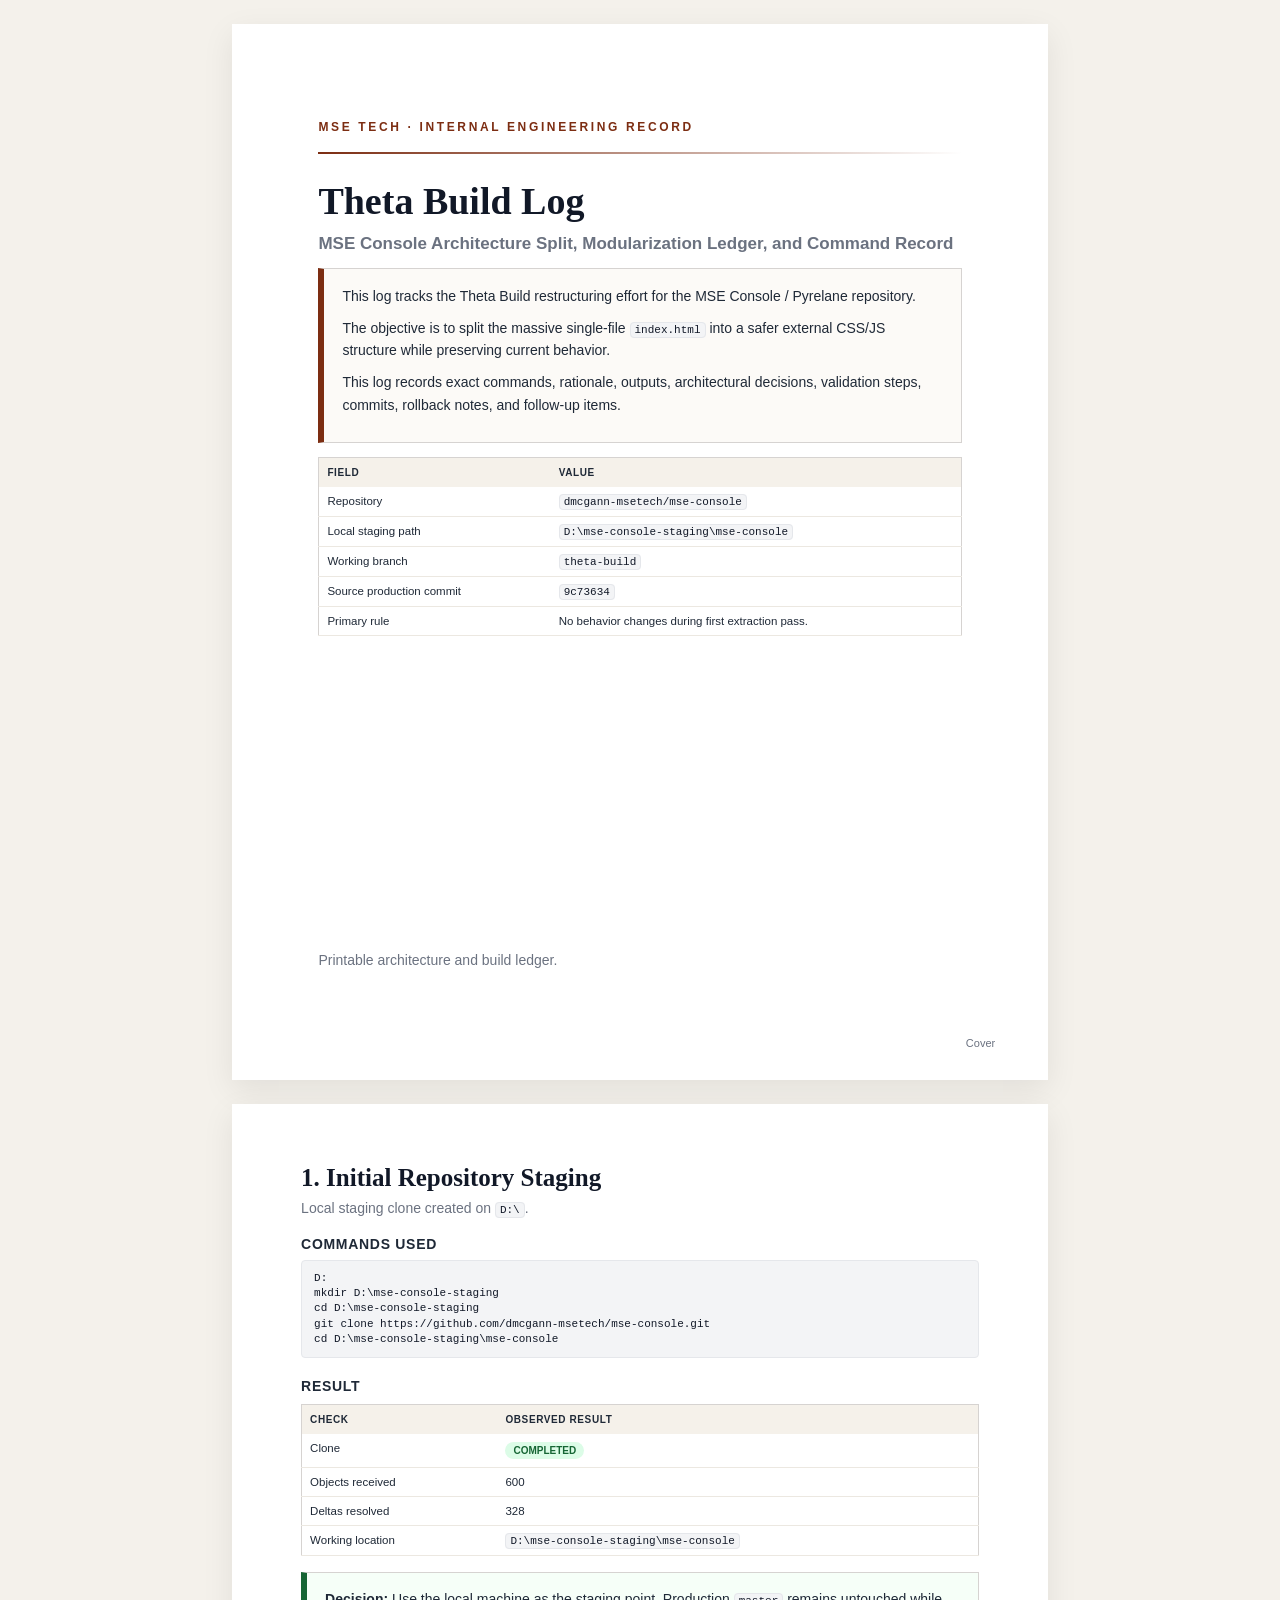
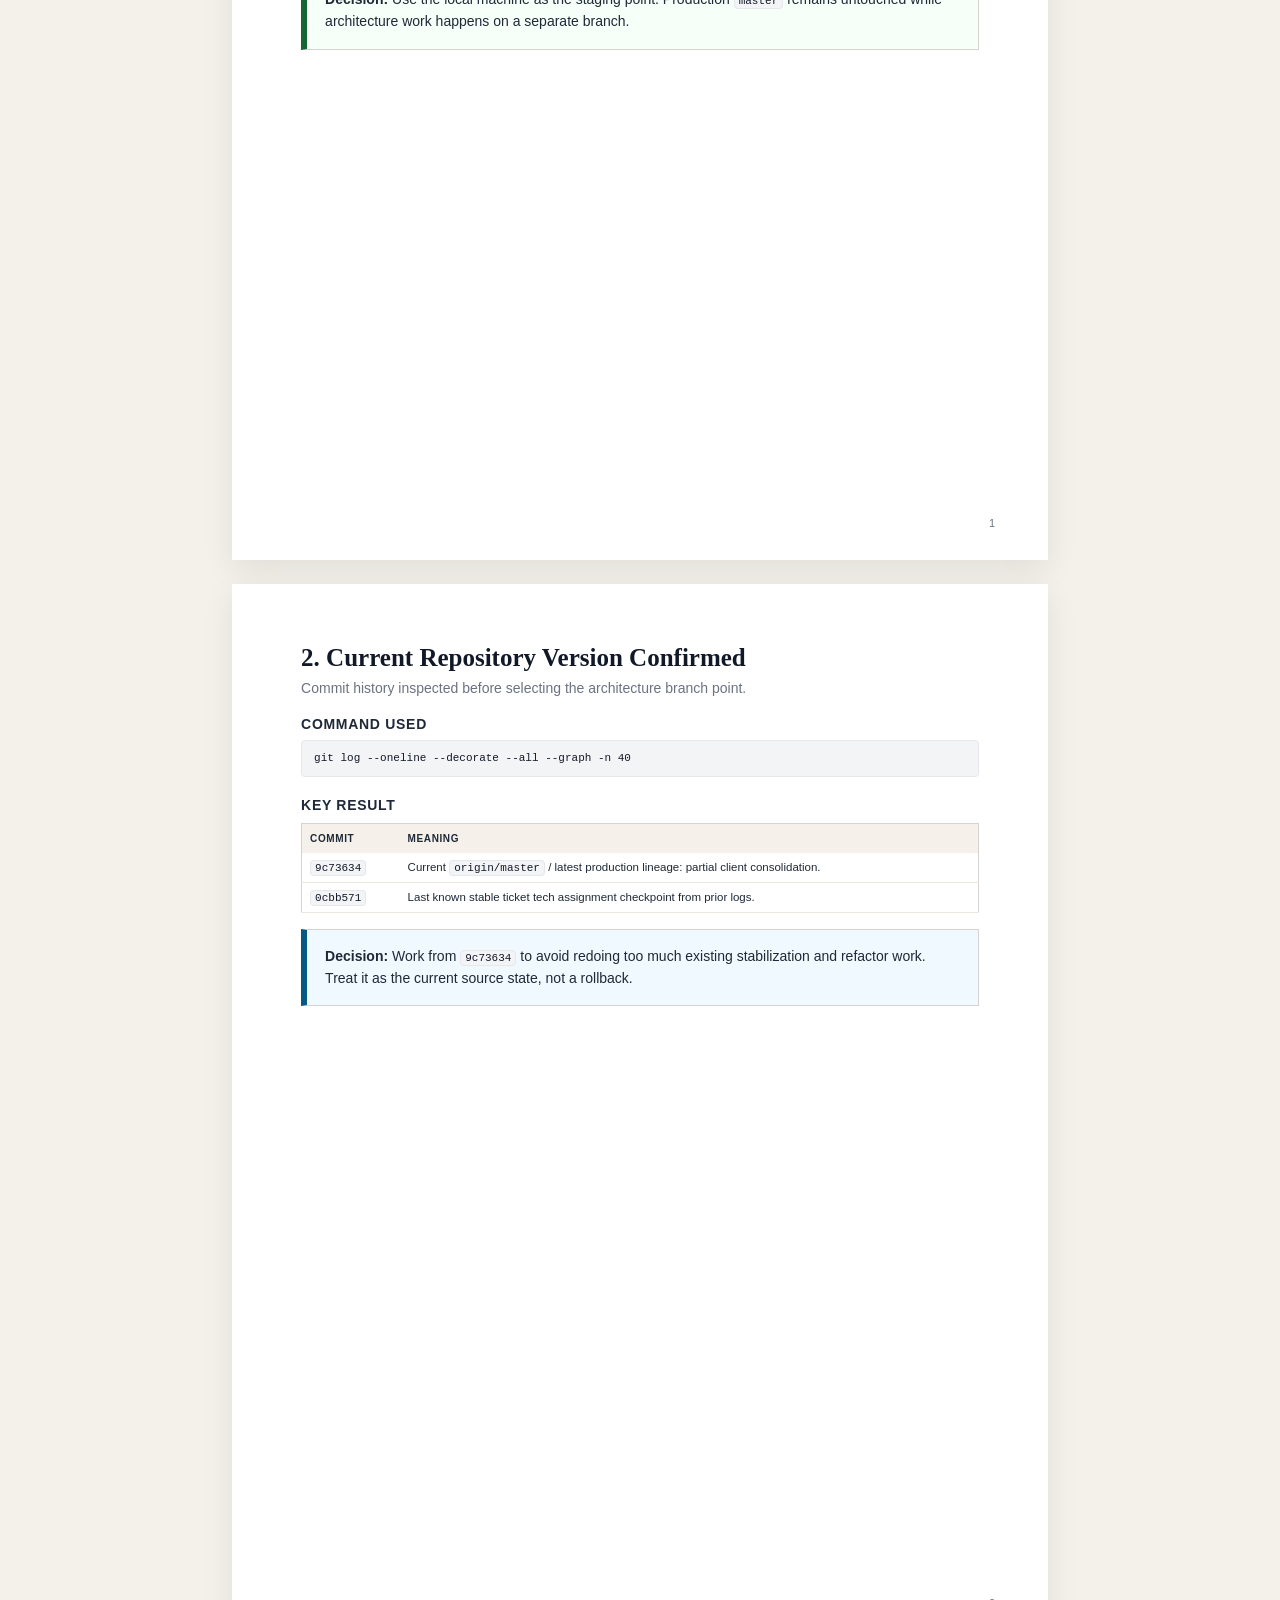
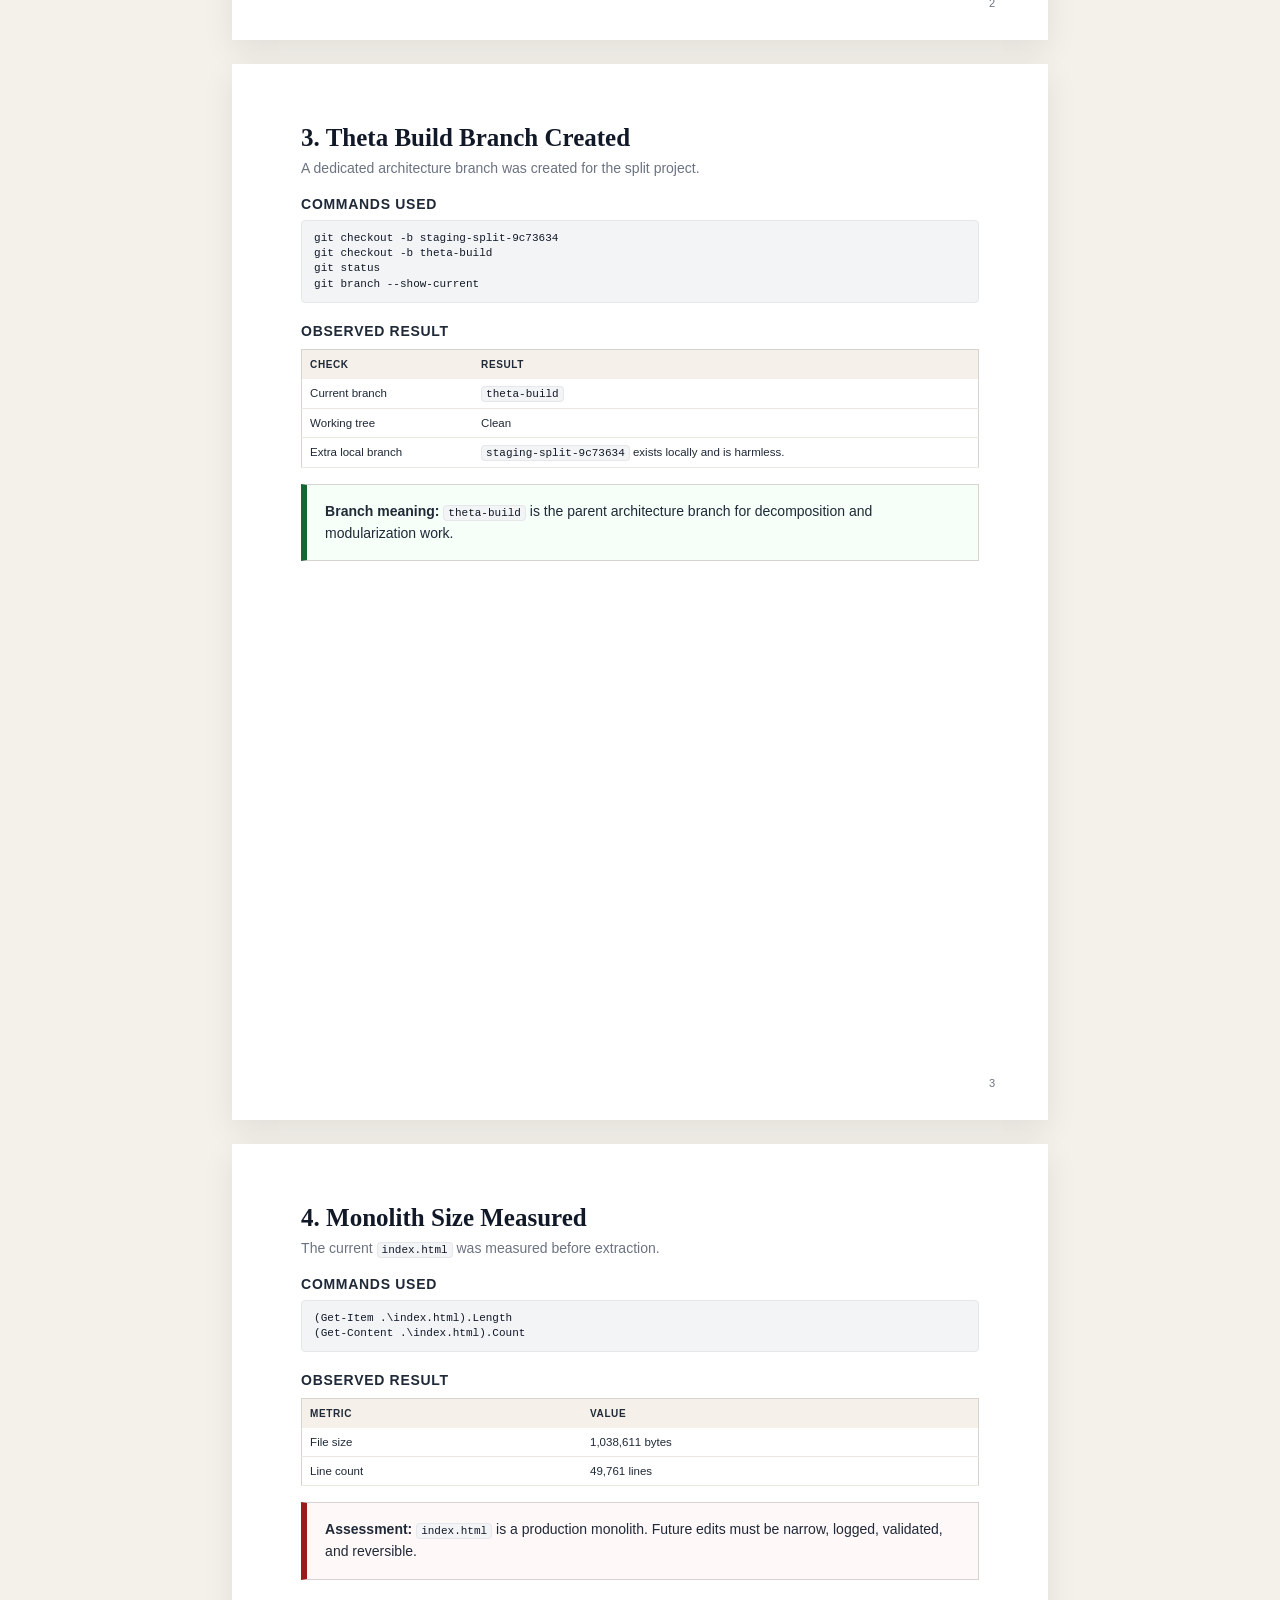
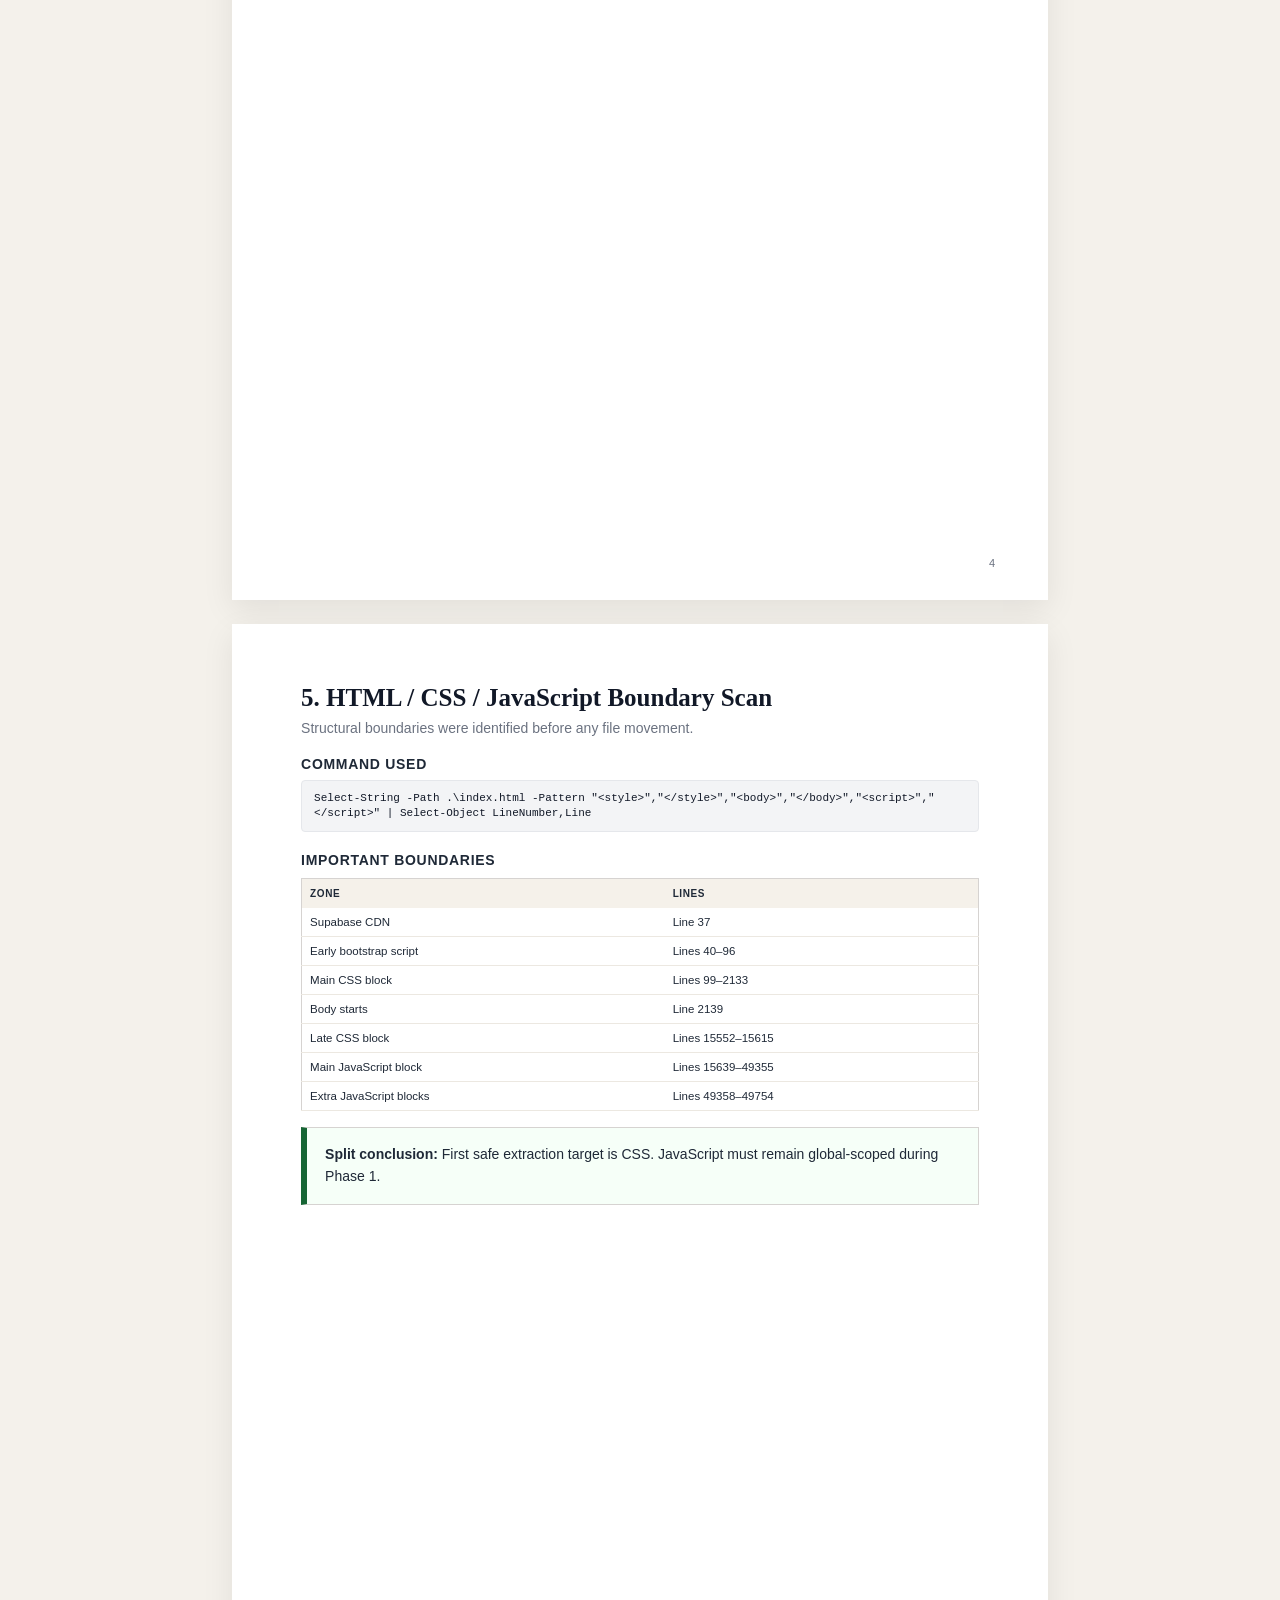
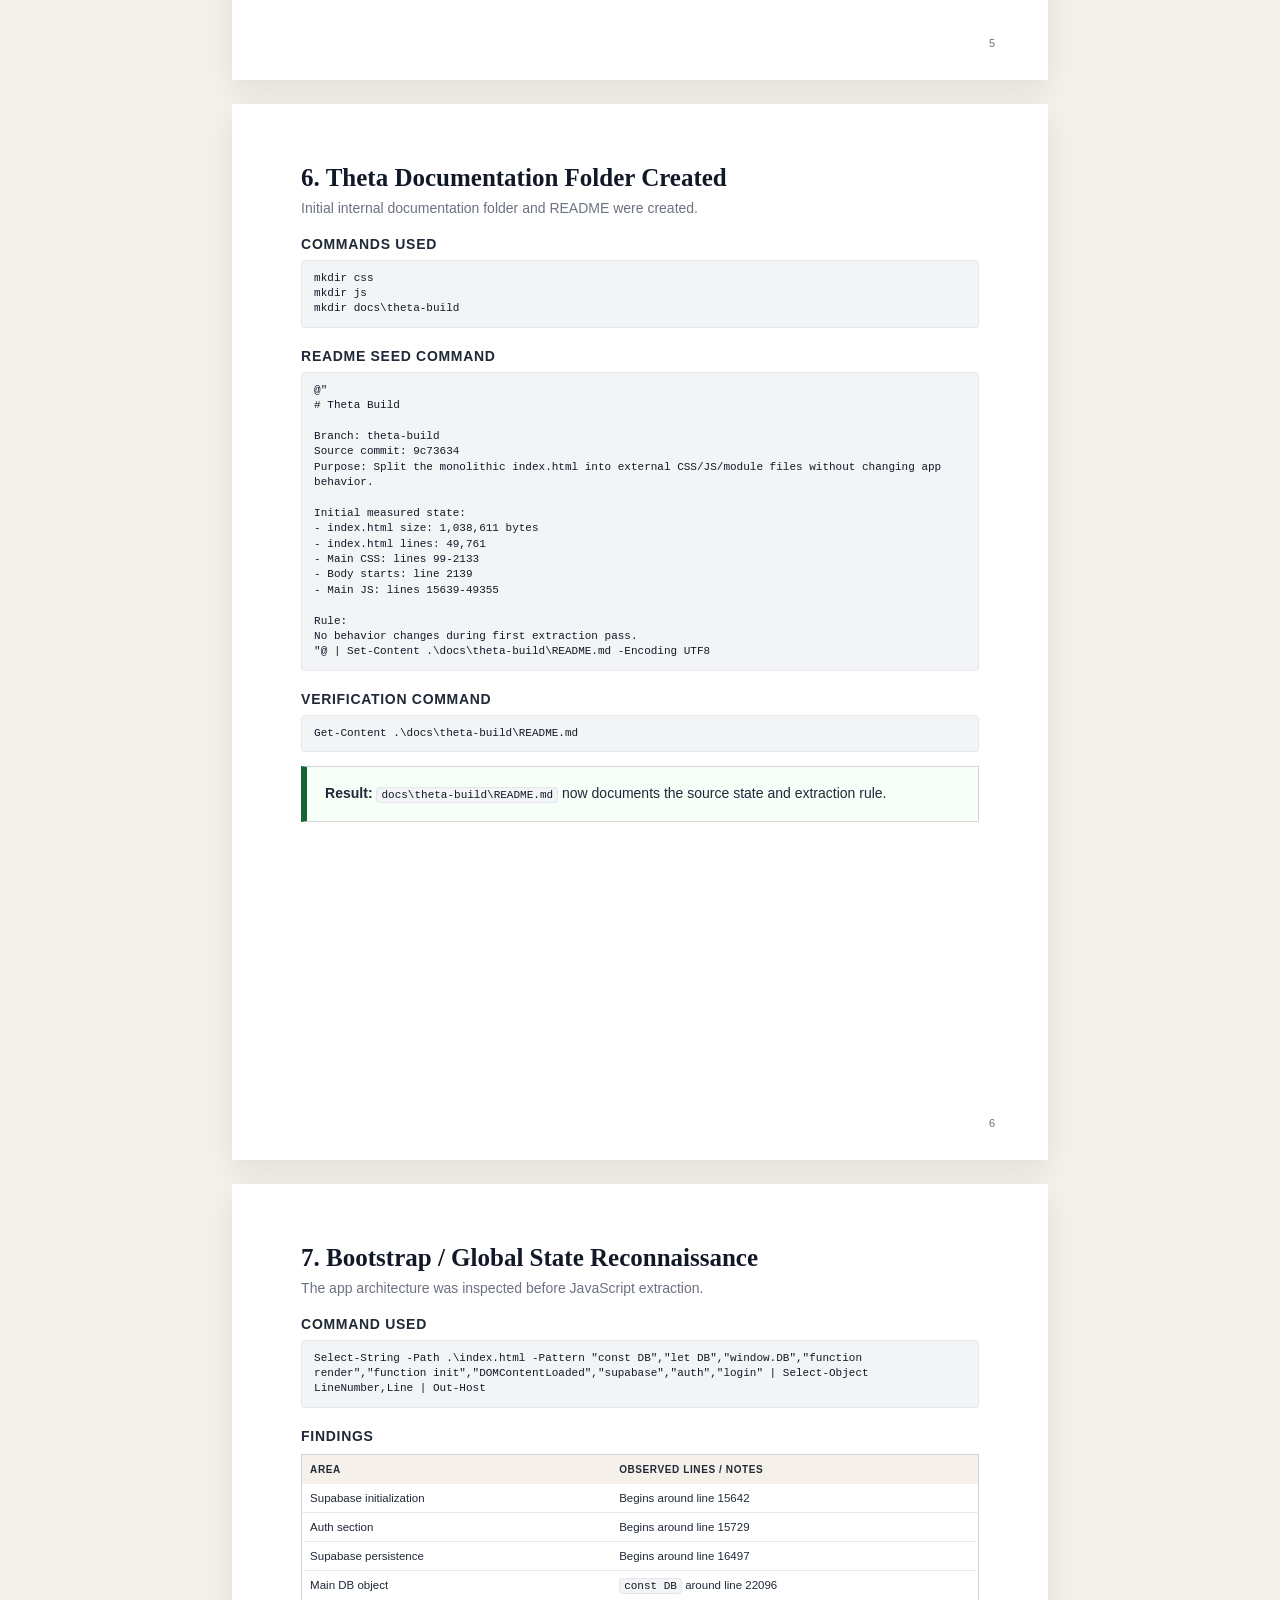
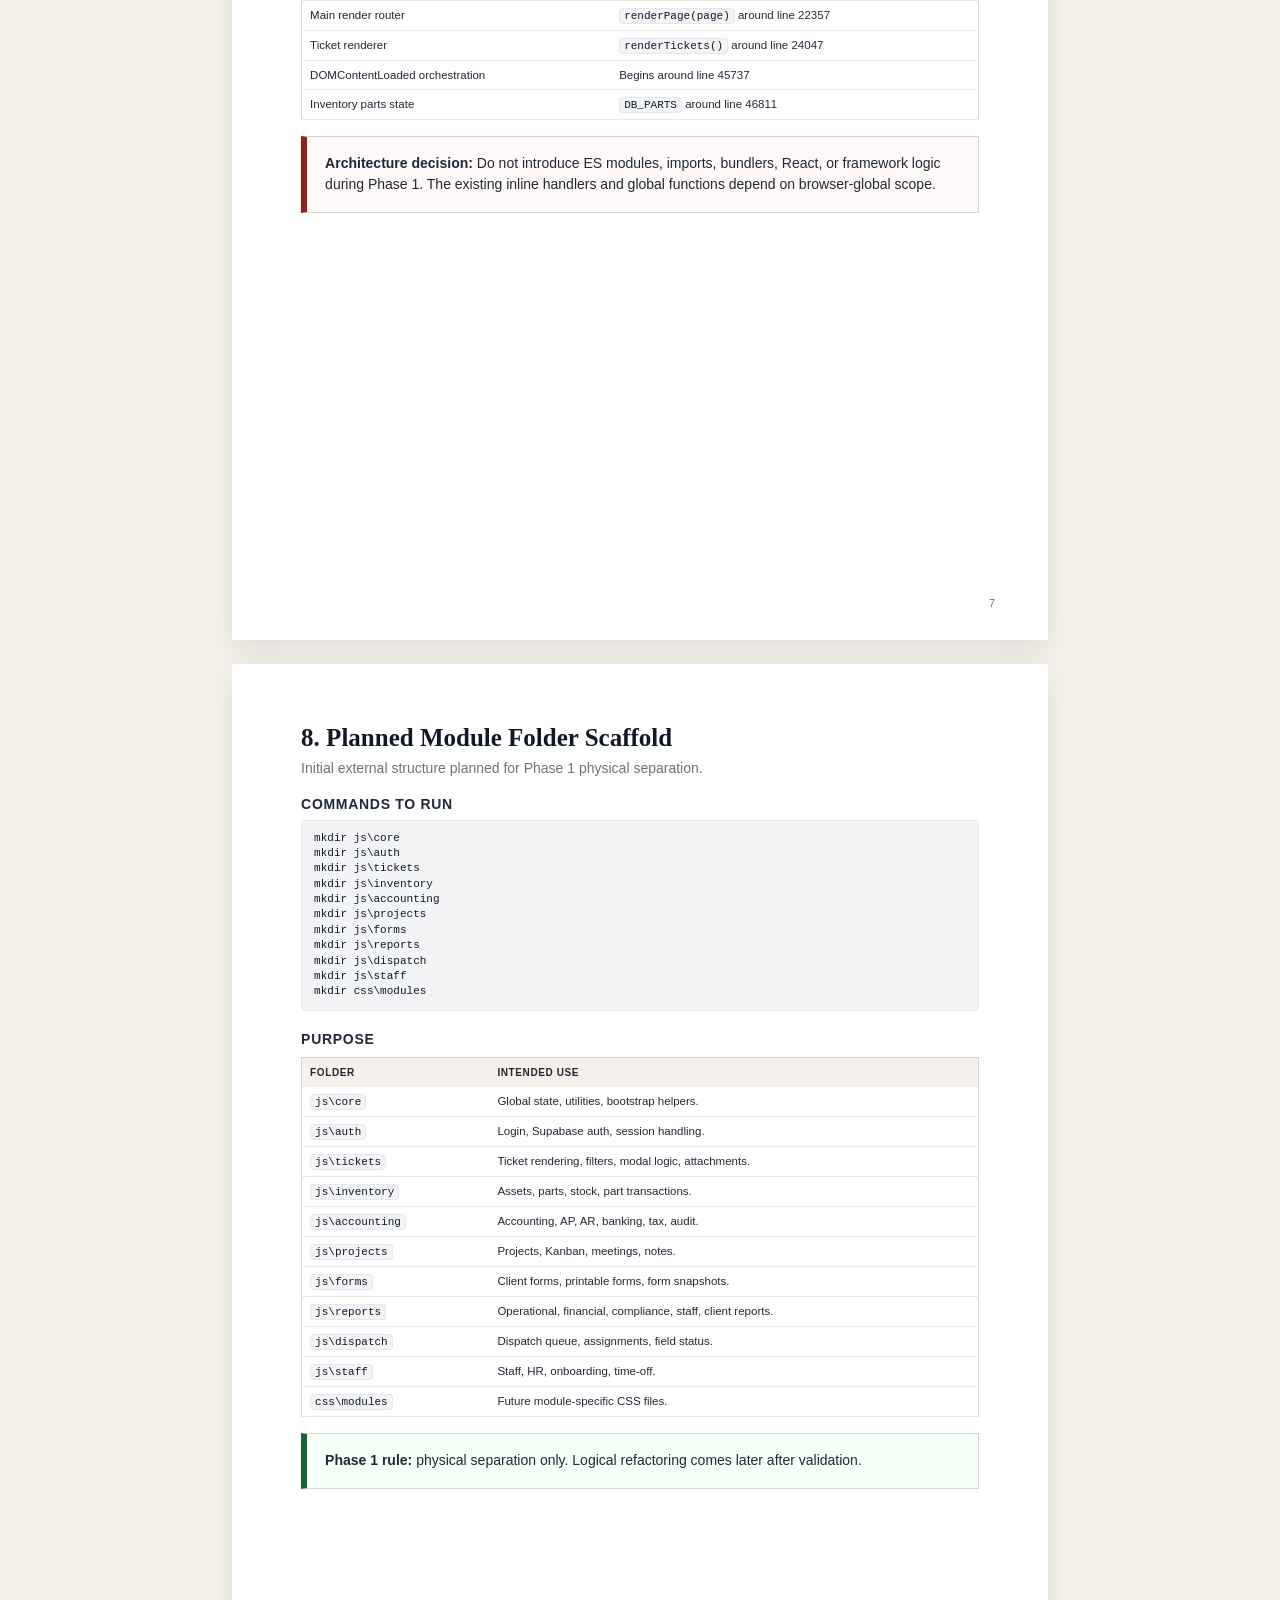
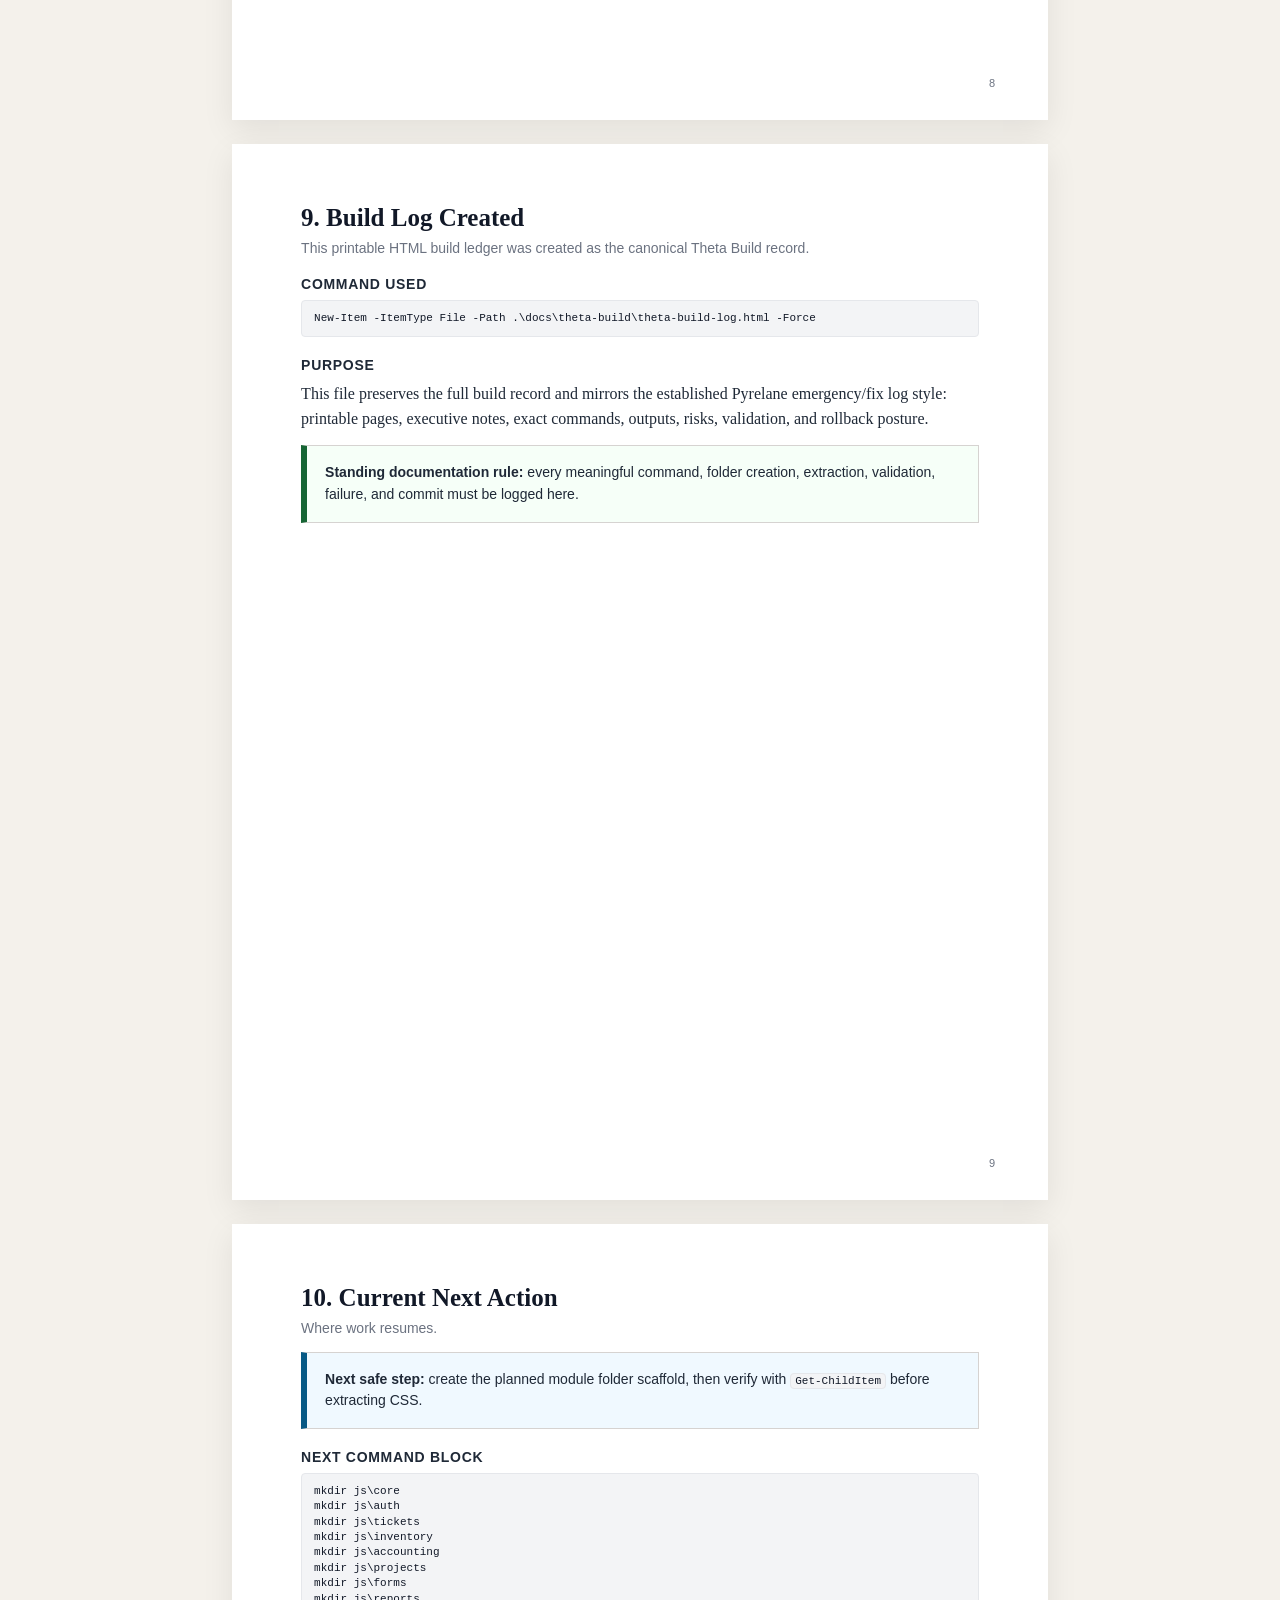
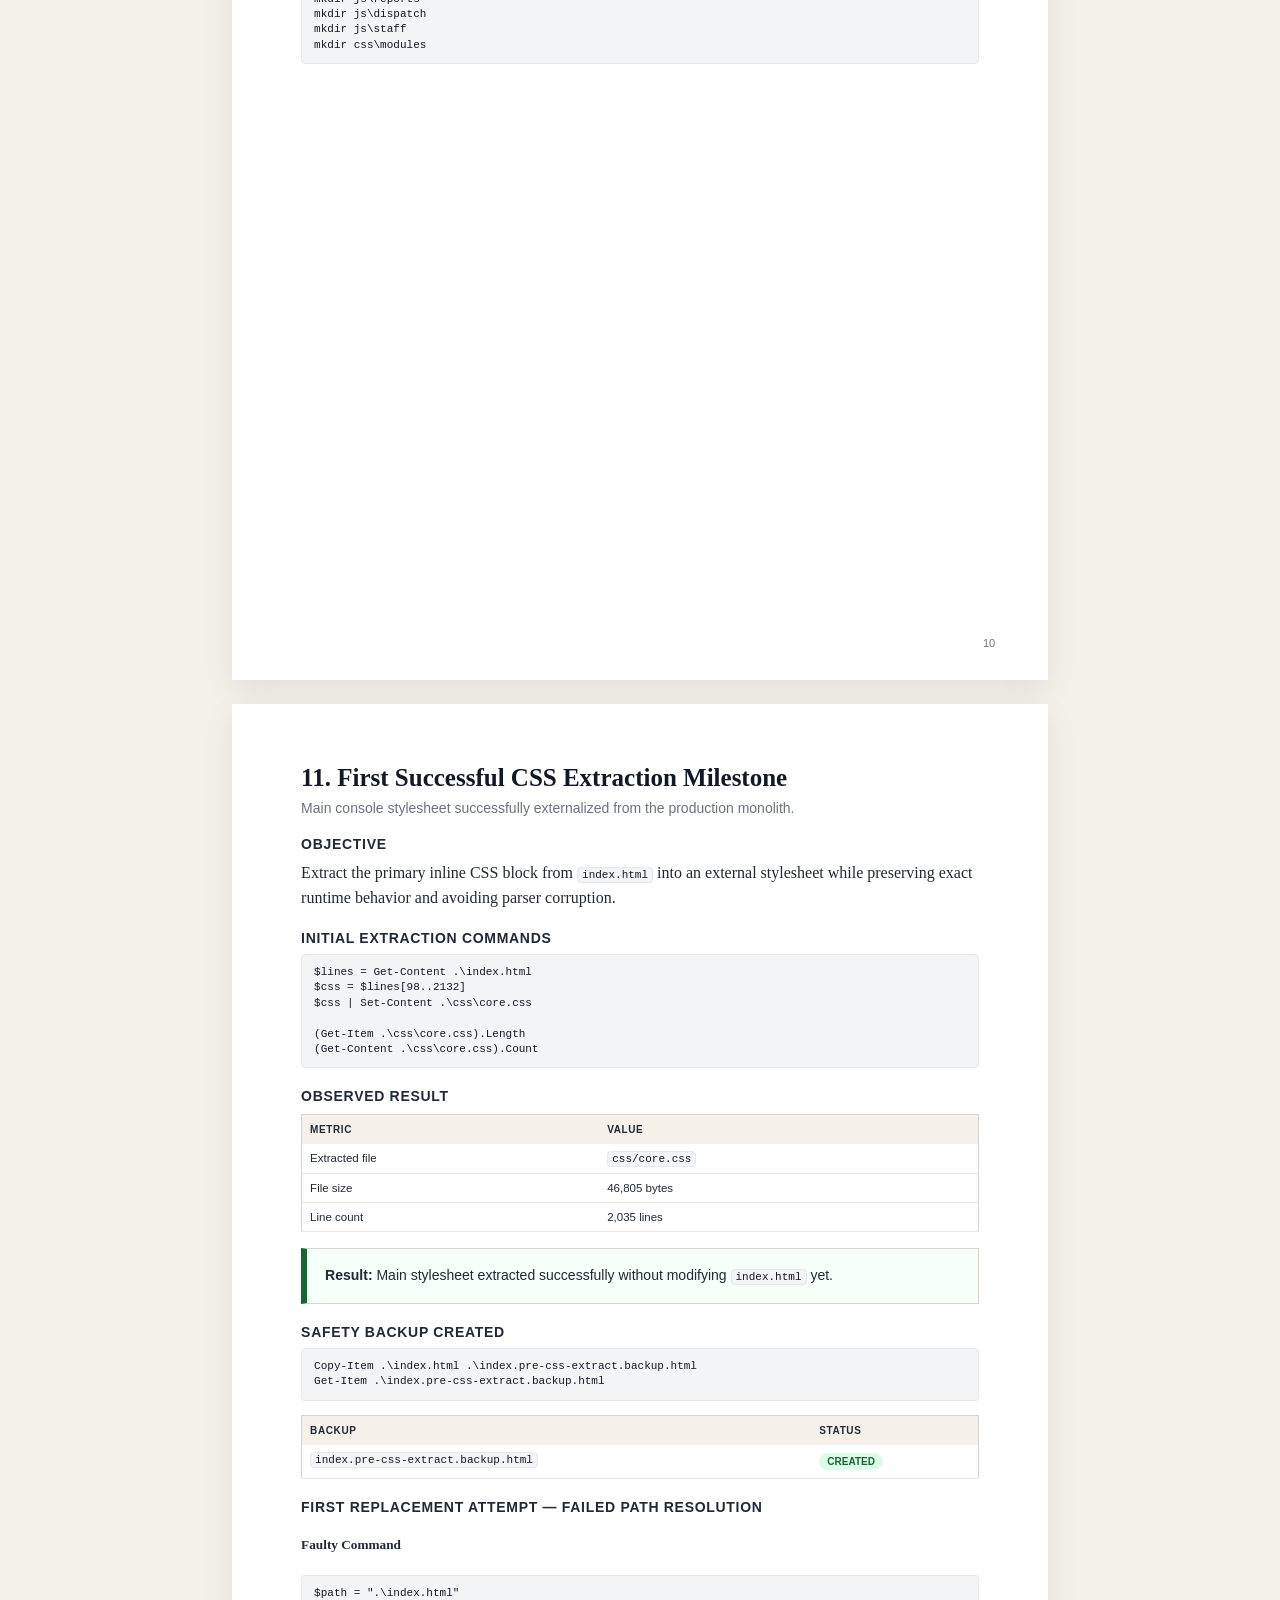
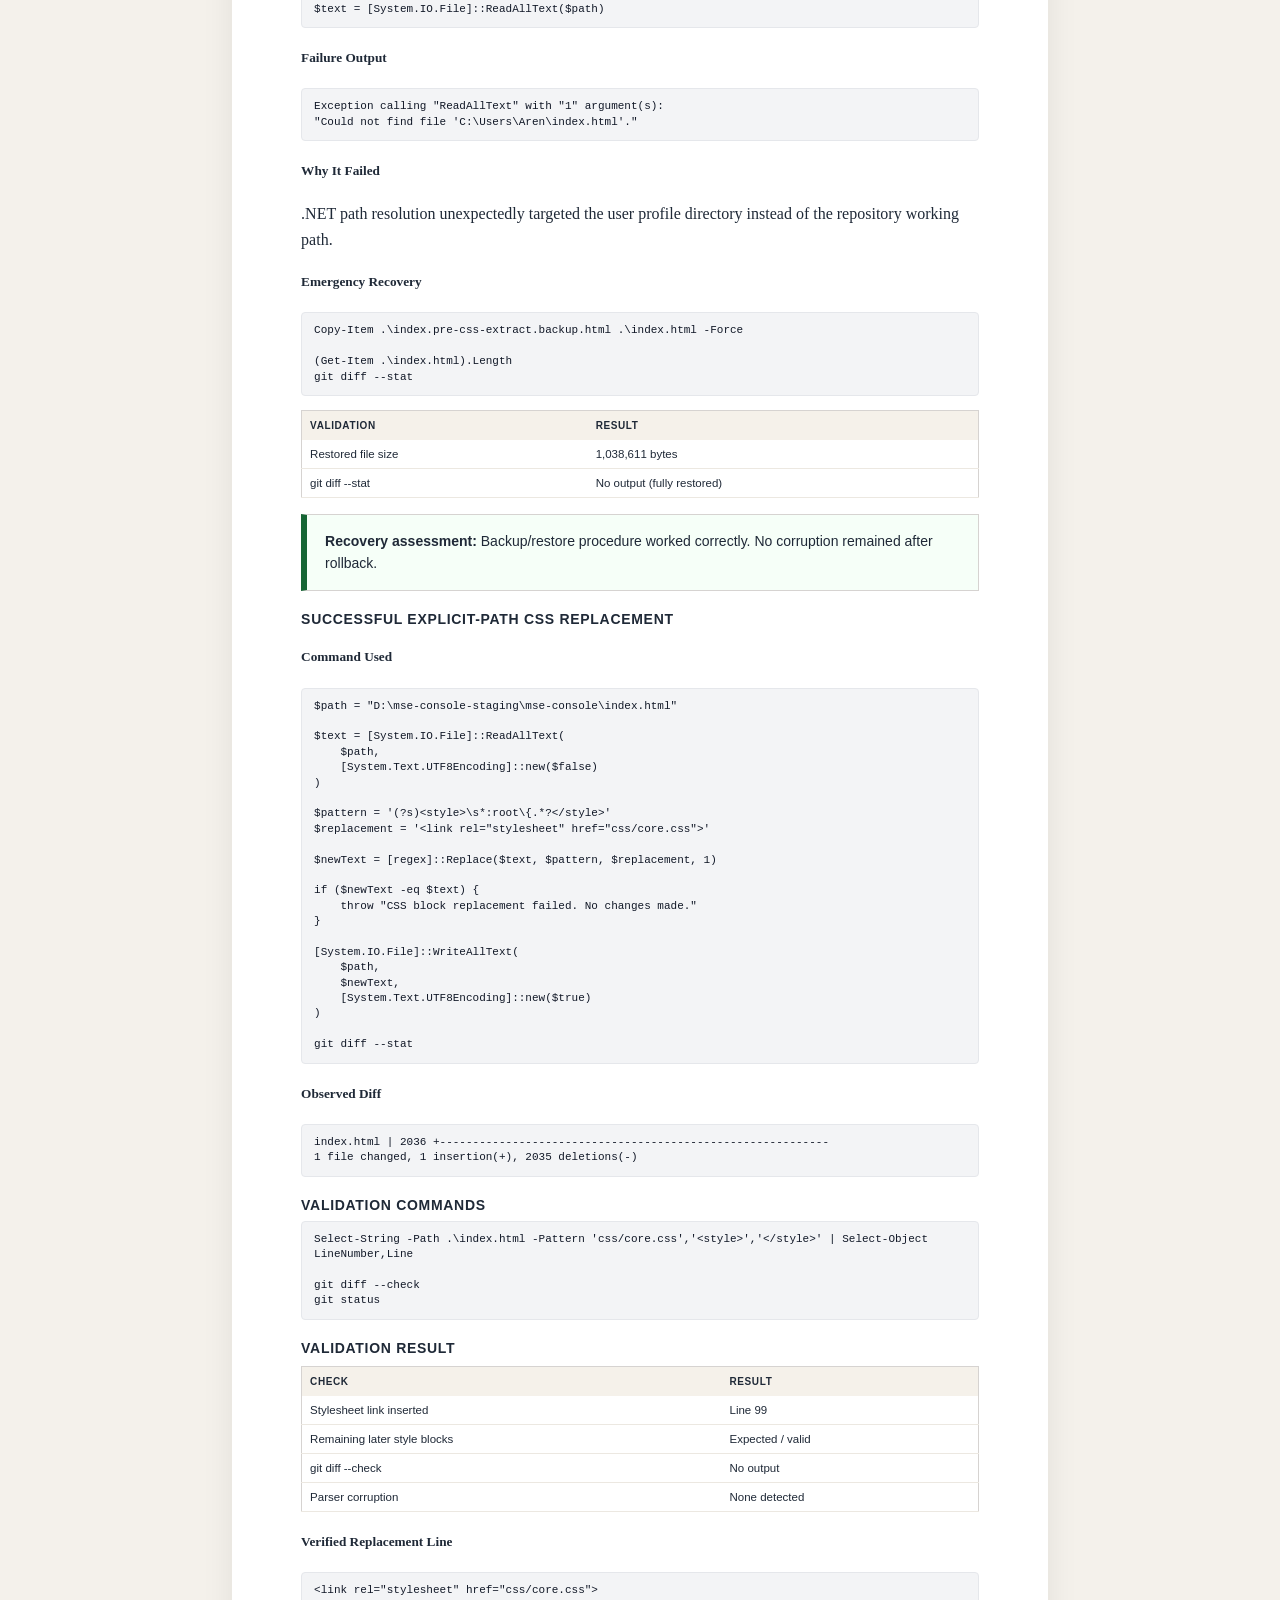
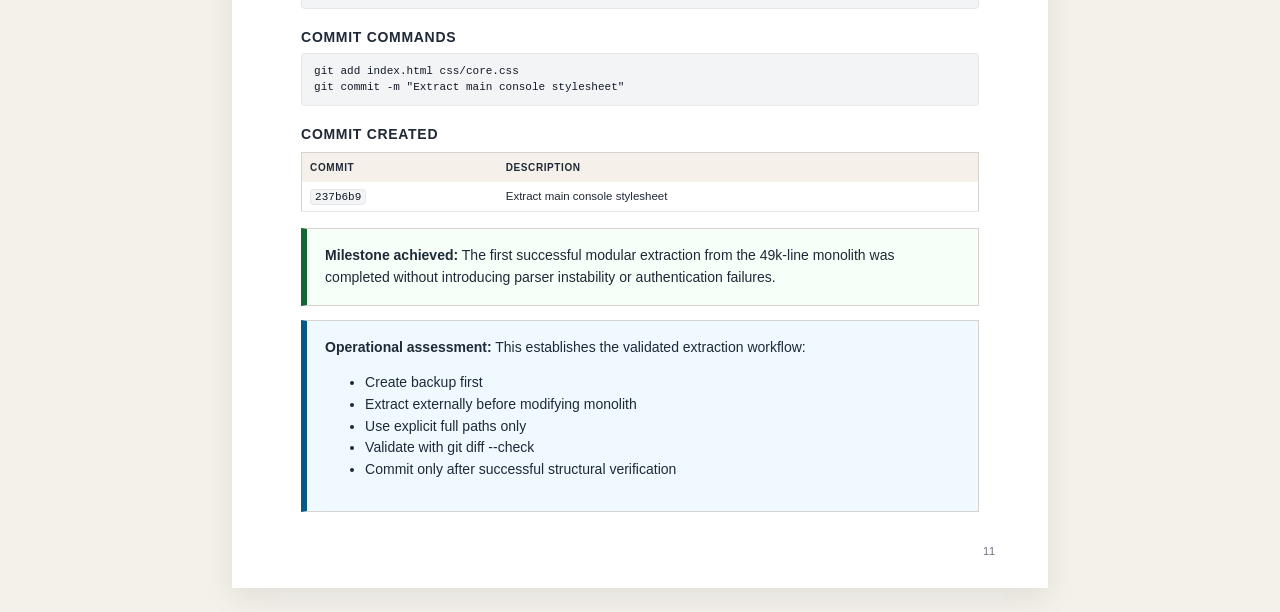
<file: _local-preserve-theta-20260610/theta-build-log.office-backup-20260602-071744.html>
﻿<!DOCTYPE html>
<html lang="en">
<head>
<meta charset="UTF-8">
<title>Theta Build Log - MSE Console Architecture Split</title>
<style>
:root{--bg:#f4f1eb;--paper:#fff;--ink:#1f2937;--muted:#6b7280;--line:#d6d3d1;--accent:#7c2d12;--soft:#fcfaf7;--code:#f3f4f6;--green:#166534;--blue:#075985;--red:#991b1b}
*{box-sizing:border-box}
body{margin:0;background:var(--bg);color:var(--ink);font-family:Georgia,"Times New Roman",serif}
.page{width:8.5in;min-height:11in;margin:24px auto;background:var(--paper);box-shadow:0 10px 30px rgba(0,0,0,.08);padding:.62in .72in .65in;position:relative}
.cover{padding:1in .9in;display:flex;flex-direction:column;justify-content:space-between}
.eyebrow{font:700 12px Arial,Helvetica,sans-serif;letter-spacing:.22em;text-transform:uppercase;color:var(--accent)}
.rule{height:2px;background:linear-gradient(90deg,var(--accent),transparent);margin:18px 0 28px}
h1{font-size:38px;line-height:1.05;margin:.15in 0 0;color:#111827}
h2{font:600 17px Arial,Helvetica,sans-serif;color:var(--muted);margin:12px 0 0}
h3{font-size:25px;margin:0 0 8px;color:#111827}
h4{margin:20px 0 8px;font:700 14px Arial,Helvetica,sans-serif;text-transform:uppercase;letter-spacing:.05em}
p{line-height:1.58;margin:0 0 10px}
.sub{font:14px Arial,Helvetica,sans-serif;color:var(--muted);margin:0 0 16px}
.summary,.note{border:1px solid var(--line);border-left:6px solid var(--accent);background:var(--soft);padding:16px 18px;margin:14px 0;font:14px/1.55 Arial,Helvetica,sans-serif}
.ok{border-left-color:var(--green);background:#f6fff8}
.warn{border-left-color:var(--red);background:#fff8f8}
.watch{border-left-color:var(--blue);background:#f0f9ff}
table{width:100%;border-collapse:collapse;font-family:Arial,Helvetica,sans-serif;font-size:11.5px;border:1px solid var(--line);background:#fff;margin:10px 0 16px}
th{background:#f5f1ea;padding:9px 8px;text-align:left;text-transform:uppercase;font-size:10px;letter-spacing:.06em}
td{padding:8px;border-bottom:1px solid #ece8e1;vertical-align:top}
code,pre{font-family:Consolas,Menlo,monospace;background:var(--code);border:1px solid #e5e7eb;border-radius:4px;color:#111827}
code{padding:1px 4px;font-size:11px}
pre{white-space:pre-wrap;word-break:break-word;padding:10px 12px;font-size:11px;line-height:1.4;margin:8px 0 14px}
.status{display:inline-block;border-radius:999px;padding:3px 8px;font:700 10px Arial,Helvetica,sans-serif;text-transform:uppercase}
.done{background:#dcfce7;color:#166534}.active{background:#e0f2fe;color:#075985}.pending{background:#fef3c7;color:#92400e}
.page-num{position:absolute;right:.55in;bottom:.32in;font:11px Arial,Helvetica,sans-serif;color:var(--muted)}
@page{size:letter;margin:.4in}
@media print{body{background:#fff}.page{margin:0 auto;box-shadow:none;page-break-after:always}.page:last-child{page-break-after:auto}}
</style>
</head>
<body>

<section class="page cover">
<div>
<div class="eyebrow">MSE Tech · Internal Engineering Record</div>
<div class="rule"></div>
<h1>Theta Build Log</h1>
<h2>MSE Console Architecture Split, Modularization Ledger, and Command Record</h2>
<div class="summary">
<p>This log tracks the Theta Build restructuring effort for the MSE Console / Pyrelane repository.</p>
<p>The objective is to split the massive single-file <code>index.html</code> into a safer external CSS/JS structure while preserving current behavior.</p>
<p>This log records exact commands, rationale, outputs, architectural decisions, validation steps, commits, rollback notes, and follow-up items.</p>
</div>
<table>
<tr><th>Field</th><th>Value</th></tr>
<tr><td>Repository</td><td><code>dmcgann-msetech/mse-console</code></td></tr>
<tr><td>Local staging path</td><td><code>D:\mse-console-staging\mse-console</code></td></tr>
<tr><td>Working branch</td><td><code>theta-build</code></td></tr>
<tr><td>Source production commit</td><td><code>9c73634</code></td></tr>
<tr><td>Primary rule</td><td>No behavior changes during first extraction pass.</td></tr>
</table>
</div>
<div class="sub">Printable architecture and build ledger.</div>
<div class="page-num">Cover</div>
</section>

<section class="page">
<h3>1. Initial Repository Staging</h3>
<p class="sub">Local staging clone created on <code>D:\</code>.</p>

<h4>Commands Used</h4>
<pre>D:
mkdir D:\mse-console-staging
cd D:\mse-console-staging
git clone https://github.com/dmcgann-msetech/mse-console.git
cd D:\mse-console-staging\mse-console</pre>

<h4>Result</h4>
<table>
<tr><th>Check</th><th>Observed Result</th></tr>
<tr><td>Clone</td><td><span class="status done">Completed</span></td></tr>
<tr><td>Objects received</td><td>600</td></tr>
<tr><td>Deltas resolved</td><td>328</td></tr>
<tr><td>Working location</td><td><code>D:\mse-console-staging\mse-console</code></td></tr>
</table>

<div class="note ok"><strong>Decision:</strong> Use the local machine as the staging point. Production <code>master</code> remains untouched while architecture work happens on a separate branch.</div>
<div class="page-num">1</div>
</section>

<section class="page">
<h3>2. Current Repository Version Confirmed</h3>
<p class="sub">Commit history inspected before selecting the architecture branch point.</p>

<h4>Command Used</h4>
<pre>git log --oneline --decorate --all --graph -n 40</pre>

<h4>Key Result</h4>
<table>
<tr><th>Commit</th><th>Meaning</th></tr>
<tr><td><code>9c73634</code></td><td>Current <code>origin/master</code> / latest production lineage: partial client consolidation.</td></tr>
<tr><td><code>0cbb571</code></td><td>Last known stable ticket tech assignment checkpoint from prior logs.</td></tr>
</table>

<div class="note watch"><strong>Decision:</strong> Work from <code>9c73634</code> to avoid redoing too much existing stabilization and refactor work. Treat it as the current source state, not a rollback.</div>
<div class="page-num">2</div>
</section>

<section class="page">
<h3>3. Theta Build Branch Created</h3>
<p class="sub">A dedicated architecture branch was created for the split project.</p>

<h4>Commands Used</h4>
<pre>git checkout -b staging-split-9c73634
git checkout -b theta-build
git status
git branch --show-current</pre>

<h4>Observed Result</h4>
<table>
<tr><th>Check</th><th>Result</th></tr>
<tr><td>Current branch</td><td><code>theta-build</code></td></tr>
<tr><td>Working tree</td><td>Clean</td></tr>
<tr><td>Extra local branch</td><td><code>staging-split-9c73634</code> exists locally and is harmless.</td></tr>
</table>

<div class="note ok"><strong>Branch meaning:</strong> <code>theta-build</code> is the parent architecture branch for decomposition and modularization work.</div>
<div class="page-num">3</div>
</section>

<section class="page">
<h3>4. Monolith Size Measured</h3>
<p class="sub">The current <code>index.html</code> was measured before extraction.</p>

<h4>Commands Used</h4>
<pre>(Get-Item .\index.html).Length
(Get-Content .\index.html).Count</pre>

<h4>Observed Result</h4>
<table>
<tr><th>Metric</th><th>Value</th></tr>
<tr><td>File size</td><td>1,038,611 bytes</td></tr>
<tr><td>Line count</td><td>49,761 lines</td></tr>
</table>

<div class="note warn"><strong>Assessment:</strong> <code>index.html</code> is a production monolith. Future edits must be narrow, logged, validated, and reversible.</div>
<div class="page-num">4</div>
</section>

<section class="page">
<h3>5. HTML / CSS / JavaScript Boundary Scan</h3>
<p class="sub">Structural boundaries were identified before any file movement.</p>

<h4>Command Used</h4>
<pre>Select-String -Path .\index.html -Pattern "&lt;style&gt;","&lt;/style&gt;","&lt;body&gt;","&lt;/body&gt;","&lt;script&gt;","&lt;/script&gt;" | Select-Object LineNumber,Line</pre>

<h4>Important Boundaries</h4>
<table>
<tr><th>Zone</th><th>Lines</th></tr>
<tr><td>Supabase CDN</td><td>Line 37</td></tr>
<tr><td>Early bootstrap script</td><td>Lines 40–96</td></tr>
<tr><td>Main CSS block</td><td>Lines 99–2133</td></tr>
<tr><td>Body starts</td><td>Line 2139</td></tr>
<tr><td>Late CSS block</td><td>Lines 15552–15615</td></tr>
<tr><td>Main JavaScript block</td><td>Lines 15639–49355</td></tr>
<tr><td>Extra JavaScript blocks</td><td>Lines 49358–49754</td></tr>
</table>

<div class="note ok"><strong>Split conclusion:</strong> First safe extraction target is CSS. JavaScript must remain global-scoped during Phase 1.</div>
<div class="page-num">5</div>
</section>

<section class="page">
<h3>6. Theta Documentation Folder Created</h3>
<p class="sub">Initial internal documentation folder and README were created.</p>

<h4>Commands Used</h4>
<pre>mkdir css
mkdir js
mkdir docs\theta-build</pre>

<h4>README Seed Command</h4>
<pre>@"
# Theta Build

Branch: theta-build
Source commit: 9c73634
Purpose: Split the monolithic index.html into external CSS/JS/module files without changing app behavior.

Initial measured state:
- index.html size: 1,038,611 bytes
- index.html lines: 49,761
- Main CSS: lines 99-2133
- Body starts: line 2139
- Main JS: lines 15639-49355

Rule:
No behavior changes during first extraction pass.
"@ | Set-Content .\docs\theta-build\README.md -Encoding UTF8</pre>

<h4>Verification Command</h4>
<pre>Get-Content .\docs\theta-build\README.md</pre>

<div class="note ok"><strong>Result:</strong> <code>docs\theta-build\README.md</code> now documents the source state and extraction rule.</div>
<div class="page-num">6</div>
</section>

<section class="page">
<h3>7. Bootstrap / Global State Reconnaissance</h3>
<p class="sub">The app architecture was inspected before JavaScript extraction.</p>

<h4>Command Used</h4>
<pre>Select-String -Path .\index.html -Pattern "const DB","let DB","window.DB","function render","function init","DOMContentLoaded","supabase","auth","login" | Select-Object LineNumber,Line | Out-Host</pre>

<h4>Findings</h4>
<table>
<tr><th>Area</th><th>Observed Lines / Notes</th></tr>
<tr><td>Supabase initialization</td><td>Begins around line 15642</td></tr>
<tr><td>Auth section</td><td>Begins around line 15729</td></tr>
<tr><td>Supabase persistence</td><td>Begins around line 16497</td></tr>
<tr><td>Main DB object</td><td><code>const DB</code> around line 22096</td></tr>
<tr><td>Main render router</td><td><code>renderPage(page)</code> around line 22357</td></tr>
<tr><td>Ticket renderer</td><td><code>renderTickets()</code> around line 24047</td></tr>
<tr><td>DOMContentLoaded orchestration</td><td>Begins around line 45737</td></tr>
<tr><td>Inventory parts state</td><td><code>DB_PARTS</code> around line 46811</td></tr>
</table>

<div class="note warn"><strong>Architecture decision:</strong> Do not introduce ES modules, imports, bundlers, React, or framework logic during Phase 1. The existing inline handlers and global functions depend on browser-global scope.</div>
<div class="page-num">7</div>
</section>

<section class="page">
<h3>8. Planned Module Folder Scaffold</h3>
<p class="sub">Initial external structure planned for Phase 1 physical separation.</p>

<h4>Commands To Run</h4>
<pre>mkdir js\core
mkdir js\auth
mkdir js\tickets
mkdir js\inventory
mkdir js\accounting
mkdir js\projects
mkdir js\forms
mkdir js\reports
mkdir js\dispatch
mkdir js\staff
mkdir css\modules</pre>

<h4>Purpose</h4>
<table>
<tr><th>Folder</th><th>Intended Use</th></tr>
<tr><td><code>js\core</code></td><td>Global state, utilities, bootstrap helpers.</td></tr>
<tr><td><code>js\auth</code></td><td>Login, Supabase auth, session handling.</td></tr>
<tr><td><code>js\tickets</code></td><td>Ticket rendering, filters, modal logic, attachments.</td></tr>
<tr><td><code>js\inventory</code></td><td>Assets, parts, stock, part transactions.</td></tr>
<tr><td><code>js\accounting</code></td><td>Accounting, AP, AR, banking, tax, audit.</td></tr>
<tr><td><code>js\projects</code></td><td>Projects, Kanban, meetings, notes.</td></tr>
<tr><td><code>js\forms</code></td><td>Client forms, printable forms, form snapshots.</td></tr>
<tr><td><code>js\reports</code></td><td>Operational, financial, compliance, staff, client reports.</td></tr>
<tr><td><code>js\dispatch</code></td><td>Dispatch queue, assignments, field status.</td></tr>
<tr><td><code>js\staff</code></td><td>Staff, HR, onboarding, time-off.</td></tr>
<tr><td><code>css\modules</code></td><td>Future module-specific CSS files.</td></tr>
</table>

<div class="note ok"><strong>Phase 1 rule:</strong> physical separation only. Logical refactoring comes later after validation.</div>
<div class="page-num">8</div>
</section>

<section class="page">
<h3>9. Build Log Created</h3>
<p class="sub">This printable HTML build ledger was created as the canonical Theta Build record.</p>

<h4>Command Used</h4>
<pre>New-Item -ItemType File -Path .\docs\theta-build\theta-build-log.html -Force</pre>

<h4>Purpose</h4>
<p>This file preserves the full build record and mirrors the established Pyrelane emergency/fix log style: printable pages, executive notes, exact commands, outputs, risks, validation, and rollback posture.</p>

<div class="note ok"><strong>Standing documentation rule:</strong> every meaningful command, folder creation, extraction, validation, failure, and commit must be logged here.</div>
<div class="page-num">9</div>
</section>

<section class="page">
<h3>10. Current Next Action</h3>
<p class="sub">Where work resumes.</p>

<div class="note watch">
<strong>Next safe step:</strong> create the planned module folder scaffold, then verify with <code>Get-ChildItem</code> before extracting CSS.
</div>

<h4>Next Command Block</h4>
<pre>mkdir js\core
mkdir js\auth
mkdir js\tickets
mkdir js\inventory
mkdir js\accounting
mkdir js\projects
mkdir js\forms
mkdir js\reports
mkdir js\dispatch
mkdir js\staff
mkdir css\modules</pre>

<div class="page-num">10</div>
</section>


<section class="page">
<h3>11. First Successful CSS Extraction Milestone</h3>
<p class="sub">Main console stylesheet successfully externalized from the production monolith.</p>

<h4>Objective</h4>
<p>Extract the primary inline CSS block from <code>index.html</code> into an external stylesheet while preserving exact runtime behavior and avoiding parser corruption.</p>

<h4>Initial Extraction Commands</h4>
<pre>$lines = Get-Content .\index.html
$css = $lines[98..2132]
$css | Set-Content .\css\core.css

(Get-Item .\css\core.css).Length
(Get-Content .\css\core.css).Count</pre>

<h4>Observed Result</h4>
<table>
<tr><th>Metric</th><th>Value</th></tr>
<tr><td>Extracted file</td><td><code>css/core.css</code></td></tr>
<tr><td>File size</td><td>46,805 bytes</td></tr>
<tr><td>Line count</td><td>2,035 lines</td></tr>
</table>

<div class="note ok">
<strong>Result:</strong> Main stylesheet extracted successfully without modifying <code>index.html</code> yet.
</div>

<h4>Safety Backup Created</h4>
<pre>Copy-Item .\index.html .\index.pre-css-extract.backup.html
Get-Item .\index.pre-css-extract.backup.html</pre>

<table>
<tr><th>Backup</th><th>Status</th></tr>
<tr><td><code>index.pre-css-extract.backup.html</code></td><td><span class="status done">Created</span></td></tr>
</table>

<h4>First Replacement Attempt — Failed Path Resolution</h4>

<h5>Faulty Command</h5>
<pre>$path = ".\index.html"
$text = [System.IO.File]::ReadAllText($path)</pre>

<h5>Failure Output</h5>
<pre>Exception calling "ReadAllText" with "1" argument(s):
"Could not find file 'C:\Users\Aren\index.html'."</pre>

<h5>Why It Failed</h5>
<p>.NET path resolution unexpectedly targeted the user profile directory instead of the repository working path.</p>

<h5>Emergency Recovery</h5>
<pre>Copy-Item .\index.pre-css-extract.backup.html .\index.html -Force

(Get-Item .\index.html).Length
git diff --stat</pre>

<table>
<tr><th>Validation</th><th>Result</th></tr>
<tr><td>Restored file size</td><td>1,038,611 bytes</td></tr>
<tr><td>git diff --stat</td><td>No output (fully restored)</td></tr>
</table>

<div class="note ok">
<strong>Recovery assessment:</strong> Backup/restore procedure worked correctly. No corruption remained after rollback.
</div>

<h4>Successful Explicit-Path CSS Replacement</h4>

<h5>Command Used</h5>
<pre>$path = "D:\mse-console-staging\mse-console\index.html"

$text = [System.IO.File]::ReadAllText(
    $path,
    [System.Text.UTF8Encoding]::new($false)
)

$pattern = '(?s)&lt;style&gt;\s*:root\{.*?&lt;/style&gt;'
$replacement = '&lt;link rel="stylesheet" href="css/core.css"&gt;'

$newText = [regex]::Replace($text, $pattern, $replacement, 1)

if ($newText -eq $text) {
    throw "CSS block replacement failed. No changes made."
}

[System.IO.File]::WriteAllText(
    $path,
    $newText,
    [System.Text.UTF8Encoding]::new($true)
)

git diff --stat</pre>

<h5>Observed Diff</h5>
<pre>index.html | 2036 +-----------------------------------------------------------
1 file changed, 1 insertion(+), 2035 deletions(-)</pre>

<h4>Validation Commands</h4>
<pre>Select-String -Path .\index.html -Pattern 'css/core.css','&lt;style&gt;','&lt;/style&gt;' | Select-Object LineNumber,Line

git diff --check
git status</pre>

<h4>Validation Result</h4>
<table>
<tr><th>Check</th><th>Result</th></tr>
<tr><td>Stylesheet link inserted</td><td>Line 99</td></tr>
<tr><td>Remaining later style blocks</td><td>Expected / valid</td></tr>
<tr><td>git diff --check</td><td>No output</td></tr>
<tr><td>Parser corruption</td><td>None detected</td></tr>
</table>

<h5>Verified Replacement Line</h5>
<pre>&lt;link rel="stylesheet" href="css/core.css"&gt;</pre>

<h4>Commit Commands</h4>
<pre>git add index.html css/core.css
git commit -m "Extract main console stylesheet"</pre>

<h4>Commit Created</h4>
<table>
<tr><th>Commit</th><th>Description</th></tr>
<tr><td><code>237b6b9</code></td><td>Extract main console stylesheet</td></tr>
</table>

<div class="note ok">
<strong>Milestone achieved:</strong>
The first successful modular extraction from the 49k-line monolith was completed without introducing parser instability or authentication failures.
</div>

<div class="note watch">
<strong>Operational assessment:</strong>
This establishes the validated extraction workflow:
<ul>
<li>Create backup first</li>
<li>Extract externally before modifying monolith</li>
<li>Use explicit full paths only</li>
<li>Validate with git diff --check</li>
<li>Commit only after successful structural verification</li>
</ul>
</div>

<div class="page-num">11</div>
</section>


</body>
</html>
</file>
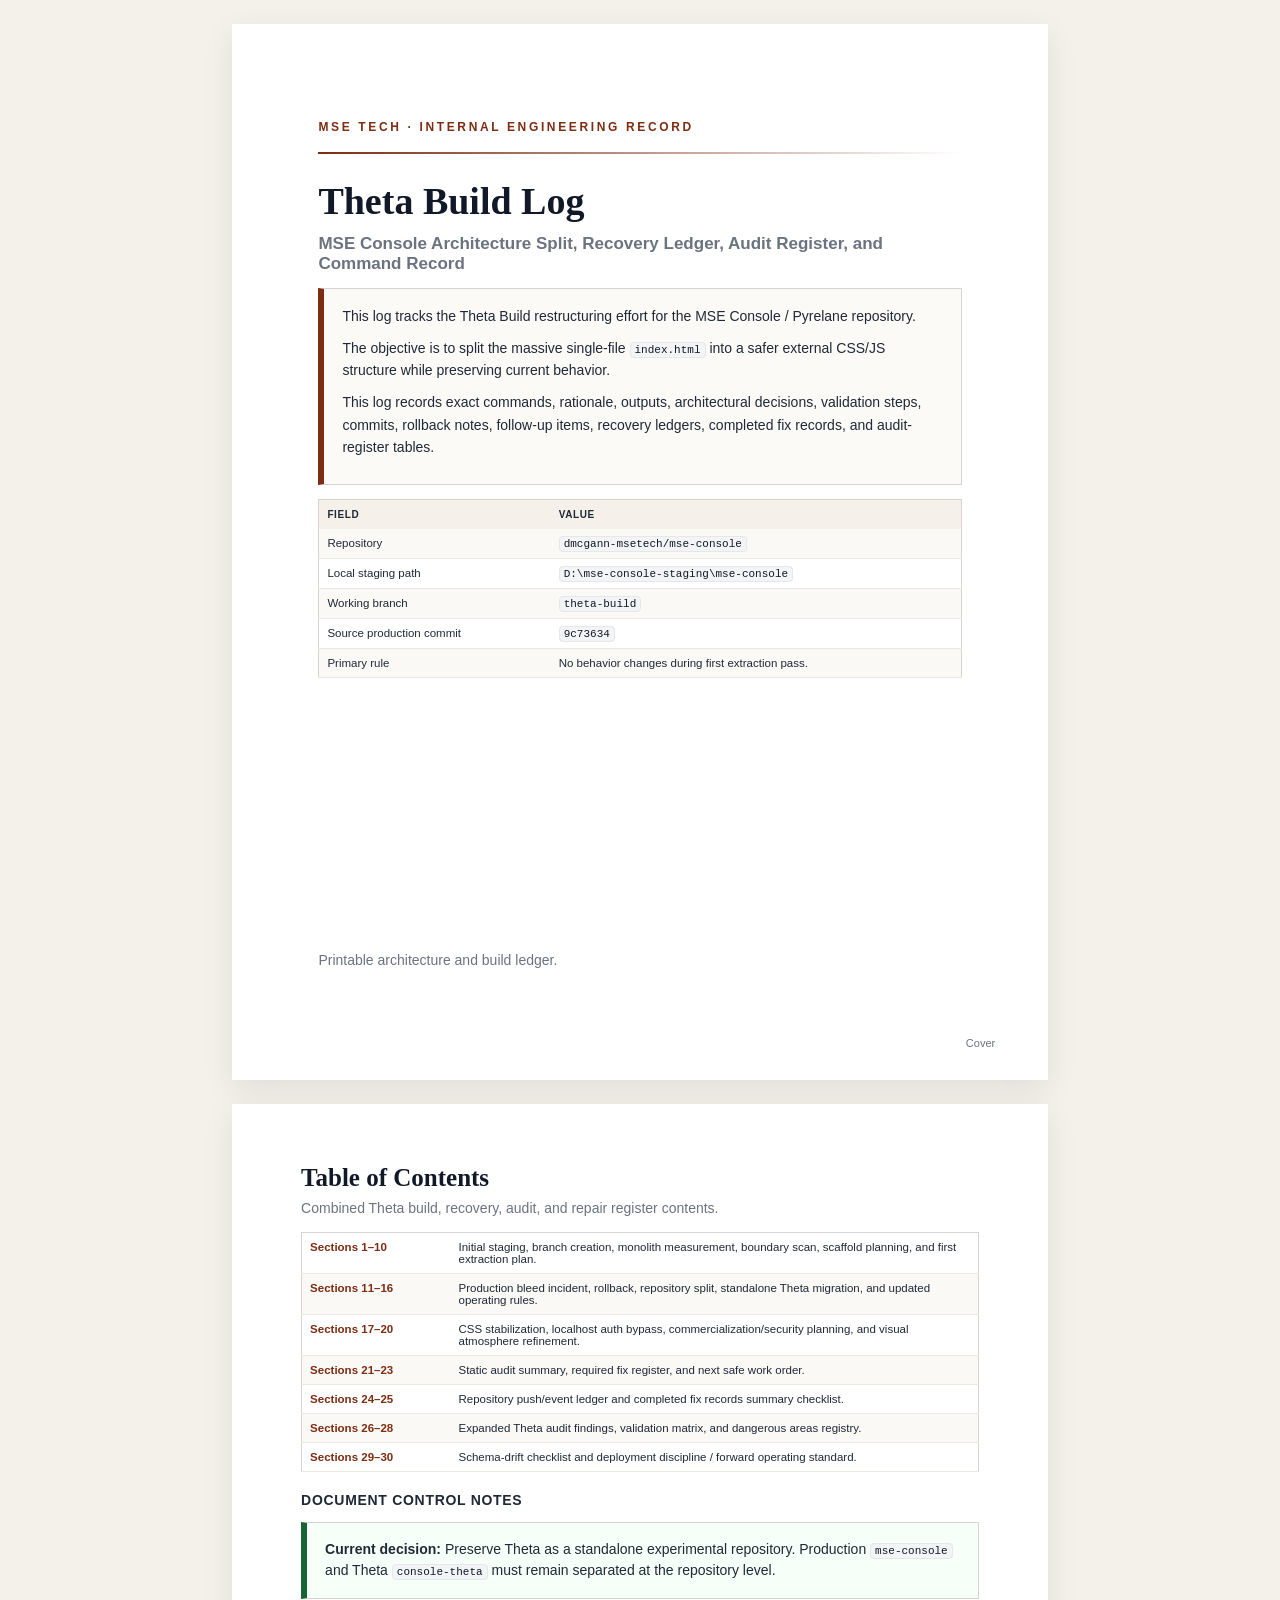
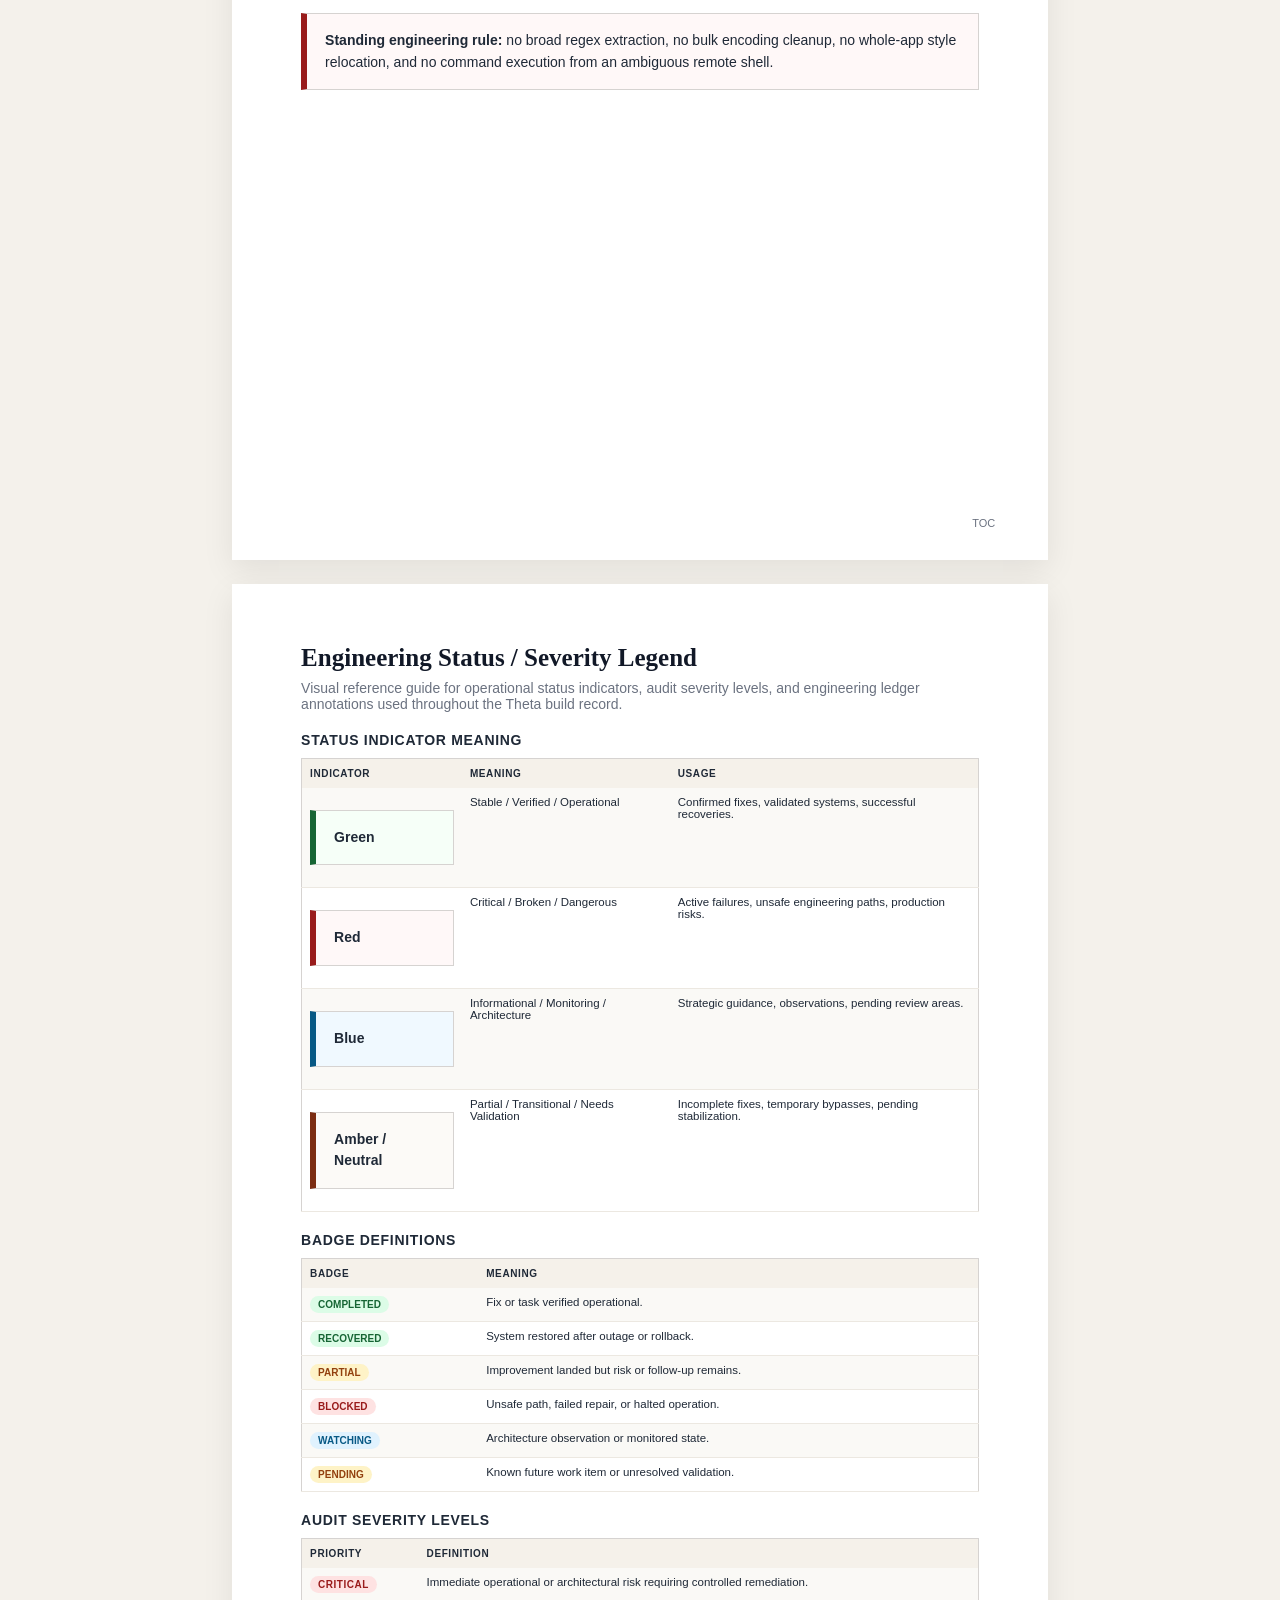
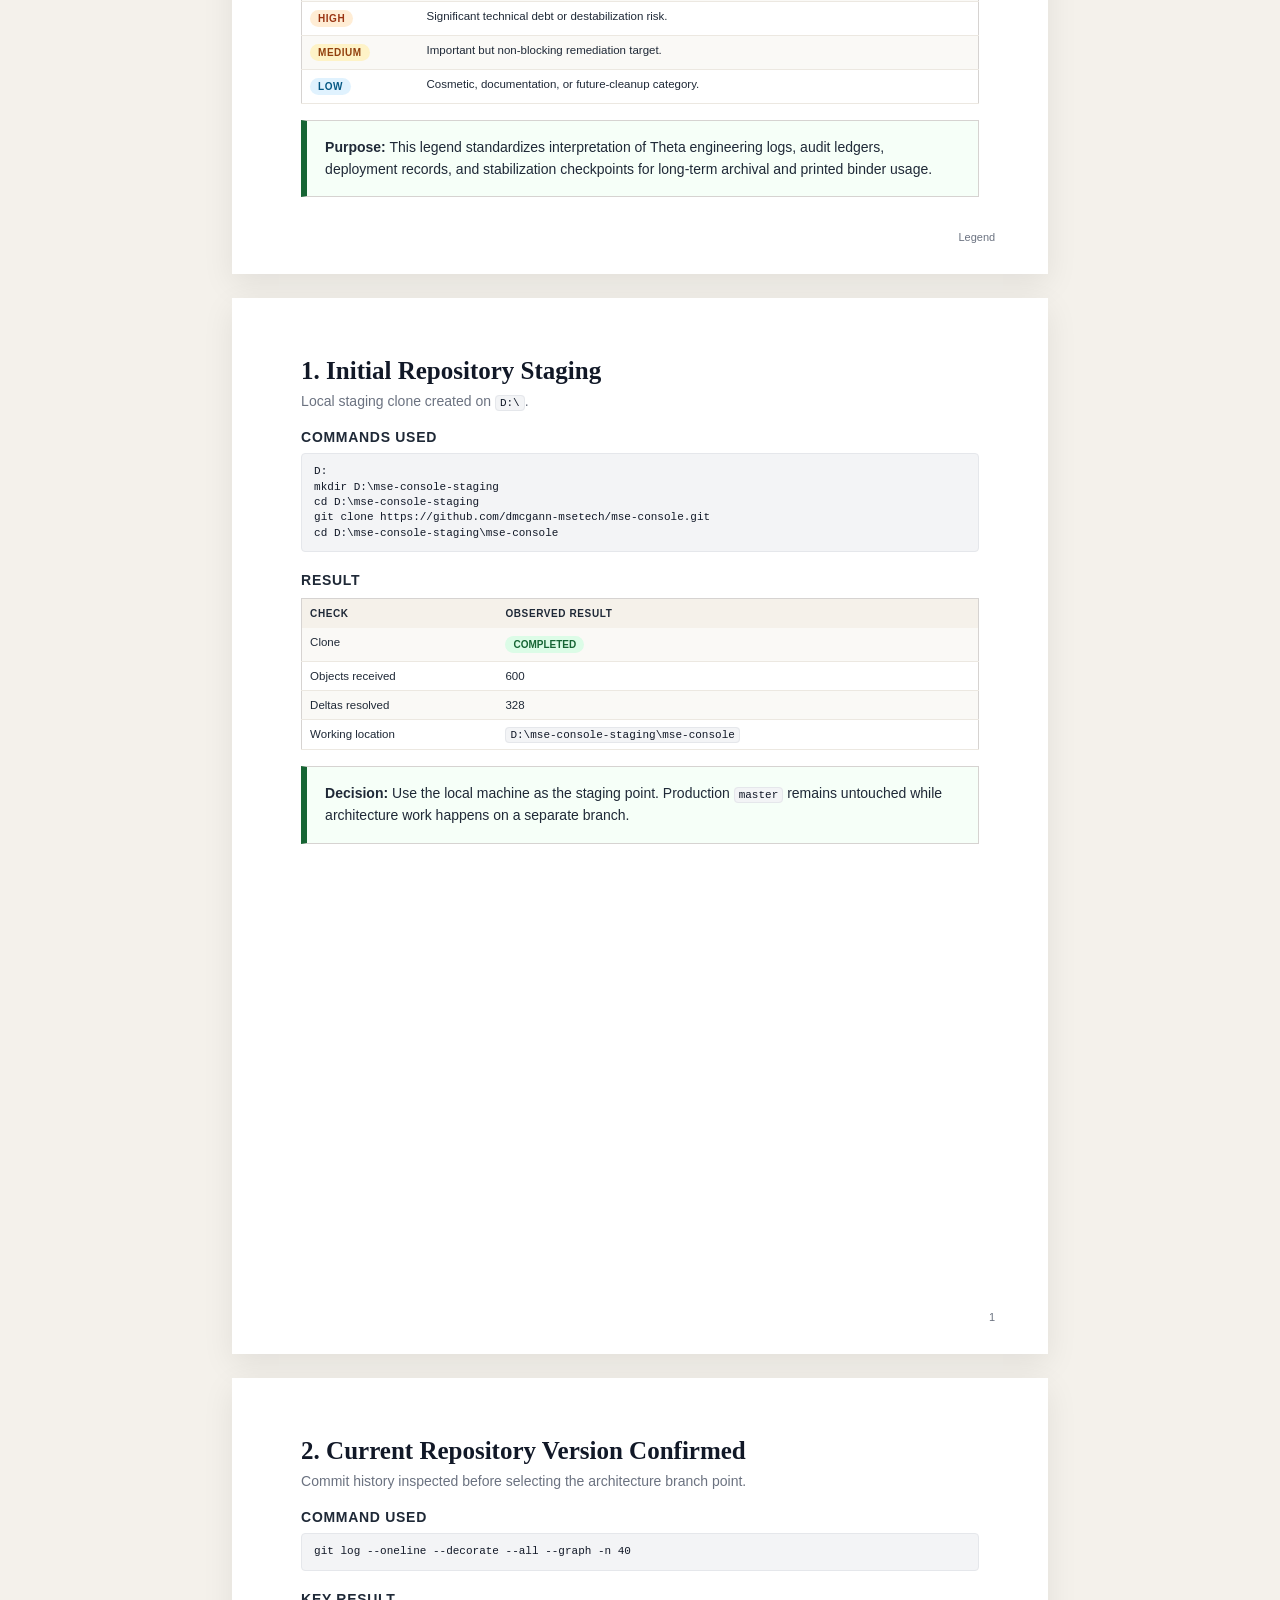
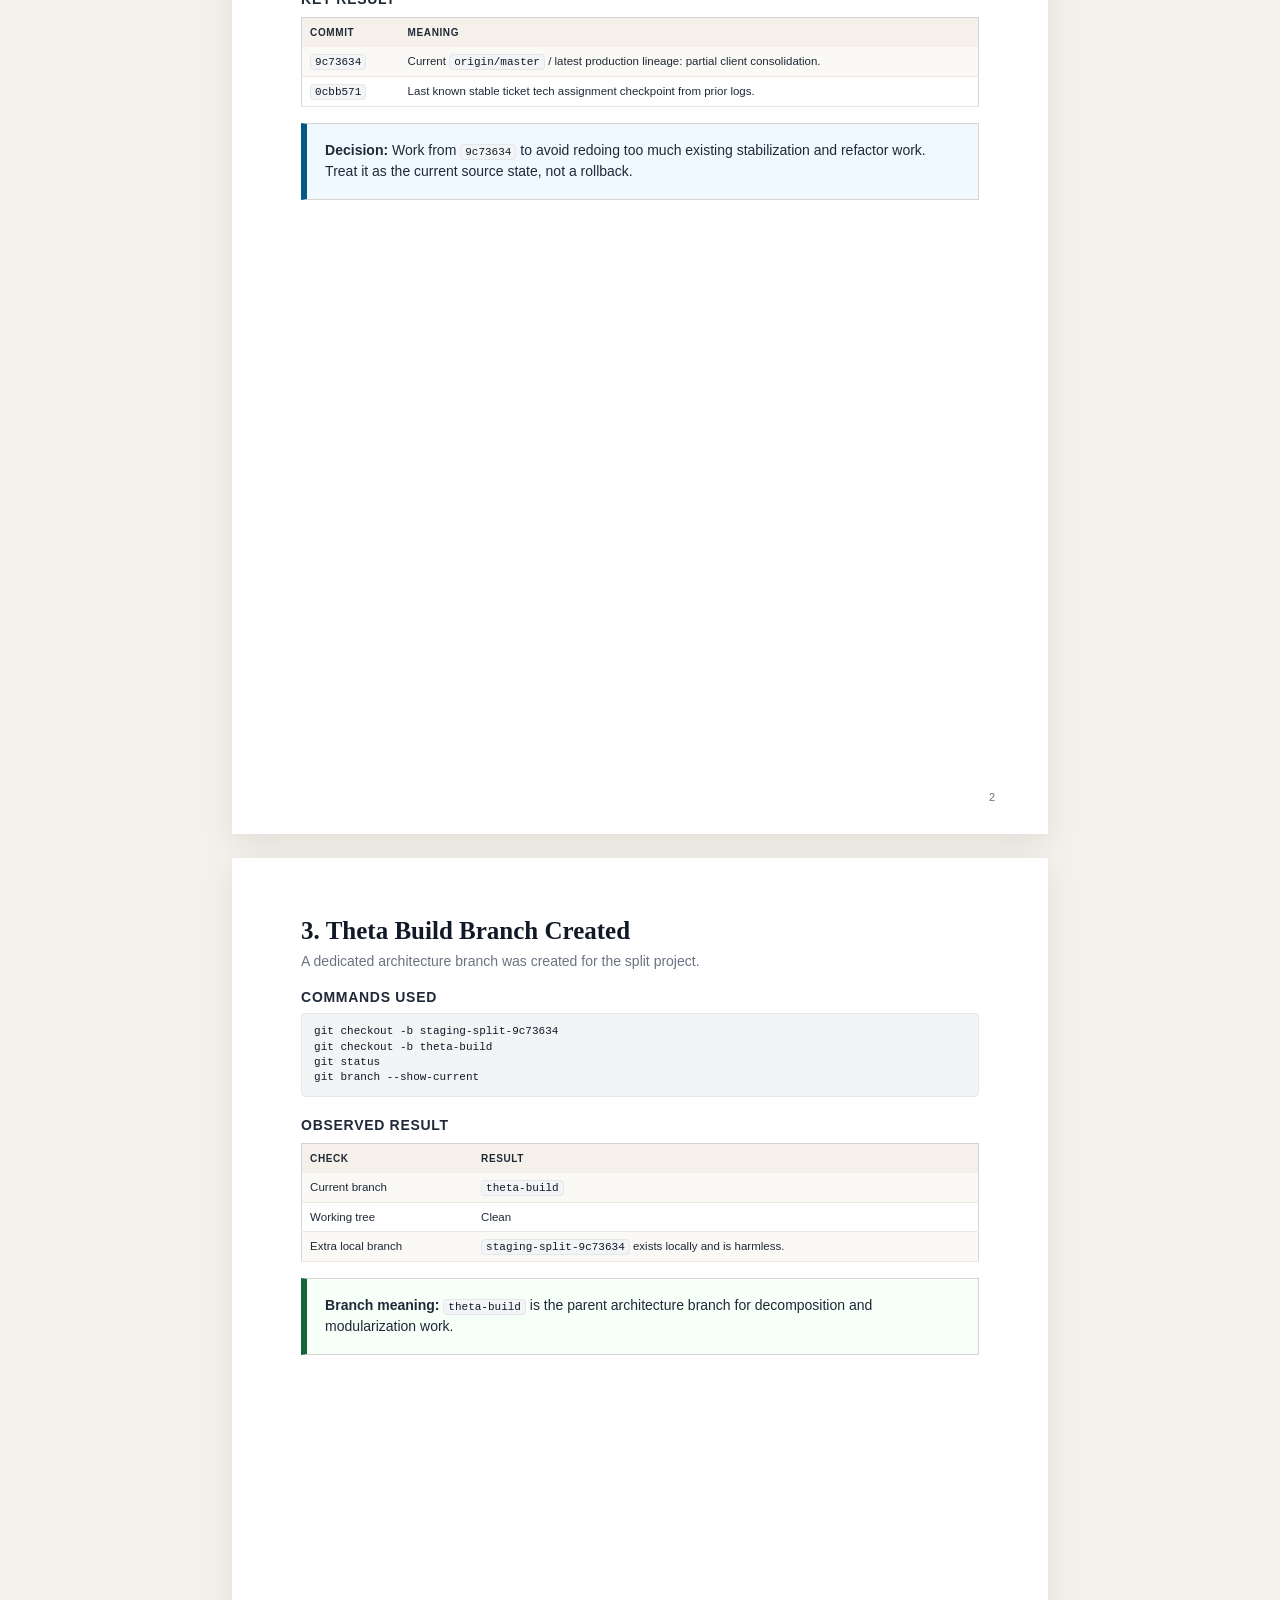
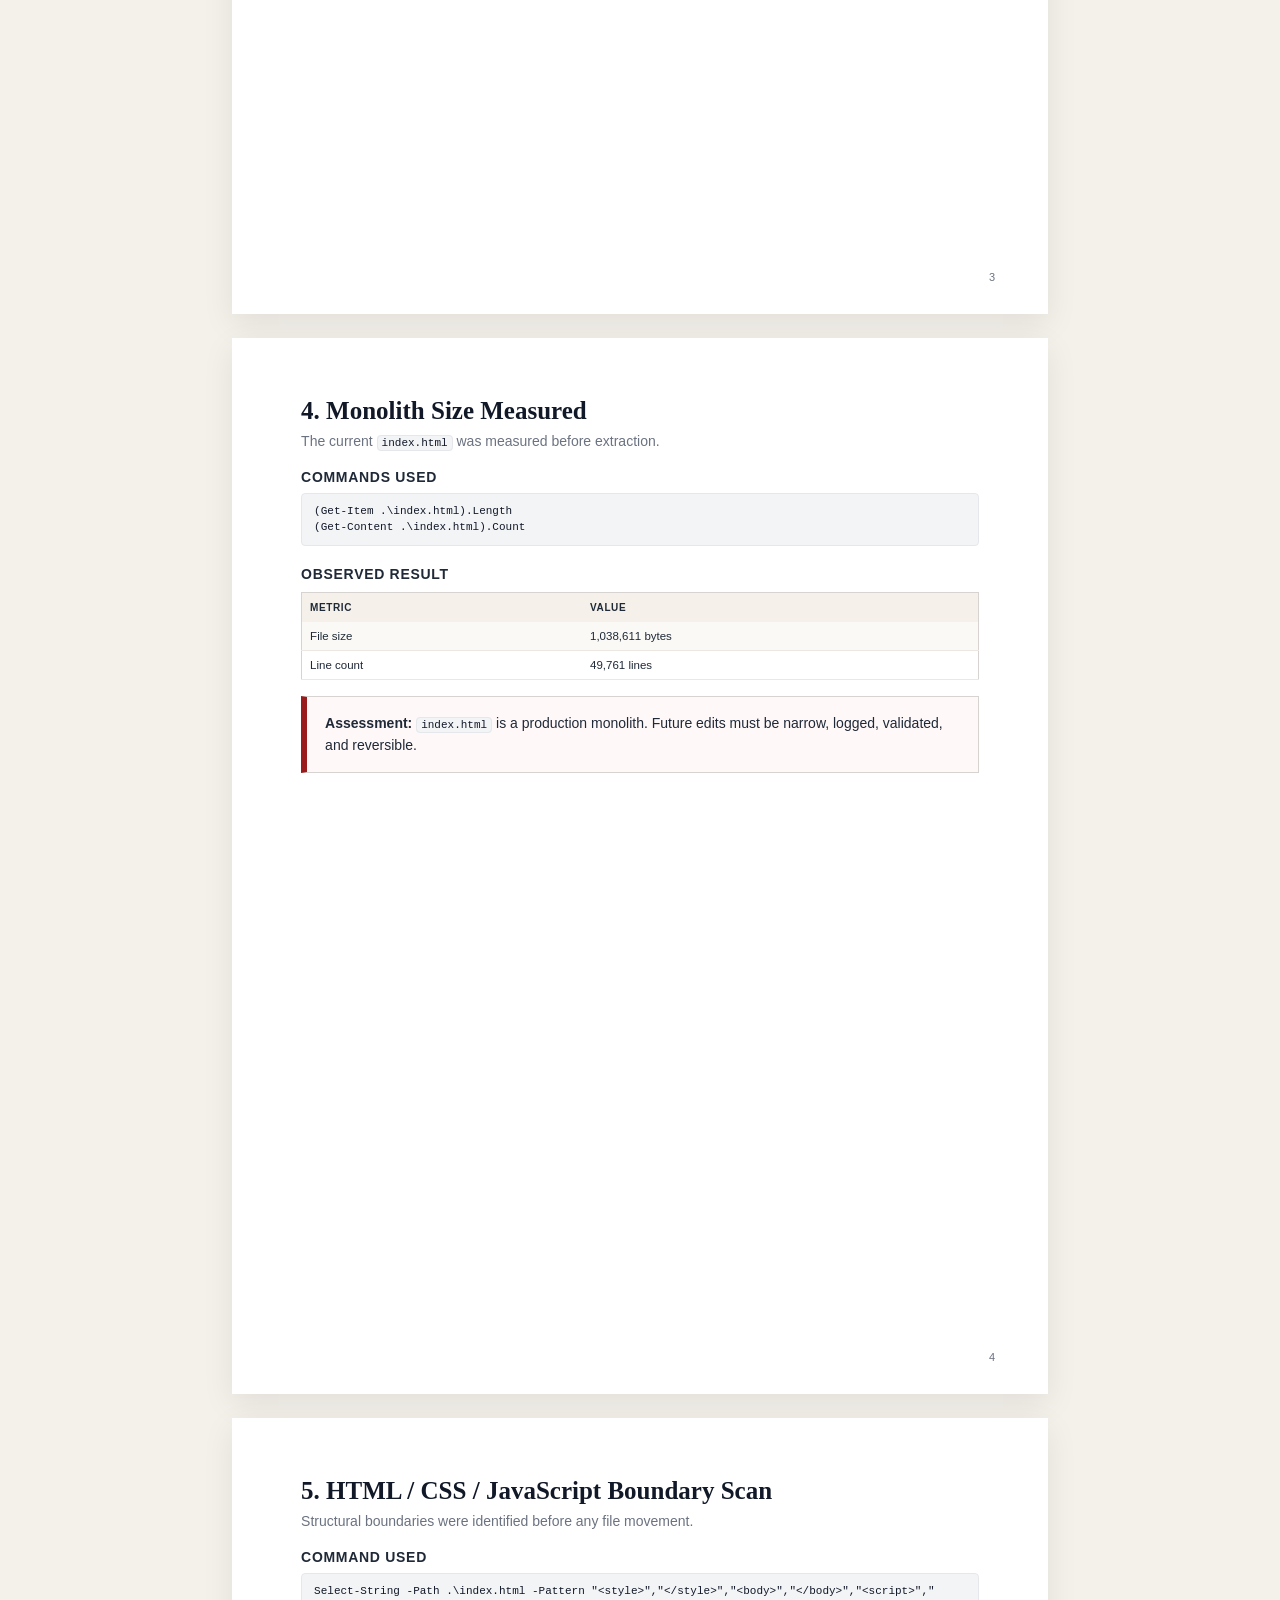
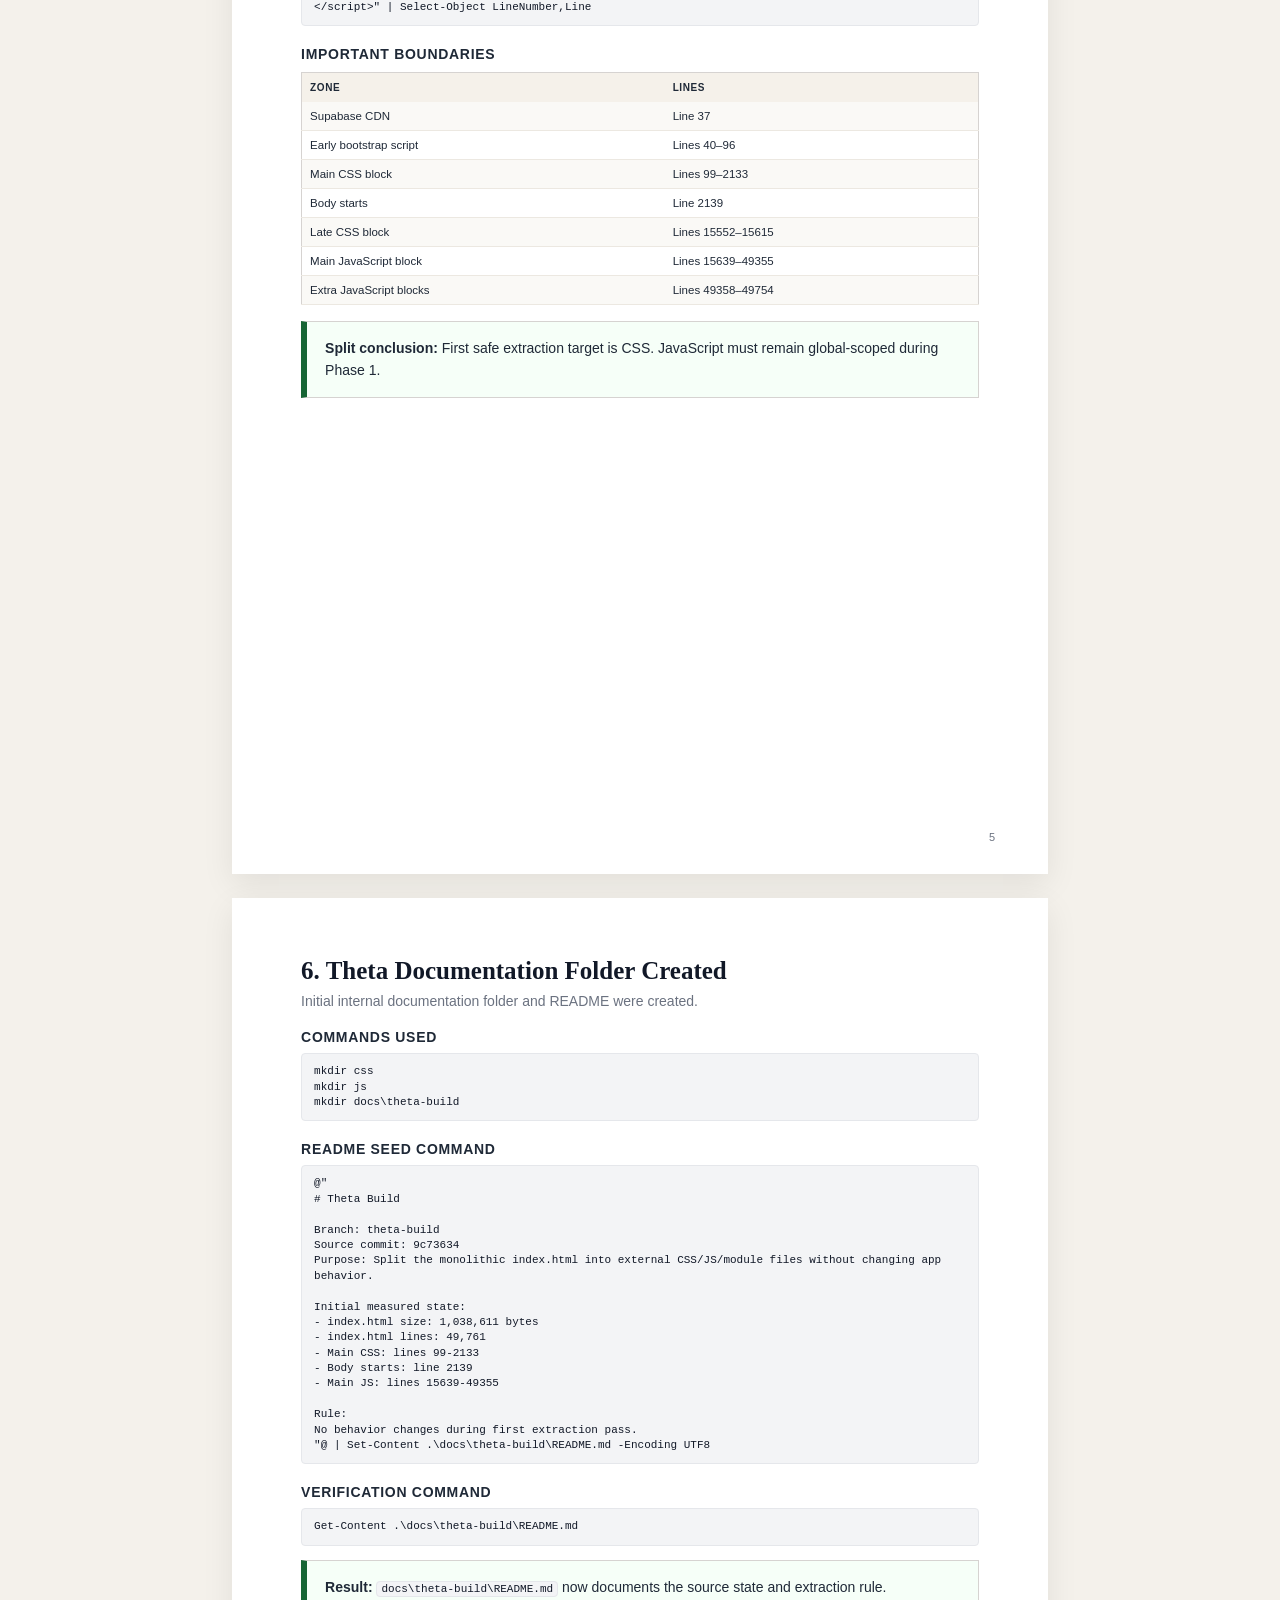
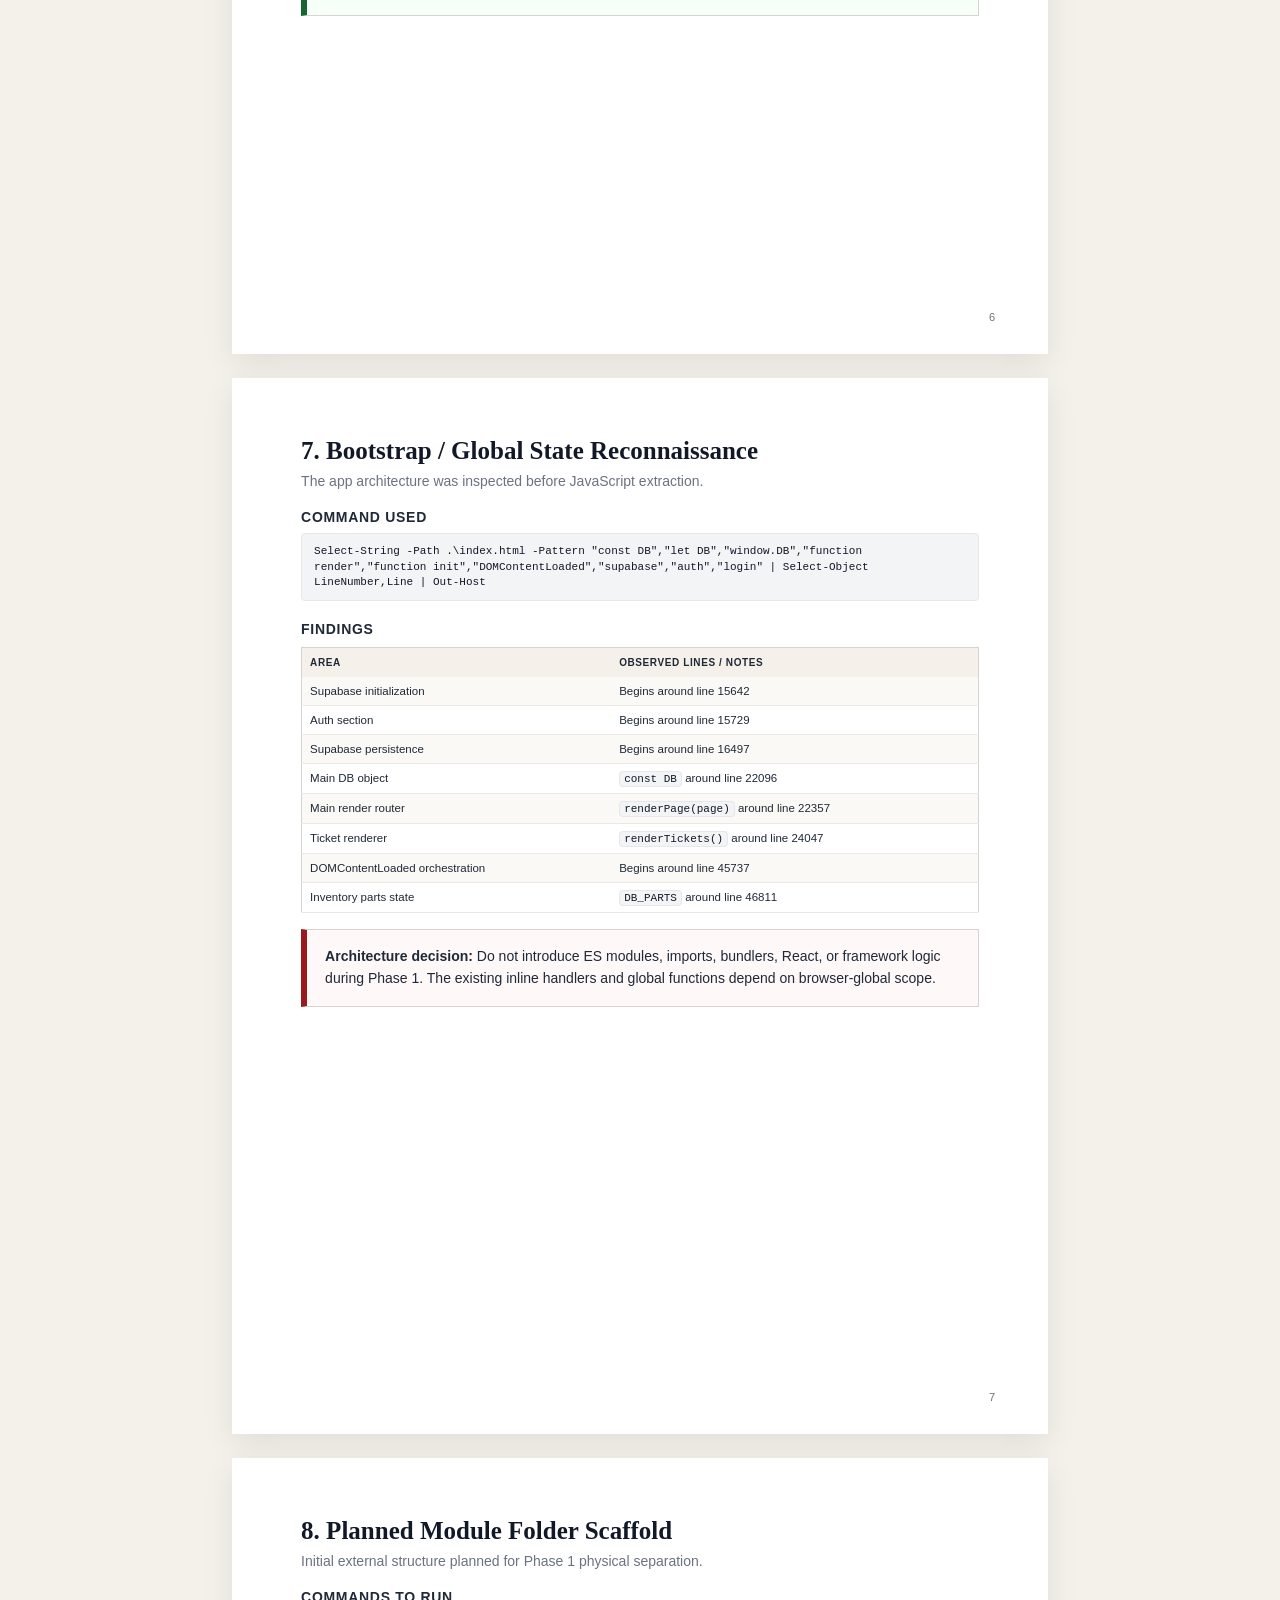
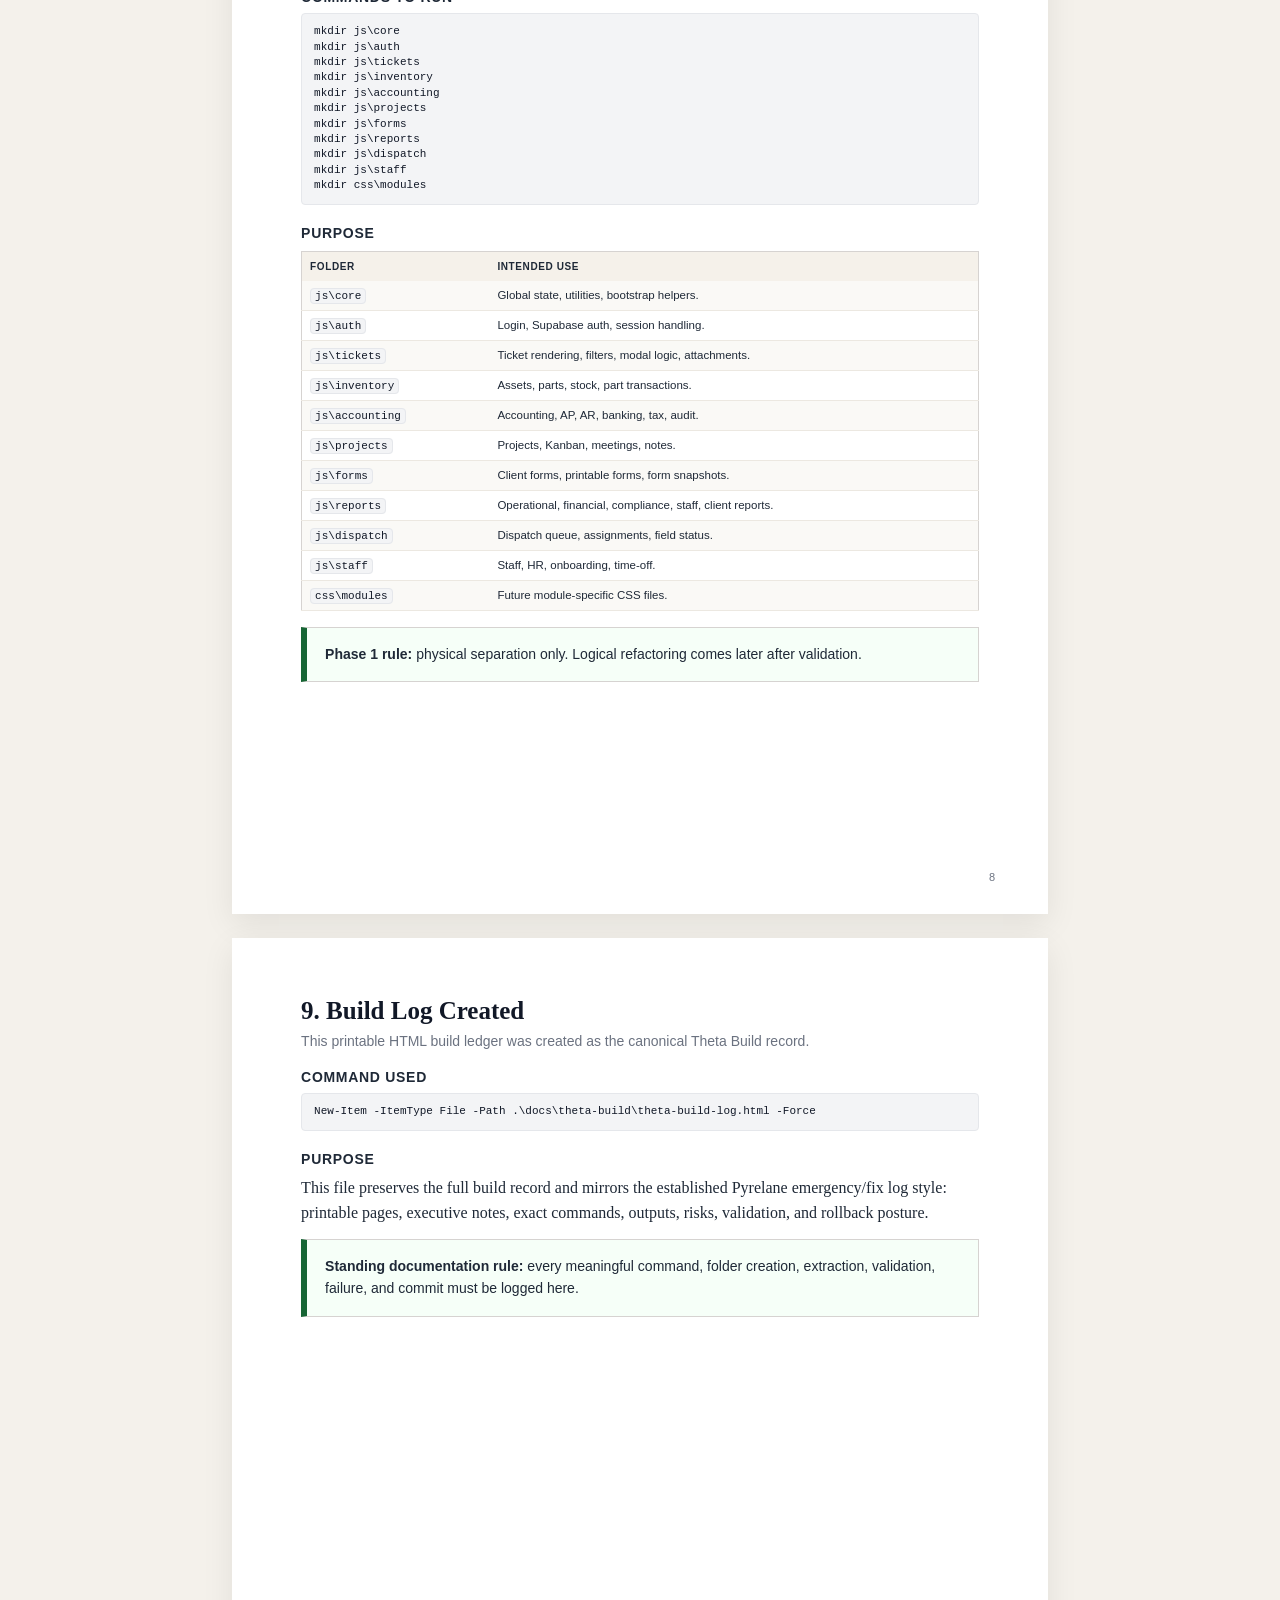
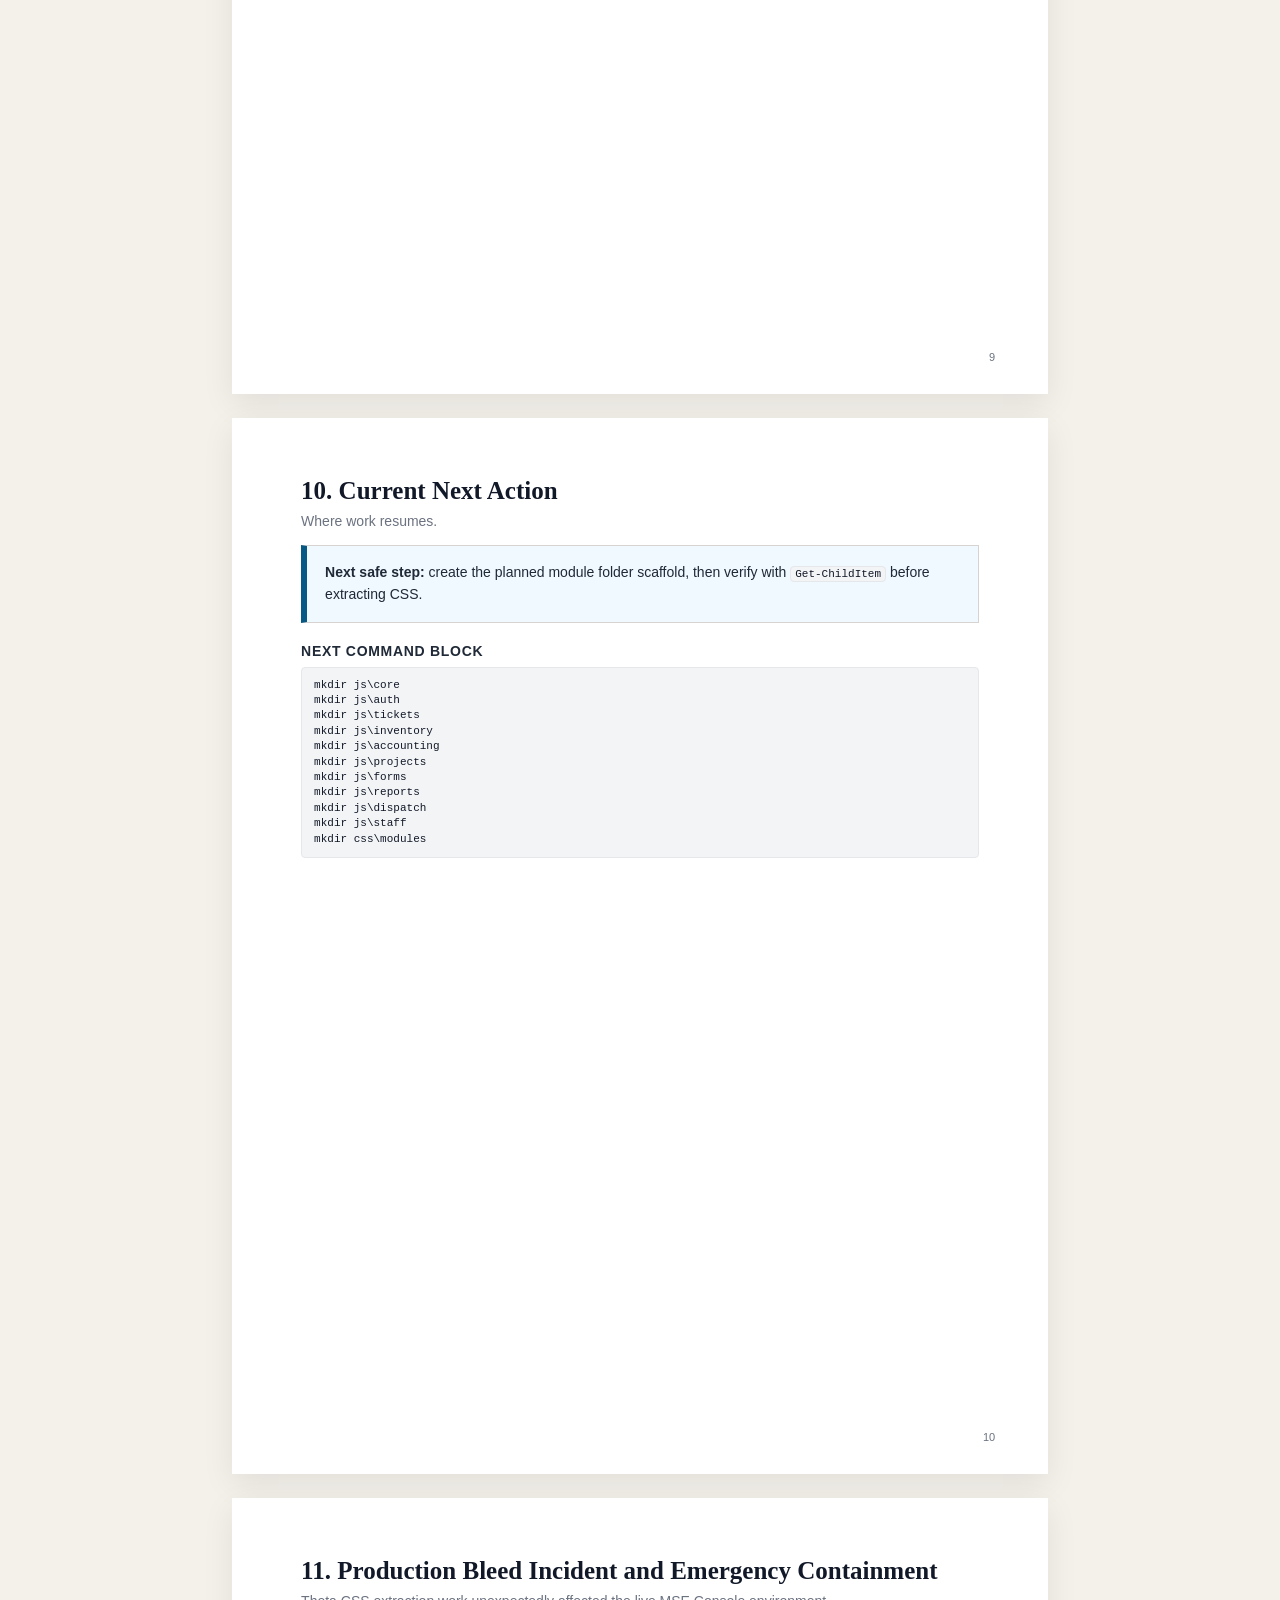
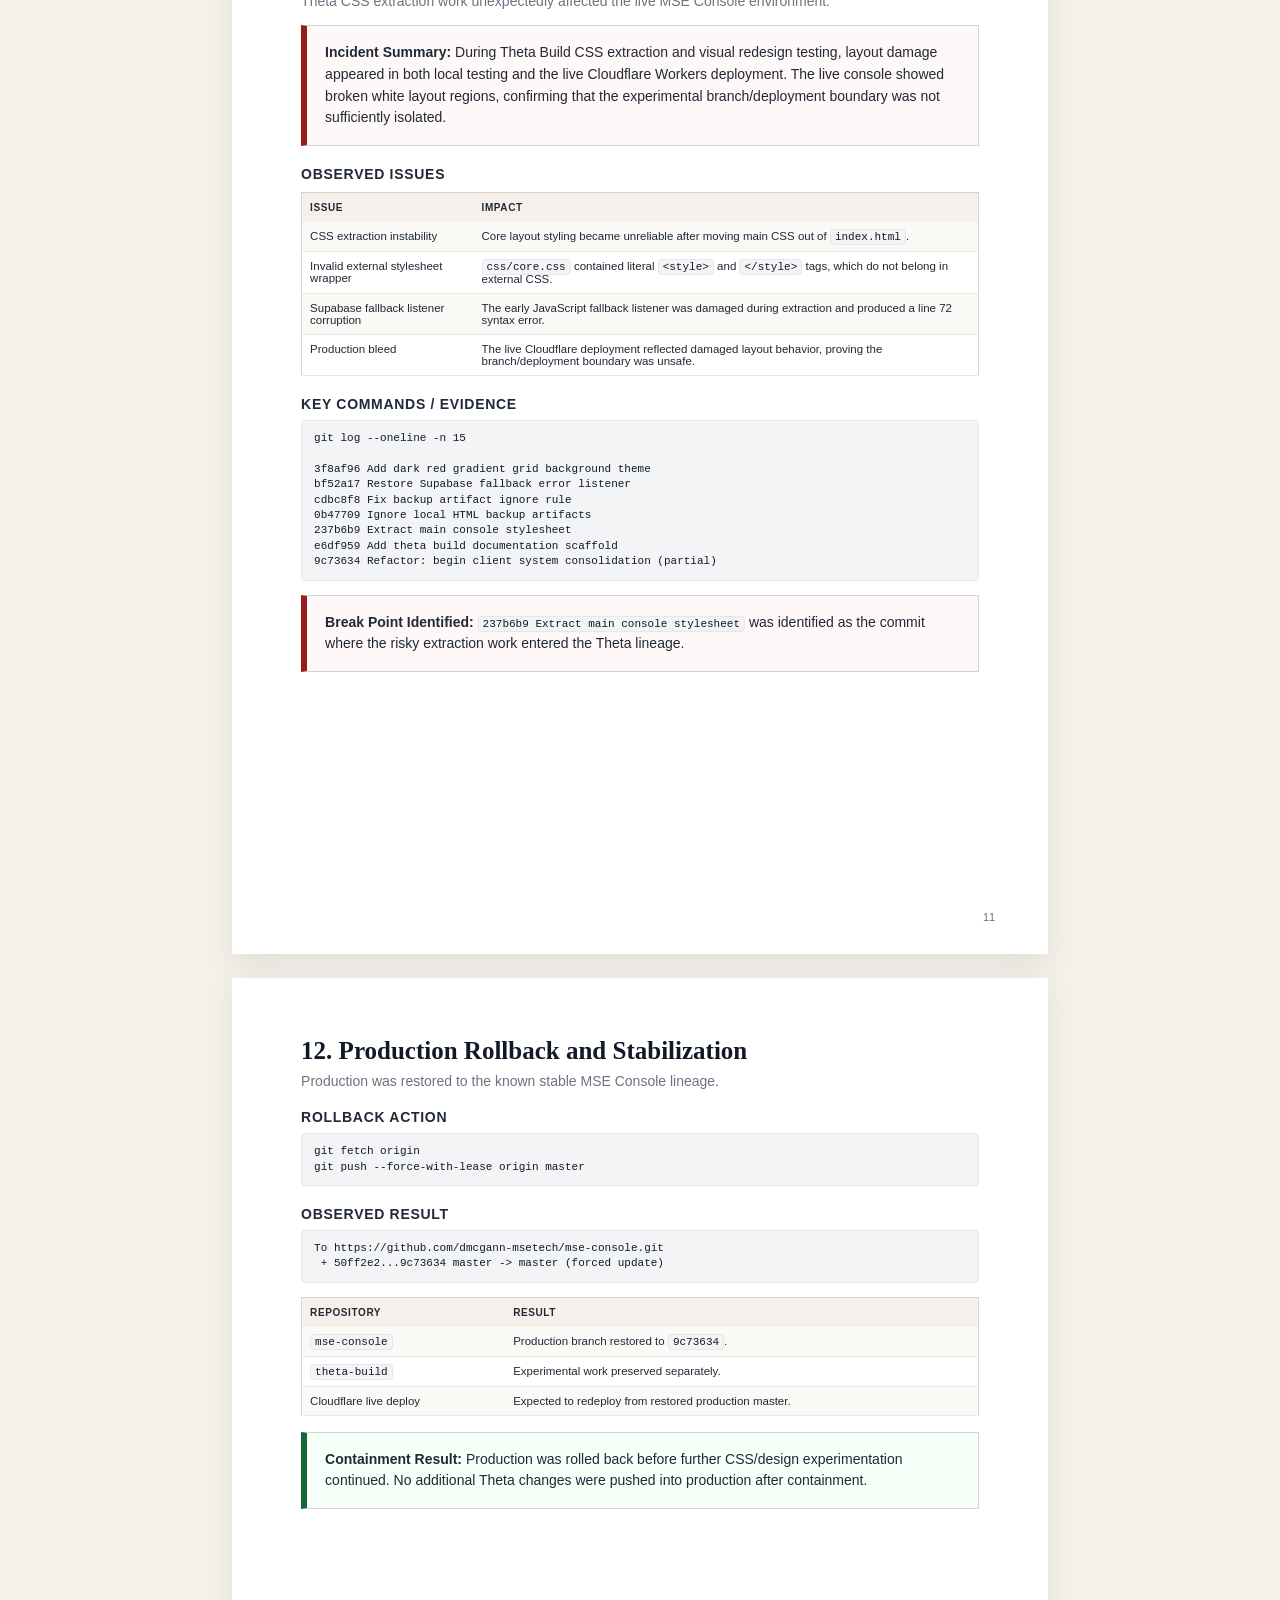
<file: _local-preserve-theta-20260610/theta-build-log.office-pre-resource-update-20260602-221041.html>
<!DOCTYPE html>
<html lang="en">
<head>
<meta charset="UTF-8">
<title>Theta Build Log - MSE Console Architecture Split</title>
<style>
:root{--bg:#f4f1eb;--paper:#fff;--ink:#1f2937;--muted:#6b7280;--line:#d6d3d1;--accent:#7c2d12;--soft:#fcfaf7;--code:#f3f4f6;--green:#166534;--blue:#075985;--red:#991b1b}
*{box-sizing:border-box}
body{margin:0;background:var(--bg);color:var(--ink);font-family:Georgia,"Times New Roman",serif}
.page{width:8.5in;min-height:11in;margin:24px auto;background:var(--paper);box-shadow:0 10px 30px rgba(0,0,0,.08);padding:.62in .72in .65in;position:relative}
.cover{padding:1in .9in;display:flex;flex-direction:column;justify-content:space-between}
.eyebrow{font:700 12px Arial,Helvetica,sans-serif;letter-spacing:.22em;text-transform:uppercase;color:var(--accent)}
.rule{height:2px;background:linear-gradient(90deg,var(--accent),transparent);margin:18px 0 28px}
h1{font-size:38px;line-height:1.05;margin:.15in 0 0;color:#111827}
h2{font:600 17px Arial,Helvetica,sans-serif;color:var(--muted);margin:12px 0 0}
h3{font-size:25px;margin:0 0 8px;color:#111827}
h4{margin:20px 0 8px;font:700 14px Arial,Helvetica,sans-serif;text-transform:uppercase;letter-spacing:.05em}
p{line-height:1.58;margin:0 0 10px}
.sub{font:14px Arial,Helvetica,sans-serif;color:var(--muted);margin:0 0 16px}
.summary,.note{border:1px solid var(--line);border-left:6px solid var(--accent);background:var(--soft);padding:16px 18px;margin:14px 0;font:14px/1.55 Arial,Helvetica,sans-serif}
.ok{border-left-color:var(--green);background:#f6fff8}
.warn{border-left-color:var(--red);background:#fff8f8}
.watch{border-left-color:var(--blue);background:#f0f9ff}
table{width:100%;border-collapse:collapse;font-family:Arial,Helvetica,sans-serif;font-size:11.5px;border:1px solid var(--line);background:#fff;margin:10px 0 16px}
th{background:#f5f1ea;padding:9px 8px;text-align:left;text-transform:uppercase;font-size:10px;letter-spacing:.06em}
td{padding:8px;border-bottom:1px solid #ece8e1;vertical-align:top}
code,pre{font-family:Consolas,Menlo,monospace;background:var(--code);border:1px solid #e5e7eb;border-radius:4px;color:#111827}
code{padding:1px 4px;font-size:11px}
pre{white-space:pre-wrap;word-break:break-word;padding:10px 12px;font-size:11px;line-height:1.4;margin:8px 0 14px}
.status{display:inline-block;border-radius:999px;padding:3px 8px;font:700 10px Arial,Helvetica,sans-serif;text-transform:uppercase}
.done{background:#dcfce7;color:#166534}.active{background:#e0f2fe;color:#075985}.pending{background:#fef3c7;color:#92400e}.blocked{background:#fee2e2;color:#991b1b}.recovered{background:#dcfce7;color:#166534}.partial{background:#fef3c7;color:#92400e}.watching{background:#e0f2fe;color:#075985}
.prio{display:inline-block;border-radius:999px;padding:3px 8px;font:700 10px Arial,Helvetica,sans-serif;text-transform:uppercase;letter-spacing:.05em;white-space:nowrap}
.critical{background:#fee2e2;color:#991b1b}.high{background:#ffedd5;color:#9a3412}.medium{background:#fef3c7;color:#92400e}.low{background:#e0f2fe;color:#075985}
.grid-2{display:grid;grid-template-columns:1fr 1fr;gap:14px;margin:14px 0 20px}
.grid-3{display:grid;grid-template-columns:1fr 1fr 1fr;gap:12px;margin:14px 0 20px}
.card{border:1px solid var(--line);border-radius:10px;background:#fff;padding:13px 14px;font-family:Arial,Helvetica,sans-serif}
.card strong{display:block;font-size:12px;text-transform:uppercase;letter-spacing:.08em;color:#111827;margin-bottom:6px}
.card span{font-size:13px;line-height:1.45;color:#4b5563}
.section-label{font:700 11px/1 Arial,Helvetica,sans-serif;letter-spacing:.12em;text-transform:uppercase;color:var(--accent);margin-top:20px}
.toc td:first-child{width:22%;font-weight:700;color:#7c2d12}
tbody tr:nth-child(even){background:#faf9f6}
.page-num{position:absolute;right:.55in;bottom:.32in;font:11px Arial,Helvetica,sans-serif;color:var(--muted)}
@page{size:letter;margin:.4in}
@media print{body{background:#fff}.page{margin:0 auto;box-shadow:none;page-break-after:always}.page:last-child{page-break-after:auto}}
</style>
</head>
<body>

<section class="page cover">
<div>
<div class="eyebrow">MSE Tech · Internal Engineering Record</div>
<div class="rule"></div>
<h1>Theta Build Log</h1>
<h2>MSE Console Architecture Split, Recovery Ledger, Audit Register, and Command Record</h2>
<div class="summary">
<p>This log tracks the Theta Build restructuring effort for the MSE Console / Pyrelane repository.</p>
<p>The objective is to split the massive single-file <code>index.html</code> into a safer external CSS/JS structure while preserving current behavior.</p>
<p>This log records exact commands, rationale, outputs, architectural decisions, validation steps, commits, rollback notes, follow-up items, recovery ledgers, completed fix records, and audit-register tables.</p>
</div>
<table>
<tr><th>Field</th><th>Value</th></tr>
<tr><td>Repository</td><td><code>dmcgann-msetech/mse-console</code></td></tr>
<tr><td>Local staging path</td><td><code>D:\mse-console-staging\mse-console</code></td></tr>
<tr><td>Working branch</td><td><code>theta-build</code></td></tr>
<tr><td>Source production commit</td><td><code>9c73634</code></td></tr>
<tr><td>Primary rule</td><td>No behavior changes during first extraction pass.</td></tr>
</table>
</div>
<div class="sub">Printable architecture and build ledger.</div>
<div class="page-num">Cover</div>
</section>


<section class="page">
<h3>Table of Contents</h3>
<p class="sub">Combined Theta build, recovery, audit, and repair register contents.</p>
<table class="toc">
<tr><td>Sections 1–10</td><td>Initial staging, branch creation, monolith measurement, boundary scan, scaffold planning, and first extraction plan.</td></tr>
<tr><td>Sections 11–16</td><td>Production bleed incident, rollback, repository split, standalone Theta migration, and updated operating rules.</td></tr>
<tr><td>Sections 17–20</td><td>CSS stabilization, localhost auth bypass, commercialization/security planning, and visual atmosphere refinement.</td></tr>
<tr><td>Sections 21–23</td><td>Static audit summary, required fix register, and next safe work order.</td></tr>
<tr><td>Sections 24–25</td><td>Repository push/event ledger and completed fix records summary checklist.</td></tr>
<tr><td>Sections 26–28</td><td>Expanded Theta audit findings, validation matrix, and dangerous areas registry.</td></tr>
<tr><td>Sections 29–30</td><td>Schema-drift checklist and deployment discipline / forward operating standard.</td></tr>
</table>

<h4>Document Control Notes</h4>
<div class="note ok">
<strong>Current decision:</strong> Preserve Theta as a standalone experimental repository. Production <code>mse-console</code> and Theta <code>console-theta</code> must remain separated at the repository level.
</div>
<div class="note warn">
<strong>Standing engineering rule:</strong> no broad regex extraction, no bulk encoding cleanup, no whole-app style relocation, and no command execution from an ambiguous remote shell.
</div>
<div class="page-num">TOC</div>
</section>


<section class="page">
<h3>Engineering Status / Severity Legend</h3>
<p class="sub">Visual reference guide for operational status indicators, audit severity levels, and engineering ledger annotations used throughout the Theta build record.</p>

<h4>Status Indicator Meaning</h4>

<table>
<tr><th>Indicator</th><th>Meaning</th><th>Usage</th></tr>
<tr><td><div class="note ok"><strong>Green</strong></div></td><td>Stable / Verified / Operational</td><td>Confirmed fixes, validated systems, successful recoveries.</td></tr>
<tr><td><div class="note warn"><strong>Red</strong></div></td><td>Critical / Broken / Dangerous</td><td>Active failures, unsafe engineering paths, production risks.</td></tr>
<tr><td><div class="note watch"><strong>Blue</strong></div></td><td>Informational / Monitoring / Architecture</td><td>Strategic guidance, observations, pending review areas.</td></tr>
<tr><td><div class="summary"><strong>Amber / Neutral</strong></div></td><td>Partial / Transitional / Needs Validation</td><td>Incomplete fixes, temporary bypasses, pending stabilization.</td></tr>
</table>

<h4>Badge Definitions</h4>

<table>
<tr><th>Badge</th><th>Meaning</th></tr>
<tr><td><span class="status done">Completed</span></td><td>Fix or task verified operational.</td></tr>
<tr><td><span class="status recovered">Recovered</span></td><td>System restored after outage or rollback.</td></tr>
<tr><td><span class="status partial">Partial</span></td><td>Improvement landed but risk or follow-up remains.</td></tr>
<tr><td><span class="status blocked">Blocked</span></td><td>Unsafe path, failed repair, or halted operation.</td></tr>
<tr><td><span class="status watching">Watching</span></td><td>Architecture observation or monitored state.</td></tr>
<tr><td><span class="status pending">Pending</span></td><td>Known future work item or unresolved validation.</td></tr>
</table>

<h4>Audit Severity Levels</h4>

<table>
<tr><th>Priority</th><th>Definition</th></tr>
<tr><td><span class="prio critical">Critical</span></td><td>Immediate operational or architectural risk requiring controlled remediation.</td></tr>
<tr><td><span class="prio high">High</span></td><td>Significant technical debt or destabilization risk.</td></tr>
<tr><td><span class="prio medium">Medium</span></td><td>Important but non-blocking remediation target.</td></tr>
<tr><td><span class="prio low">Low</span></td><td>Cosmetic, documentation, or future-cleanup category.</td></tr>
</table>

<div class="note ok">
<strong>Purpose:</strong> This legend standardizes interpretation of Theta engineering logs, audit ledgers, deployment records, and stabilization checkpoints for long-term archival and printed binder usage.
</div>

<div class="page-num">Legend</div>
</section>



<section class="page">
<h3>1. Initial Repository Staging</h3>
<p class="sub">Local staging clone created on <code>D:\</code>.</p>

<h4>Commands Used</h4>
<pre>D:
mkdir D:\mse-console-staging
cd D:\mse-console-staging
git clone https://github.com/dmcgann-msetech/mse-console.git
cd D:\mse-console-staging\mse-console</pre>

<h4>Result</h4>
<table>
<tr><th>Check</th><th>Observed Result</th></tr>
<tr><td>Clone</td><td><span class="status done">Completed</span></td></tr>
<tr><td>Objects received</td><td>600</td></tr>
<tr><td>Deltas resolved</td><td>328</td></tr>
<tr><td>Working location</td><td><code>D:\mse-console-staging\mse-console</code></td></tr>
</table>

<div class="note ok"><strong>Decision:</strong> Use the local machine as the staging point. Production <code>master</code> remains untouched while architecture work happens on a separate branch.</div>
<div class="page-num">1</div>
</section>

<section class="page">
<h3>2. Current Repository Version Confirmed</h3>
<p class="sub">Commit history inspected before selecting the architecture branch point.</p>

<h4>Command Used</h4>
<pre>git log --oneline --decorate --all --graph -n 40</pre>

<h4>Key Result</h4>
<table>
<tr><th>Commit</th><th>Meaning</th></tr>
<tr><td><code>9c73634</code></td><td>Current <code>origin/master</code> / latest production lineage: partial client consolidation.</td></tr>
<tr><td><code>0cbb571</code></td><td>Last known stable ticket tech assignment checkpoint from prior logs.</td></tr>
</table>

<div class="note watch"><strong>Decision:</strong> Work from <code>9c73634</code> to avoid redoing too much existing stabilization and refactor work. Treat it as the current source state, not a rollback.</div>
<div class="page-num">2</div>
</section>

<section class="page">
<h3>3. Theta Build Branch Created</h3>
<p class="sub">A dedicated architecture branch was created for the split project.</p>

<h4>Commands Used</h4>
<pre>git checkout -b staging-split-9c73634
git checkout -b theta-build
git status
git branch --show-current</pre>

<h4>Observed Result</h4>
<table>
<tr><th>Check</th><th>Result</th></tr>
<tr><td>Current branch</td><td><code>theta-build</code></td></tr>
<tr><td>Working tree</td><td>Clean</td></tr>
<tr><td>Extra local branch</td><td><code>staging-split-9c73634</code> exists locally and is harmless.</td></tr>
</table>

<div class="note ok"><strong>Branch meaning:</strong> <code>theta-build</code> is the parent architecture branch for decomposition and modularization work.</div>
<div class="page-num">3</div>
</section>

<section class="page">
<h3>4. Monolith Size Measured</h3>
<p class="sub">The current <code>index.html</code> was measured before extraction.</p>

<h4>Commands Used</h4>
<pre>(Get-Item .\index.html).Length
(Get-Content .\index.html).Count</pre>

<h4>Observed Result</h4>
<table>
<tr><th>Metric</th><th>Value</th></tr>
<tr><td>File size</td><td>1,038,611 bytes</td></tr>
<tr><td>Line count</td><td>49,761 lines</td></tr>
</table>

<div class="note warn"><strong>Assessment:</strong> <code>index.html</code> is a production monolith. Future edits must be narrow, logged, validated, and reversible.</div>
<div class="page-num">4</div>
</section>

<section class="page">
<h3>5. HTML / CSS / JavaScript Boundary Scan</h3>
<p class="sub">Structural boundaries were identified before any file movement.</p>

<h4>Command Used</h4>
<pre>Select-String -Path .\index.html -Pattern "&lt;style&gt;","&lt;/style&gt;","&lt;body&gt;","&lt;/body&gt;","&lt;script&gt;","&lt;/script&gt;" | Select-Object LineNumber,Line</pre>

<h4>Important Boundaries</h4>
<table>
<tr><th>Zone</th><th>Lines</th></tr>
<tr><td>Supabase CDN</td><td>Line 37</td></tr>
<tr><td>Early bootstrap script</td><td>Lines 40–96</td></tr>
<tr><td>Main CSS block</td><td>Lines 99–2133</td></tr>
<tr><td>Body starts</td><td>Line 2139</td></tr>
<tr><td>Late CSS block</td><td>Lines 15552–15615</td></tr>
<tr><td>Main JavaScript block</td><td>Lines 15639–49355</td></tr>
<tr><td>Extra JavaScript blocks</td><td>Lines 49358–49754</td></tr>
</table>

<div class="note ok"><strong>Split conclusion:</strong> First safe extraction target is CSS. JavaScript must remain global-scoped during Phase 1.</div>
<div class="page-num">5</div>
</section>

<section class="page">
<h3>6. Theta Documentation Folder Created</h3>
<p class="sub">Initial internal documentation folder and README were created.</p>

<h4>Commands Used</h4>
<pre>mkdir css
mkdir js
mkdir docs\theta-build</pre>

<h4>README Seed Command</h4>
<pre>@"
# Theta Build

Branch: theta-build
Source commit: 9c73634
Purpose: Split the monolithic index.html into external CSS/JS/module files without changing app behavior.

Initial measured state:
- index.html size: 1,038,611 bytes
- index.html lines: 49,761
- Main CSS: lines 99-2133
- Body starts: line 2139
- Main JS: lines 15639-49355

Rule:
No behavior changes during first extraction pass.
"@ | Set-Content .\docs\theta-build\README.md -Encoding UTF8</pre>

<h4>Verification Command</h4>
<pre>Get-Content .\docs\theta-build\README.md</pre>

<div class="note ok"><strong>Result:</strong> <code>docs\theta-build\README.md</code> now documents the source state and extraction rule.</div>
<div class="page-num">6</div>
</section>

<section class="page">
<h3>7. Bootstrap / Global State Reconnaissance</h3>
<p class="sub">The app architecture was inspected before JavaScript extraction.</p>

<h4>Command Used</h4>
<pre>Select-String -Path .\index.html -Pattern "const DB","let DB","window.DB","function render","function init","DOMContentLoaded","supabase","auth","login" | Select-Object LineNumber,Line | Out-Host</pre>

<h4>Findings</h4>
<table>
<tr><th>Area</th><th>Observed Lines / Notes</th></tr>
<tr><td>Supabase initialization</td><td>Begins around line 15642</td></tr>
<tr><td>Auth section</td><td>Begins around line 15729</td></tr>
<tr><td>Supabase persistence</td><td>Begins around line 16497</td></tr>
<tr><td>Main DB object</td><td><code>const DB</code> around line 22096</td></tr>
<tr><td>Main render router</td><td><code>renderPage(page)</code> around line 22357</td></tr>
<tr><td>Ticket renderer</td><td><code>renderTickets()</code> around line 24047</td></tr>
<tr><td>DOMContentLoaded orchestration</td><td>Begins around line 45737</td></tr>
<tr><td>Inventory parts state</td><td><code>DB_PARTS</code> around line 46811</td></tr>
</table>

<div class="note warn"><strong>Architecture decision:</strong> Do not introduce ES modules, imports, bundlers, React, or framework logic during Phase 1. The existing inline handlers and global functions depend on browser-global scope.</div>
<div class="page-num">7</div>
</section>

<section class="page">
<h3>8. Planned Module Folder Scaffold</h3>
<p class="sub">Initial external structure planned for Phase 1 physical separation.</p>

<h4>Commands To Run</h4>
<pre>mkdir js\core
mkdir js\auth
mkdir js\tickets
mkdir js\inventory
mkdir js\accounting
mkdir js\projects
mkdir js\forms
mkdir js\reports
mkdir js\dispatch
mkdir js\staff
mkdir css\modules</pre>

<h4>Purpose</h4>
<table>
<tr><th>Folder</th><th>Intended Use</th></tr>
<tr><td><code>js\core</code></td><td>Global state, utilities, bootstrap helpers.</td></tr>
<tr><td><code>js\auth</code></td><td>Login, Supabase auth, session handling.</td></tr>
<tr><td><code>js\tickets</code></td><td>Ticket rendering, filters, modal logic, attachments.</td></tr>
<tr><td><code>js\inventory</code></td><td>Assets, parts, stock, part transactions.</td></tr>
<tr><td><code>js\accounting</code></td><td>Accounting, AP, AR, banking, tax, audit.</td></tr>
<tr><td><code>js\projects</code></td><td>Projects, Kanban, meetings, notes.</td></tr>
<tr><td><code>js\forms</code></td><td>Client forms, printable forms, form snapshots.</td></tr>
<tr><td><code>js\reports</code></td><td>Operational, financial, compliance, staff, client reports.</td></tr>
<tr><td><code>js\dispatch</code></td><td>Dispatch queue, assignments, field status.</td></tr>
<tr><td><code>js\staff</code></td><td>Staff, HR, onboarding, time-off.</td></tr>
<tr><td><code>css\modules</code></td><td>Future module-specific CSS files.</td></tr>
</table>

<div class="note ok"><strong>Phase 1 rule:</strong> physical separation only. Logical refactoring comes later after validation.</div>
<div class="page-num">8</div>
</section>

<section class="page">
<h3>9. Build Log Created</h3>
<p class="sub">This printable HTML build ledger was created as the canonical Theta Build record.</p>

<h4>Command Used</h4>
<pre>New-Item -ItemType File -Path .\docs\theta-build\theta-build-log.html -Force</pre>

<h4>Purpose</h4>
<p>This file preserves the full build record and mirrors the established Pyrelane emergency/fix log style: printable pages, executive notes, exact commands, outputs, risks, validation, and rollback posture.</p>

<div class="note ok"><strong>Standing documentation rule:</strong> every meaningful command, folder creation, extraction, validation, failure, and commit must be logged here.</div>
<div class="page-num">9</div>
</section>

<section class="page">
<h3>10. Current Next Action</h3>
<p class="sub">Where work resumes.</p>

<div class="note watch">
<strong>Next safe step:</strong> create the planned module folder scaffold, then verify with <code>Get-ChildItem</code> before extracting CSS.
</div>

<h4>Next Command Block</h4>
<pre>mkdir js\core
mkdir js\auth
mkdir js\tickets
mkdir js\inventory
mkdir js\accounting
mkdir js\projects
mkdir js\forms
mkdir js\reports
mkdir js\dispatch
mkdir js\staff
mkdir css\modules</pre>

<div class="page-num">10</div>
</section>


<section class="page">
<h3>11. Production Bleed Incident and Emergency Containment</h3>
<p class="sub">Theta CSS extraction work unexpectedly affected the live MSE Console environment.</p>

<div class="note warn">
<strong>Incident Summary:</strong> During Theta Build CSS extraction and visual redesign testing, layout damage appeared in both local testing and the live Cloudflare Workers deployment. The live console showed broken white layout regions, confirming that the experimental branch/deployment boundary was not sufficiently isolated.
</div>

<h4>Observed Issues</h4>
<table>
<tr><th>Issue</th><th>Impact</th></tr>
<tr><td>CSS extraction instability</td><td>Core layout styling became unreliable after moving main CSS out of <code>index.html</code>.</td></tr>
<tr><td>Invalid external stylesheet wrapper</td><td><code>css/core.css</code> contained literal <code>&lt;style&gt;</code> and <code>&lt;/style&gt;</code> tags, which do not belong in external CSS.</td></tr>
<tr><td>Supabase fallback listener corruption</td><td>The early JavaScript fallback listener was damaged during extraction and produced a line 72 syntax error.</td></tr>
<tr><td>Production bleed</td><td>The live Cloudflare deployment reflected damaged layout behavior, proving the branch/deployment boundary was unsafe.</td></tr>
</table>

<h4>Key Commands / Evidence</h4>
<pre>git log --oneline -n 15

3f8af96 Add dark red gradient grid background theme
bf52a17 Restore Supabase fallback error listener
cdbc8f8 Fix backup artifact ignore rule
0b47709 Ignore local HTML backup artifacts
237b6b9 Extract main console stylesheet
e6df959 Add theta build documentation scaffold
9c73634 Refactor: begin client system consolidation (partial)</pre>

<div class="note warn">
<strong>Break Point Identified:</strong> <code>237b6b9 Extract main console stylesheet</code> was identified as the commit where the risky extraction work entered the Theta lineage.
</div>

<div class="page-num">11</div>
</section>

<section class="page">
<h3>12. Production Rollback and Stabilization</h3>
<p class="sub">Production was restored to the known stable MSE Console lineage.</p>

<h4>Rollback Action</h4>
<pre>git fetch origin
git push --force-with-lease origin master</pre>

<h4>Observed Result</h4>
<pre>To https://github.com/dmcgann-msetech/mse-console.git
 + 50ff2e2...9c73634 master -> master (forced update)</pre>

<table>
<tr><th>Repository</th><th>Result</th></tr>
<tr><td><code>mse-console</code></td><td>Production branch restored to <code>9c73634</code>.</td></tr>
<tr><td><code>theta-build</code></td><td>Experimental work preserved separately.</td></tr>
<tr><td>Cloudflare live deploy</td><td>Expected to redeploy from restored production master.</td></tr>
</table>

<div class="note ok">
<strong>Containment Result:</strong> Production was rolled back before further CSS/design experimentation continued. No additional Theta changes were pushed into production after containment.
</div>

<div class="page-num">12</div>
</section>

<section class="page">
<h3>13. Architecture Decision: Theta Becomes a Separate Repository</h3>
<p class="sub">Theta exceeded the safe scope of a feature branch.</p>

<div class="note watch">
<strong>Decision:</strong> Theta Build is no longer treated as a branch inside <code>mse-console</code>. It is now treated as a separate experimental platform lineage with its own repository, deployment future, rollback chain, and working directory.
</div>

<h4>Reasoning</h4>
<table>
<tr><th>Signal</th><th>Meaning</th></tr>
<tr><td>Production bleed</td><td>Branch-only separation was not sufficient.</td></tr>
<tr><td>CSS/layout overhaul</td><td>Theta is a platform redesign, not a narrow feature patch.</td></tr>
<tr><td>Future architecture work</td><td>Theta may diverge in UI systems, shell layout, theme architecture, and deployment model.</td></tr>
<tr><td>Operational risk</td><td>The production console must remain stable and isolated.</td></tr>
</table>

<h4>New Repository</h4>
<table>
<tr><th>Purpose</th><th>Repository</th></tr>
<tr><td>Production / stable operations</td><td><code>dmcgann-msetech/mse-console</code></td></tr>
<tr><td>Theta / experimental redesign</td><td><code>dmcgann-msetech/console-theta</code></td></tr>
</table>

<div class="note ok">
<strong>Standing Rule:</strong> Theta never touches <code>mse-console</code> again. Production work and Theta redesign work must remain separated at the repository level.
</div>

<div class="page-num">13</div>
</section>

<section class="page">
<h3>14. Console-Theta Repository Migration</h3>
<p class="sub">The existing Theta branch was promoted into a standalone repository.</p>

<h4>Remote Repointing Commands</h4>
<pre>git remote rename origin old-origin
git remote add origin https://github.com/dmcgann-msetech/console-theta.git
git push -u origin theta-build:master</pre>

<h4>Successful Push Output</h4>
<pre>Enumerating objects: 609, done.
Counting objects: 100% (609/609), done.
Delta compression using up to 32 threads
Compressing objects: 100% (268/268), done.
Writing objects: 100% (609/609), 3.58 MiB | 8.20 MiB/s, done.
Total 609 (delta 335), reused 582 (delta 324), pack-reused 0 (from 0)
remote: Resolving deltas: 100% (335/335), done.
To https://github.com/dmcgann-msetech/console-theta.git
 * [new branch]      theta-build -> master
branch 'theta-build' set up to track 'origin/master'.</pre>

<div class="note ok">
<strong>Result:</strong> The Theta lineage now exists independently in <code>console-theta</code>. The experimental branch was promoted into the new repository's <code>master</code> branch.
</div>

<div class="page-num">14</div>
</section>

<section class="page">
<h3>15. New Local Working Root on PK-Aren</h3>
<p class="sub">Theta development moved to a dedicated local path.</p>

<h4>Clone / Move Commands</h4>
<pre>cd R:\
git clone https://github.com/dmcgann-msetech/console-theta.git
cd R:\
Move-Item R:\console-theta R:\theta-build\
cd R:\theta-build\console-theta
git status</pre>

<h4>Confirmed Local State</h4>
<pre>On branch master
Your branch is up to date with 'origin/master'.

nothing to commit, working tree clean</pre>

<table>
<tr><th>Machine</th><th>Working Root</th></tr>
<tr><td><code>PK-Aren</code></td><td><code>R:\theta-build\console-theta</code></td></tr>
</table>

<div class="note ok">
<strong>Current Working Standard:</strong> All remaining Theta work for the night continues from <code>R:\theta-build\console-theta</code>.
</div>

<div class="page-num">15</div>
</section>

<section class="page">
<h3>16. Updated Operating Rules After Incident</h3>
<p class="sub">Rules established after the production bleed incident.</p>

<table>
<tr><th>Rule</th><th>Requirement</th></tr>
<tr><td>Repository separation</td><td><code>mse-console</code> is production/stable. <code>console-theta</code> is experimental.</td></tr>
<tr><td>No cross-pushes</td><td>Theta work must not be pushed to <code>mse-console</code>.</td></tr>
<tr><td>No blind CSS extraction</td><td>Do not repeat large automated extraction without validation gates.</td></tr>
<tr><td>No BOM/encoding-risk edits</td><td>Use UTF-8 without BOM for scripted writes.</td></tr>
<tr><td>One change at a time</td><td>Each fix must be narrow, inspected by diff, tested locally, then committed.</td></tr>
<tr><td>Production rollback anchor</td><td><code>9c73634</code> remains the known restored production baseline from this event.</td></tr>
<tr><td>Theta local root</td><td><code>R:\theta-build\console-theta</code> is the active Theta development folder.</td></tr>
</table>

<div class="note watch">
<strong>Next Workstream:</strong> Resume Theta UI redesign only inside <code>console-theta</code>. First priority is layout recovery/stabilization before any new visual polish.
</div>

<div class="page-num">16</div>
</section>


<section class="page">
<h3>17. Theta CSS Stabilization and Local Recovery</h3>
<p class="sub">Post-split stabilization work restored the Theta interface to a locally usable state.</p>

<h4>Primary Failures Identified</h4>

<table>
<tr><th>Failure</th><th>Effect</th></tr>
<tr><td>External CSS wrapper corruption</td><td><code>css/core.css</code> incorrectly contained literal <code>&lt;style&gt;</code> wrappers.</td></tr>
<tr><td>Global z-index override</td><td>Login overlay and application shell layered incorrectly.</td></tr>
<tr><td>Supabase localhost redirect behavior</td><td>OAuth authentication redirected local testing into production Workers URLs.</td></tr>
<tr><td>Partial stylesheet parsing</td><td>Large portions of the Theta visual system failed to render correctly.</td></tr>
</table>

<h4>Corrective Actions</h4>

<pre>Removed illegal &lt;style&gt; wrappers from css/core.css
Narrowed z-index override to .shell only
Restored valid CSS parsing
Added localhost-only authentication bypass
Restored local dashboard rendering</pre>

<h4>Critical CSS Correction</h4>

<pre>.shell,.header,.sidebar,.main,.page,#login-screen,.modal-bg,.detail-overlay,#toast-container{
  position:relative;
  z-index:1;
}</pre>

<p>Was reduced to:</p>

<pre>.shell{
  position:relative;
  z-index:1;
}</pre>

<div class="note ok">
<strong>Result:</strong> Theta regained stable local rendering behavior. Dashboard, shell, cards, and navigation became visually usable again without relying on production deployment testing.
</div>

<div class="page-num">17</div>
</section>

<section class="page">
<h3>18. Localhost Authentication Bypass for Theta Development</h3>
<p class="sub">A controlled localhost-only bypass was introduced to prevent OAuth redirects from interrupting local UI testing.</p>

<h4>Reason</h4>

<p>The existing Supabase Google OAuth configuration redirected localhost sessions into the live Workers deployment, preventing reliable local visual testing.</p>

<h4>Temporary Development Bypass</h4>

<pre>if (location.hostname === 'localhost' || location.hostname === '127.0.0.1') {
  console.warn('[Theta Local Dev] Bypassing Supabase auth on localhost.');
  hideLoginScreen();
  renderPage(location.hash.replace('#','') || 'dashboard');
}</pre>

<div class="note warn">
<strong>Important:</strong> This bypass exists strictly for local Theta development. It is not intended for production deployment and must eventually be replaced by dedicated Theta authentication infrastructure.
</div>

<h4>Operational Result</h4>

<table>
<tr><th>Capability</th><th>Status</th></tr>
<tr><td>Local dashboard rendering</td><td>Restored</td></tr>
<tr><td>UI testing without OAuth interruption</td><td>Restored</td></tr>
<tr><td>Production auth dependency during local testing</td><td>Removed</td></tr>
</table>

<div class="page-num">18</div>
</section>

<section class="page">
<h3>19. Commercialization and Security Architecture Planning</h3>
<p class="sub">Theta development formally adopted SaaS-oriented security and commercialization planning.</p>

<div class="note watch">
<strong>Strategic Shift:</strong> Pyrelane is no longer treated purely as an internal experimental operations console. The platform is now being evaluated as a future commercial SaaS asset.
</div>

<h4>Primary Security Conclusion</h4>

<p>Frontend code cannot be treated as secret. Browser-delivered assets must be assumed inspectable. Long-term protection must come from architecture, backend isolation, environment separation, API boundaries, and access enforcement.</p>

<h4>Key Decisions</h4>

<table>
<tr><th>Decision</th><th>Purpose</th></tr>
<tr><td>Separate Theta repository</td><td>Protect production stability and future commercial isolation.</td></tr>
<tr><td>Future dedicated Supabase environments</td><td>Prevent cross-environment contamination and reduce operational risk.</td></tr>
<tr><td>Cloudflare Worker/API boundary planning</td><td>Move privileged operations out of browser JavaScript.</td></tr>
<tr><td>Build/minification planning</td><td>Reduce direct exposure of readable frontend implementation.</td></tr>
<tr><td>Tenant isolation planning</td><td>Prepare for future multi-customer SaaS deployment.</td></tr>
</table>

<h4>Roadmap Document Created</h4>

<pre>docs/theta-build/security-commercialization-roadmap.md</pre>

<div class="note ok">
<strong>Result:</strong> Theta development now includes formal long-term planning for commercialization, SaaS deployment readiness, data isolation, and operational security architecture.
</div>

<div class="page-num">19</div>
</section>


<section class="page">
<h3>20. Theta Visual Atmosphere Refinement</h3>
<p class="sub">Initial Theta stabilization transitioned into deliberate visual atmosphere refinement focused on long-session usability and platform identity cohesion.</p>

<h4>Problem Identified</h4>

<p>The earlier Theta visual prototype relied too heavily on saturated deep-red atmospheric gradients. While visually distinctive, the interface created excessive visual fatigue during extended operational use.</p>

<h4>Visual Design Direction Shift</h4>

<table>
<tr><th>Previous Direction</th><th>Refined Direction</th></tr>
<tr><td>Heavy red dominance</td><td>Graphite / blue-black foundation</td></tr>
<tr><td>“Alert bunker” atmosphere</td><td>Premium tactical operations platform</td></tr>
<tr><td>Aggressive saturation</td><td>Restrained atmospheric accents</td></tr>
<tr><td>High eye strain</td><td>Long-session operational readability</td></tr>
</table>

<h4>Background Atmosphere Adjustments</h4>

<pre>Reduced red atmospheric intensity
Introduced colder graphite-blue tonal balance
Retained tactical grid overlay
Maintained subtle crimson accent lighting
Improved readability and visual comfort</pre>

<h4>Header Refinement</h4>

<p>The top application bar was transitioned away from solid deep-red styling into a subdued graphite/crimson blended gradient intended to visually integrate with the darker Theta operational environment.</p>

<div class="note ok">
<strong>Result:</strong> Theta now presents a significantly more cohesive and professional operational atmosphere while remaining visually distinct from the legacy Pyrelane interface.
</div>

<div class="page-num">20</div>
</section>


<section class="page">
<h3>21. Current Theta Static Audit Summary</h3>
<p class="sub">Static audit performed after repository split, CSS stabilization, local auth bypass, and visual atmosphere refinement.</p>

<h4>Audit Result</h4>
<table>
<tr><th>Area</th><th>Status</th><th>Finding</th></tr>
<tr><td>Repository state</td><td>Stable</td><td>Only local backup artifacts remain untracked.</td></tr>
<tr><td>CSS wrapper integrity</td><td>Corrected</td><td><code>css/core.css</code> no longer contains invalid external <code>&lt;style&gt;</code> wrappers.</td></tr>
<tr><td>Mojibake scan</td><td>Mostly clean</td><td>No broad active mojibake signature returned in current scan.</td></tr>
<tr><td>Application size</td><td>High risk</td><td><code>index.html</code> remains nearly 1 MB and still functions as a large monolithic runtime file.</td></tr>
<tr><td>Inline style/script boundary</td><td>Transitional</td><td>Several inline <code>&lt;style&gt;</code> blocks and dynamic print style writers remain.</td></tr>
<tr><td>Auth model</td><td>Temporary</td><td>Localhost-only bypass exists for Theta testing until dedicated Theta Supabase/auth is created.</td></tr>
<tr><td>Production references</td><td>Needs cleanup</td><td>Supabase URL and external services remain hardcoded in frontend code.</td></tr>
</table>

<div class="note warn">
<strong>Conclusion:</strong> Theta is no longer in emergency collapse mode, but it is not architecturally clean. The project is now in controlled technical-debt reduction.
</div>

<div class="page-num">21</div>
</section>

<section class="page">
<h3>22. Required Fix Register from Current Audit</h3>
<p class="sub">Current required repair items identified from the Theta static audit.</p>

<table>
<tr><th>Priority</th><th>Bug / Risk</th><th>Required Fix</th></tr>
<tr><td>Critical</td><td>Monolithic <code>index.html</code></td><td>Begin modular extraction plan. Do not perform one giant rewrite.</td></tr>
<tr><td>Critical</td><td>Hardcoded Supabase project URL/key</td><td>Move deploy-specific configuration into environment-driven config before commercialization.</td></tr>
<tr><td>Critical</td><td>Theta uses production Supabase/auth assumptions</td><td>Create dedicated Theta Supabase project and OAuth redirect configuration.</td></tr>
<tr><td>High</td><td>Inline style blocks remain in <code>index.html</code></td><td>Audit each inline style block and classify as app style, print style, or runtime-generated template style.</td></tr>
<tr><td>High</td><td>Dynamic print/document writers embed CSS directly</td><td>Preserve print behavior, but isolate print-template styling from main app runtime.</td></tr>
<tr><td>High</td><td>Hardcoded external IP lookup</td><td>Remove from critical login path or move behind safe server-side/API fallback.</td></tr>
<tr><td>High</td><td>Large volume of inline layout styles</td><td>Gradually replace repeated inline grid styles with reusable CSS utility classes.</td></tr>
<tr><td>Medium</td><td>TODO items for bank transactions, expenses, and tax calendar</td><td>Track as explicit future Supabase schema work instead of hidden comments.</td></tr>
<tr><td>Medium</td><td>Localhost auth bypass</td><td>Keep short-term only; replace with proper Theta auth environment.</td></tr>
<tr><td>Medium</td><td>Backup artifacts accumulating</td><td>Add or confirm ignore rules for generated <code>.bak-*</code> log files.</td></tr>
</table>

<div class="note ok">
<strong>Operating Rule:</strong> Stabilization work must proceed one isolated fix at a time with diff review, local validation, commit, push, and log update.
</div>

<div class="page-num">22</div>
</section>

<section class="page">
<h3>23. Next Safe Work Order</h3>
<p class="sub">Recommended repair sequence based on current Theta audit findings.</p>

<table>
<tr><th>Step</th><th>Work Item</th><th>Reason</th></tr>
<tr><td>1</td><td>Clean untracked backup artifacts / ignore pattern</td><td>Keep repo hygiene clean before deeper work.</td></tr>
<tr><td>2</td><td>Document all remaining inline style blocks</td><td>Prevents another unsafe CSS extraction failure.</td></tr>
<tr><td>3</td><td>Classify print-only style blocks separately</td><td>Protect print/form generation behavior.</td></tr>
<tr><td>4</td><td>Create Theta environment configuration plan</td><td>Required before Supabase split and commercial hardening.</td></tr>
<tr><td>5</td><td>Inventory broken modules visually</td><td>Prioritize actual user-facing failures before refactor work.</td></tr>
<tr><td>6</td><td>Begin controlled modularization</td><td>Reduce the 1 MB <code>index.html</code> risk without destabilizing the app.</td></tr>
</table>

<div class="note warn">
<strong>Do Not Do:</strong> Do not repeat broad regex extraction, bulk encoding cleanup, or whole-app style relocation. The previous incident proved those are unsafe in the current codebase.
</div>

<div class="page-num">23</div>
</section>



<section class="page">
<h3>24. Repository Push / Event Ledger</h3>
<p class="sub">Chronological Theta recovery, isolation, stabilization, and documentation ledger.</p>
<table>
<tr><th>Date</th><th>Commit / Event</th><th>Message / Action</th><th>Result</th><th>Notes</th></tr>
<tr><td>2026-05-31</td><td><code>9c73634</code></td><td>Refactor: begin client system consolidation (partial)</td><td><span class="status recovered">Baseline</span></td><td>Used as source production lineage and rollback anchor during Theta split.</td></tr>
<tr><td>2026-06-01</td><td><code>e6df959</code></td><td>Add theta build documentation scaffold</td><td><span class="status done">Completed</span></td><td>Created the initial documentation structure for the architecture split.</td></tr>
<tr><td>2026-06-01</td><td><code>237b6b9</code></td><td>Extract main console stylesheet</td><td><span class="status blocked">High Risk</span></td><td>Introduced CSS extraction instability and later required stabilization.</td></tr>
<tr><td>2026-06-01</td><td><code>0b47709</code></td><td>Ignore local HTML backup artifacts</td><td><span class="status done">Completed</span></td><td>Initial repo hygiene control for generated backup files.</td></tr>
<tr><td>2026-06-01</td><td><code>cdbc8f8</code></td><td>Fix backup artifact ignore rule</td><td><span class="status done">Completed</span></td><td>Adjusted ignore behavior for local backup artifacts.</td></tr>
<tr><td>2026-06-01</td><td><code>bf52a17</code></td><td>Restore Supabase fallback error listener</td><td><span class="status partial">Partial</span></td><td>Recovered one extraction-related JavaScript problem but CSS/runtime issues remained.</td></tr>
<tr><td>2026-06-01</td><td><code>3f8af96</code></td><td>Add dark red gradient grid background theme</td><td><span class="status watching">Visual Prototype</span></td><td>Initial Theta visual identity; later reduced because it caused excessive eye strain.</td></tr>
<tr><td>2026-06-01</td><td>Production rollback</td><td>Force production <code>mse-console</code> master back to <code>9c73634</code></td><td><span class="status recovered">Recovered</span></td><td>Contained production bleed from experimental Theta work.</td></tr>
<tr><td>2026-06-01</td><td>Repository split</td><td>Create <code>dmcgann-msetech/console-theta</code></td><td><span class="status done">Completed</span></td><td>Theta promoted from risky branch into standalone repository.</td></tr>
<tr><td>2026-06-01</td><td><code>b175631</code></td><td>Document Theta production bleed incident and repository split</td><td><span class="status done">Completed</span></td><td>Formalized the containment and repo-separation record.</td></tr>
<tr><td>2026-06-01</td><td><code>30a1512</code></td><td>Stabilize Theta CSS extraction and add local auth bypass</td><td><span class="status done">Completed</span></td><td>Removed invalid CSS wrappers, restored local dashboard rendering, and bypassed OAuth on localhost.</td></tr>
<tr><td>2026-06-01</td><td><code>8af1239</code></td><td>Document Theta stabilization and SaaS security roadmap</td><td><span class="status done">Completed</span></td><td>Added formal security/commercialization roadmap document.</td></tr>
<tr><td>2026-06-01</td><td><code>dd83348</code></td><td>Refine Theta graphite background and header atmosphere</td><td><span class="status done">Completed</span></td><td>Reduced red intensity and improved long-session visual comfort.</td></tr>
<tr><td>2026-06-01</td><td><code>9c6676a</code></td><td>Document Theta visual atmosphere refinement</td><td><span class="status done">Completed</span></td><td>Recorded the visual identity shift in the build log.</td></tr>
<tr><td>2026-06-01</td><td><code>dd2263e</code></td><td>Add Theta static audit findings and repair register</td><td><span class="status done">Completed</span></td><td>Current latest verified commit from the Theta audit/log update sequence.</td></tr>
</table>
<div class="page-num">24</div>
</section>

<section class="page">
<h3>25. Completed Fix Records - Summary Checklist</h3>
<p class="sub">Merged checklist of completed Theta stabilization records with current status.</p>
<table>
<tr><th>ID</th><th>Fix / Issue</th><th>Status</th><th>Primary Area</th></tr>
<tr><td>Fix #1</td><td>Theta documentation scaffold created</td><td><span class="status done">Completed</span></td><td><code>docs/theta-build</code></td></tr>
<tr><td>Fix #2</td><td>Production rollback after bleed incident</td><td><span class="status recovered">Recovered</span></td><td><code>mse-console</code> production branch</td></tr>
<tr><td>Fix #3</td><td>Theta repository split</td><td><span class="status done">Completed</span></td><td><code>console-theta</code></td></tr>
<tr><td>Fix #4</td><td>Dedicated local Theta working root established</td><td><span class="status done">Completed</span></td><td><code>R:\theta-build\console-theta</code></td></tr>
<tr><td>Fix #5</td><td>Invalid external CSS wrappers removed</td><td><span class="status done">Completed</span></td><td><code>css/core.css</code></td></tr>
<tr><td>Fix #6</td><td>Global z-index override narrowed</td><td><span class="status done">Completed</span></td><td><code>.shell</code> CSS layer</td></tr>
<tr><td>Fix #7</td><td>Localhost-only auth bypass added</td><td><span class="status done">Temporary / Completed</span></td><td><code>index.html</code> auth init</td></tr>
<tr><td>Fix #8</td><td>Local dashboard rendering restored</td><td><span class="status done">Completed</span></td><td>Theta local app shell</td></tr>
<tr><td>Fix #9</td><td>Security/commercialization roadmap created</td><td><span class="status done">Completed</span></td><td><code>security-commercialization-roadmap.md</code></td></tr>
<tr><td>Fix #10</td><td>Visual atmosphere reduced from red-heavy to graphite</td><td><span class="status done">Completed</span></td><td><code>css/core.css</code></td></tr>
<tr><td>Fix #11</td><td>Header atmosphere refinement</td><td><span class="status done">Completed</span></td><td><code>.header</code> CSS</td></tr>
<tr><td>Fix #12</td><td>Static audit repair register added</td><td><span class="status done">Completed</span></td><td><code>theta-build-log.html</code></td></tr>
</table>
<div class="note ok"><strong>Current Status:</strong> Theta has recovered from initial extraction instability and is now ready for controlled technical-debt reduction.</div>
<div class="page-num">25</div>
</section>

<section class="page">
<h3>26. Expanded Theta Audit Findings - Critical / High Risk</h3>
<p class="sub">High-impact findings from the current static audit and recovery sequence. Fix one item at a time only.</p>
<table>
<tr><th>#</th><th>Location</th><th>Problem</th><th>Correct Source / Safe Fix</th><th>Priority</th></tr>
<tr><td>T-A01</td><td><code>index.html</code></td><td>Application remains a nearly 1 MB monolithic runtime file.</td><td>Controlled modular extraction plan; no giant rewrite.</td><td><span class="prio critical">Critical</span></td></tr>
<tr><td>T-A02</td><td><code>index.html</code> auth section</td><td>Theta still assumes production Supabase/auth structure.</td><td>Create dedicated Theta Supabase project and OAuth redirect configuration.</td><td><span class="prio critical">Critical</span></td></tr>
<tr><td>T-A03</td><td><code>SUPABASE_URL</code> / anon key</td><td>Hardcoded frontend infrastructure references remain.</td><td>Environment-driven configuration before commercialization.</td><td><span class="prio critical">Critical</span></td></tr>
<tr><td>T-A04</td><td>Inline <code>&lt;style&gt;</code> blocks</td><td>CSS extraction is incomplete; inline style blocks remain in <code>index.html</code>.</td><td>Classify each block as app, print, or runtime-template styling before moving anything.</td><td><span class="prio high">High</span></td></tr>
<tr><td>T-A05</td><td>Print/document writers</td><td>Dynamic print HTML writes embedded CSS directly.</td><td>Protect print behavior; isolate print templates only after mapping dependencies.</td><td><span class="prio high">High</span></td></tr>
<tr><td>T-A06</td><td><code>ipwho.is</code></td><td>External IP/location lookup can fail and add noise to auth/session flows.</td><td>Remove from critical path or place behind safe fallback/API layer.</td><td><span class="prio high">High</span></td></tr>
<tr><td>T-A07</td><td>Inline layout styles</td><td>Large number of repeated inline grid/layout declarations still exist.</td><td>Gradually replace with reusable CSS utility classes after module-by-module validation.</td><td><span class="prio high">High</span></td></tr>
<tr><td>T-A08</td><td>Remote/local workflow</td><td>Wrong-shell execution risk was observed during remote/local session overlap.</td><td>Always verify path and repo before every file mutation or git operation.</td><td><span class="prio high">High</span></td></tr>
<tr><td>T-A09</td><td>Production/Theta separation</td><td>Prior branch-only separation allowed production bleed.</td><td>Maintain repository-level separation permanently.</td><td><span class="prio critical">Critical</span></td></tr>
</table>
<div class="page-num">26</div>
</section>

<section class="page">
<h3>27. Expanded Theta Audit Findings - Medium / Low Risk</h3>
<p class="sub">Lower-risk items that still compound in a large single-file frontend.</p>
<table>
<tr><th>#</th><th>Location</th><th>Problem</th><th>Correct Source / Safe Fix</th><th>Priority</th></tr>
<tr><td>T-A10</td><td>Local auth bypass</td><td>Useful for local testing but not proper environment architecture.</td><td>Retain short-term only; remove after Theta auth environment exists.</td><td><span class="prio medium">Medium</span></td></tr>
<tr><td>T-A11</td><td>Backup artifacts</td><td>Generated <code>.bak-*</code> files accumulated as untracked local files.</td><td>Confirm ignore pattern and clean untracked backup files after archival.</td><td><span class="prio medium">Medium</span></td></tr>
<tr><td>T-A12</td><td>Accounting TODO items</td><td>Bank transactions, expenses, and tax-calendar Supabase work remain hidden in comments.</td><td>Move into explicit roadmap/checklist items.</td><td><span class="prio medium">Medium</span></td></tr>
<tr><td>T-A13</td><td>Visual theme</td><td>Theta atmosphere is improved but not yet formally standardized as a design system.</td><td>Create tokenized theme variables after layout stabilization.</td><td><span class="prio medium">Medium</span></td></tr>
<tr><td>T-A14</td><td>Documentation structure</td><td>Log is improving, but master consolidated print packet still remains future work.</td><td>Create <code>THETA_MASTER_BUILD_LOG.html</code> after major stabilization pass.</td><td><span class="prio low">Low</span></td></tr>
<tr><td>T-A15</td><td>Module folders</td><td>Folder scaffold exists/planned but true JS modularization has not started safely.</td><td>Start with inventory and dependency mapping before moving JS.</td><td><span class="prio medium">Medium</span></td></tr>
</table>
<div class="page-num">27</div>
</section>

<section class="page">
<h3>28. Validation Matrix</h3>
<p class="sub">Current known validation posture after Theta stabilization and static audit.</p>
<table>
<tr><th>Area</th><th>Status</th><th>Tested</th><th>Notes</th></tr>
<tr><td>Production containment</td><td><span class="status recovered">Recovered</span></td><td>Yes</td><td>Production was restored to <code>9c73634</code> and Theta isolated into <code>console-theta</code>.</td></tr>
<tr><td>Theta repo remote</td><td><span class="status done">Pass</span></td><td>Yes</td><td><code>console-theta</code> push path confirmed.</td></tr>
<tr><td>Local working path</td><td><span class="status done">Pass</span></td><td>Yes</td><td><code>R:\theta-build\console-theta</code> is active Theta root.</td></tr>
<tr><td>CSS wrapper integrity</td><td><span class="status done">Pass</span></td><td>Yes</td><td><code>core.css</code> no longer starts with literal <code>&lt;style&gt;</code>.</td></tr>
<tr><td>Dashboard rendering</td><td><span class="status done">Pass</span></td><td>Yes</td><td>Local dashboard rendered after CSS and auth bypass stabilization.</td></tr>
<tr><td>Local auth</td><td><span class="status pending">Temporary Pass</span></td><td>Yes</td><td>Localhost bypass works; proper Theta auth environment still required.</td></tr>
<tr><td>Mojibake scan</td><td><span class="status done">Mostly Clean</span></td><td>Yes</td><td>No broad active mojibake signature returned in current static scan.</td></tr>
<tr><td>Inline style map</td><td><span class="status pending">Needed</span></td><td>No</td><td>Remaining inline style blocks require classification before extraction.</td></tr>
<tr><td>Print engine</td><td><span class="status pending">Unknown</span></td><td>No</td><td>Dynamic print/document CSS writers remain high-risk.</td></tr>
<tr><td>Ticketing workflows</td><td><span class="status pending">Needs Inventory</span></td><td>Partial</td><td>User-facing broken-function inventory still required.</td></tr>
<tr><td>Assets / inventory</td><td><span class="status pending">Needs Inventory</span></td><td>No</td><td>Static audit only; visual/function audit pending.</td></tr>
<tr><td>Forms / documents</td><td><span class="status pending">Needs Inventory</span></td><td>No</td><td>Must validate print and form-generation behavior before CSS/template refactor.</td></tr>
</table>
<div class="page-num">28</div>
</section>

<section class="page">
<h3>29. Known Dangerous Areas Registry</h3>
<p class="sub">Areas where prior changes caused or could cause platform-wide failure.</p>
<table>
<tr><th>Area</th><th>Why Dangerous</th><th>Required Handling</th></tr>
<tr><td>Auth initialization</td><td>One parser or redirect mistake can block login entirely.</td><td>Do not alter without targeted diff and immediate local validation.</td></tr>
<tr><td>Supabase client setup</td><td>Used by most persistence paths and OAuth behavior.</td><td>Move toward config slowly; never expose service-role keys.</td></tr>
<tr><td>CSS shell layers</td><td>Global positioning/z-index rules can collapse login, overlays, and modals.</td><td>Scope layout rules narrowly and test login + dashboard after every change.</td></tr>
<tr><td>Print/template styles</td><td>Embedded print styles may depend on dynamic document writers.</td><td>Inventory before extraction; preserve generated document behavior.</td></tr>
<tr><td><code>index.html</code> parser continuity</td><td>The app is still monolithic; one malformed token can break later functions.</td><td>Use narrow edits and run syntax/diff checks before commit.</td></tr>
<tr><td>Encoding / BOM handling</td><td>PowerShell writes can introduce BOM, CRLF churn, or mojibake.</td><td>Use explicit UTF-8 no BOM for scripted writes.</td></tr>
<tr><td>Repository context</td><td>Wrong shell/repo can mutate production or stale staging.</td><td>Verify <code>pwd</code>, <code>git remote -v</code>, and <code>git status</code> before any write operation.</td></tr>
</table>
<div class="note warn"><strong>Rule:</strong> Any future work touching these areas requires immediate log update, not end-of-night memory reconstruction.</div>
<div class="page-num">29</div>
</section>

<section class="page">
<h3>30. Theta Schema-Drift / Technical Debt Checklist</h3>
<p class="sub">Current checklist derived from the static audit and earlier Pyrelane schema-drift model.</p>
<table>
<tr><th>✓</th><th>#</th><th>Location</th><th>What Is Hardcoded / Fragile</th><th>Priority</th></tr>
<tr><td>✓</td><td>1</td><td>CSS wrapper integrity</td><td>External stylesheet formerly contained invalid <code>&lt;style&gt;</code> wrappers.</td><td><span class="prio critical">Critical</span></td></tr>
<tr><td>✓</td><td>2</td><td>Shell z-index rule</td><td>Global z-index override affected overlays and login layering.</td><td><span class="prio critical">Critical</span></td></tr>
<tr><td>✓</td><td>3</td><td>Local auth test path</td><td>OAuth redirected local testing to production Worker URL.</td><td><span class="prio critical">Critical</span></td></tr>
<tr><td>☐</td><td>4</td><td>Supabase environment</td><td>Theta does not yet have its own Supabase project.</td><td><span class="prio critical">Critical</span></td></tr>
<tr><td>☐</td><td>5</td><td>Environment config</td><td>Frontend still contains deploy-specific URLs/keys.</td><td><span class="prio critical">Critical</span></td></tr>
<tr><td>☐</td><td>6</td><td><code>index.html</code></td><td>Monolith remains nearly 1 MB.</td><td><span class="prio critical">Critical</span></td></tr>
<tr><td>☐</td><td>7</td><td>Inline app styles</td><td>Remaining app-level inline styles not yet classified.</td><td><span class="prio high">High</span></td></tr>
<tr><td>☐</td><td>8</td><td>Print styles</td><td>Dynamic print/template styles embedded in runtime writers.</td><td><span class="prio high">High</span></td></tr>
<tr><td>☐</td><td>9</td><td>External IP lookup</td><td><code>ipwho.is</code> remains in frontend flow.</td><td><span class="prio high">High</span></td></tr>
<tr><td>☐</td><td>10</td><td>Backup artifacts</td><td>Generated log backups still appear as untracked files.</td><td><span class="prio medium">Medium</span></td></tr>
<tr><td>☐</td><td>11</td><td>Visual function audit</td><td>Broken user-facing modules not yet fully inventoried.</td><td><span class="prio high">High</span></td></tr>
<tr><td>☐</td><td>12</td><td>Commercial hardening</td><td>Cloudflare Worker/API boundary not yet implemented.</td><td><span class="prio high">High</span></td></tr>
</table>
<div class="page-num">30</div>
</section>

<section class="page">
<h3>31. Going Forward Standard</h3>
<p class="sub">Required operating standard for all future Theta stabilization work.</p>
<div class="note ok">
<strong>Every viable fix must receive a printable fix record with:</strong> issue summary, root cause, exact code or commands used, files changed, validation/testing notes, rollback guidance, and resulting commit hash.
</div>

<h4>Mandatory Safety Rules</h4>
<ul>
<li>One thing at a time.</li>
<li>No giant autonomous changes.</li>
<li>Never blindly overwrite local files.</li>
<li>Always confirm current folder before commands: <code>R:\theta-build\console-theta</code>.</li>
<li>Run <code>git status</code> before and after every patch.</li>
<li>Use UTF-8 without BOM for scripted writes.</li>
<li>Review <code>git diff</code> before committing.</li>
<li>Commit and push after verified patch groups.</li>
<li>Update this HTML log after each verified patch group.</li>
<li>Do not touch production <code>mse-console</code> from Theta workflow.</li>
</ul>

<h4>Next Safe Engineering Move</h4>
<p>Begin the broken-function inventory from the local Theta UI, then document results in this log using the <code>WORKING / BROKEN / PARTIALLY BROKEN</code> model before any additional feature or refactor work.</p>
<div class="page-num">31</div>
</section>


<section class="page">
<h3>32. June 2, 2026 Architecture Decomposition Progress</h3>
<p class="sub">Verified modularization work completed from the office staging checkout after the static audit checkpoint.</p>

<h4>Current Repository Context</h4>
<table>
<tr><th>Field</th><th>Value</th></tr>
<tr><td>Repository</td><td><code>dmcgann-msetech/console-theta</code></td></tr>
<tr><td>Office staging path</td><td><code>D:\mse-console-staging\mse-console</code></td></tr>
<tr><td>Working branch</td><td><code>theta-build</code></td></tr>
<tr><td>Remote target</td><td><code>origin/master</code></td></tr>
<tr><td>Latest verified checkpoint</td><td><code>54918ca</code> — Extract My Time Off module from index</td></tr>
</table>

<div class="note watch">
<strong>Operating Context:</strong> This work continued from the office machine after pulling the latest <code>origin/master</code> state into <code>D:\mse-console-staging\mse-console</code>. The office checkout is intentionally separate from the home PK-Aren path documented earlier in this ledger. Both locations must continue to be treated as Theta-only working roots, and neither may be confused with the production <code>mse-console</code> repository.
</div>

<h4>Verified Commit Sequence</h4>
<table>
<tr><th>Commit</th><th>Message</th><th>Result</th></tr>
<tr><td><code>97f483a</code></td><td>Externalize Theta Supabase runtime configuration</td><td><span class="status done">Completed</span></td></tr>
<tr><td><code>1746127</code></td><td>Decouple sign-in IP enrichment and remove stray fallback listener fragment</td><td><span class="status done">Completed</span></td></tr>
<tr><td><code>9b35c72</code></td><td>Extract asset panel styles and record inline style audit</td><td><span class="status done">Completed</span></td></tr>
<tr><td><code>471a92f</code></td><td>Extract inventory assets module from index</td><td><span class="status done">Completed</span></td></tr>
<tr><td><code>54918ca</code></td><td>Extract My Time Off module from index</td><td><span class="status done">Completed</span></td></tr>
</table>

<div class="note ok">
<strong>Result:</strong> The Theta monolith is now smaller, safer to reason about, and materially easier to repair. Two feature domains have been moved out of <code>index.html</code> into separate JavaScript files, and one app-level CSS block has been moved into <code>css/core.css</code>. The remaining work should continue in the same narrow, domain-by-domain pattern.
</div>

<div class="page-num">32</div>
</section>

<section class="page">
<h3>33. Runtime Configuration Extraction</h3>
<p class="sub">Supabase runtime values moved out of the monolithic application body.</p>

<h4>Problem</h4>
<p>Theta previously declared the Supabase project URL and anonymous key directly inside <code>index.html</code>. That made deploy-specific values harder to isolate and increased the amount of environment-specific detail embedded in the application shell.</p>

<h4>Implemented Change</h4>
<p>The runtime configuration was moved into two dedicated files:</p>
<pre>js/runtime-config.js
js/runtime-config.example.js</pre>

<p><code>index.html</code> now loads the runtime config immediately after the Supabase CDN:</p>
<pre>&lt;script src="https://cdn.jsdelivr.net/npm/@supabase/supabase-js@2" crossorigin="anonymous"&gt;&lt;/script&gt;
&lt;script src="js/runtime-config.js"&gt;&lt;/script&gt;</pre>

<p>The previous inline constants were replaced with config-driven reads:</p>
<pre>const SUPABASE_URL = window.THETA_CONFIG?.supabaseUrl || '';
const SUPABASE_KEY = window.THETA_CONFIG?.supabaseAnonKey || '';</pre>

<h4>Why This Matters</h4>
<p>This change does not fully solve environment separation by itself, because the browser still receives the anon key. It does, however, create a proper operational seam. Theta can now have separate runtime values without repeatedly editing the monolith, and the project is better positioned for later Cloudflare Worker, deployment-pipeline, and dedicated-Supabase hardening work.</p>

<div class="note ok"><strong>Validation:</strong> Localhost dashboard loading continued to work after the extraction, and no redirect regression was observed.</div>
<div class="page-num">33</div>
</section>

<section class="page">
<h3>34. Sign-In Logging Critical-Path Repair</h3>
<p class="sub">Authentication-adjacent logging was made more resilient and one parser defect was removed.</p>

<h4>Parser Defect Removed</h4>
<p>A stray incomplete JavaScript fragment remained near the top of <code>index.html</code>:</p>
<pre>window.addEventListener('error',</pre>
<p>That orphaned line caused:</p>
<pre>(index):73 Uncaught SyntaxError: missing ) after argument list</pre>
<p>The invalid fragment was removed while preserving the later valid listener.</p>

<h4>IP Lookup Decoupled</h4>
<p>The sign-in capture flow previously waited for the external <code>ipwho.is</code> request before inserting the sign-in row. This put a third-party network lookup on the sign-in logging critical path.</p>
<p>The new flow inserts immediately with <code>ip_hint: null</code>, then enriches the row asynchronously when the external lookup succeeds. If the enrichment fails, sign-in logging still completes and the failure is written only as a console warning.</p>

<div class="note ok"><strong>Validation:</strong> Local dashboard access remained stable. The line-73 syntax error disappeared. No new Theta parser error appeared after the patch.</div>
<div class="page-num">34</div>
</section>

<section class="page">
<h3>35. Inline Style Audit and Asset Panel CSS Extraction</h3>
<p class="sub">The remaining inline style landscape was mapped before further movement.</p>

<h4>Audit Artifact</h4>
<pre>docs/theta-build/theta-inline-style-audit-20260602.txt</pre>

<p>The audit confirmed that the remaining style work is not one homogeneous block. It contains app-level styles, print-template styles, popup-document styles, and runtime-generated inline layout declarations. Those categories must not be moved together.</p>

<h4>Safe Asset Panel CSS Move</h4>
<p>The asset-panel style block was the only clean app-level extraction candidate in the audited region. It contained:</p>
<ul>
<li><code>.ap-tab</code></li>
<li><code>.ap-tab.active</code></li>
<li><code>.ap-tab:hover</code></li>
<li><code>.ap-tab-content</code></li>
<li><code>.asset-thumb</code></li>
<li><code>.asset-thumb img</code></li>
<li><code>.repair-item</code></li>
<li><code>.maint-item</code></li>
<li><code>.doc-item</code></li>
</ul>

<p>Those rules now live in <code>css/core.css</code>. Print-related style writers remain untouched.</p>

<div class="note warn"><strong>Do Not Repeat:</strong> Do not move all remaining <code>&lt;style&gt;</code> content into one external file. Dynamic print and popup writers must remain isolated until each print path has its own dependency map.</div>
<div class="page-num">35</div>
</section>

<section class="page">
<h3>36. Inventory Assets Module Extraction</h3>
<p class="sub">The first major JavaScript feature domain was removed from the monolith.</p>

<h4>New Module</h4>
<pre>js/inventory/assets.js</pre>

<p>The module was extracted only after its full start and end markers were verified and its external dependencies were scanned. The extracted block remains a classic global script so that existing inline HTML handlers and route hooks continue to work.</p>

<h4>Functions Moved</h4>
<table>
<tr><th>Category</th><th>Functions</th></tr>
<tr><td>Loading / KPIs</td><td><code>loadAssetsFromSupabase</code>, <code>renderAssetsKPIs</code></td></tr>
<tr><td>List rendering</td><td><code>renderAssetsList</code>, <code>assetStatusBadge</code>, <code>switchAssetTab</code></td></tr>
<tr><td>Panel editing</td><td><code>openAssetPanel</code>, <code>closeAssetPanel</code>, <code>saveAssetPanel</code></td></tr>
<tr><td>Creation / photos</td><td><code>openNewAssetModal</code>, <code>createAsset</code>, <code>resizeImageToCanvas</code>, <code>uploadAssetPhoto</code>, <code>getNextAssetTag</code></td></tr>
<tr><td>Related records</td><td><code>loadAssetRepairs</code>, <code>loadAssetMaintenance</code>, <code>loadAssetDocuments</code>, <code>loadAssetActivity</code></td></tr>
<tr><td>Actions</td><td><code>logRepair</code>, <code>scheduleMaintenance</code>, <code>handleAssetDocUpload</code></td></tr>
</table>

<h4>Supporting Audit Artifacts</h4>
<pre>docs/theta-build/inventory-assets-extraction-scan-20260602.txt
docs/theta-build/inventory-assets-extraction-scan-part2-20260602.txt
docs/theta-build/inventory-assets-extraction-scan-part3-20260602.txt</pre>

<h4>Validation</h4>
<pre>node --check .\js\inventory ssets.js</pre>
<p>The syntax check returned no errors. Local Dashboard, Assets, and Parts navigation continued to load without new Theta runtime failures.</p>

<div class="note ok"><strong>Result:</strong> Approximately 1,800 lines were removed from <code>index.html</code> and transferred into a bounded inventory module.</div>
<div class="page-num">36</div>
</section>

<section class="page">
<h3>37. My Time Off Module Extraction</h3>
<p class="sub">A second bounded staff-domain module was extracted after the inventory pattern was proven.</p>

<h4>New Module</h4>
<pre>js/staff/my-time-off.js</pre>

<p>The extracted block begins at the <code>MY TIME OFF</code> marker and ends immediately before the larger <code>HR MODULE</code> marker. The wrapper <code>openMyTimeOffModal() { openHRRequestModal(); }</code> intentionally remains in <code>index.html</code> because it bridges into HR behavior.</p>

<h4>State and Functions Moved</h4>
<table>
<tr><th>Type</th><th>Items</th></tr>
<tr><td>State</td><td><code>_myStaffRow</code>, <code>_myRequests</code></td></tr>
<tr><td>Loading</td><td><code>loadMyTimeOff</code></td></tr>
<tr><td>Rendering</td><td><code>_fmtHrs</code>, <code>renderMyTimeOff</code>, <code>myToReqCard</code></td></tr>
<tr><td>Actions</td><td><code>cancelMyPTORequest</code></td></tr>
</table>

<h4>Validation</h4>
<pre>node --check .\js\staff\my-time-off.js</pre>
<p>The syntax check returned no errors. The My Time Off page loaded locally, and HR, Assets, Parts, and Dashboard navigation continued to open without new Theta runtime failures.</p>

<div class="note ok"><strong>Result:</strong> The staff-domain decomposition pattern is now proven on a second feature block.</div>
<div class="page-num">37</div>
</section>

<section class="page">
<h3>38. Architecture Plan for the Remaining Split</h3>
<p class="sub">The forward operating model for turning Theta into a maintainable application shell.</p>

<h4>Plain-Language Objective</h4>
<p>The goal is not to redesign the whole application at once. The goal is to stop treating <code>index.html</code> like the entire product. The file should gradually become a shell: page markup, script includes, and a small amount of orchestration. The real feature logic should live in separate files grouped by business domain.</p>

<p>This matters because a monolithic frontend creates an unnecessarily large blast radius. When ticketing, HR, accounting, inventory, and print logic all live in one file, a malformed token or overly broad replacement can destabilize unrelated pages. By moving one bounded domain at a time, future repairs can be limited to the affected module instead of reopening the entire application body.</p>

<h4>Target Folder Model</h4>
<pre>index.html
css/
  core.css
  modules/
js/
  runtime-config.js
  core/
  auth/
  inventory/
    assets.js
    parts.js
  staff/
    my-time-off.js
    hr.js
    staff.js
  tickets/
  dispatch/
  accounting/
  reports/
  forms/
  documents/</pre>

<h4>How To Decide Whether A Block Is Safe To Extract</h4>
<p>A block is safe to extract only when all of the following are true: it has a clear start boundary, it has a clear end boundary, its external function calls have been scanned, its externally called names are preserved, and its load order can be controlled with one script include. If any of those conditions are missing, stop and map the block first.</p>

<p>The extracted file must remain a classic global script during this phase. Do not introduce ES modules, imports, bundlers, or framework rewrites yet. The current HTML still contains inline event handlers such as <code>onclick="openAssetPanel(...)"</code>, and those handlers rely on globally available function names.</p>

<h4>Mandatory Extraction Workflow</h4>
<ol>
<li>Confirm the working directory with <code>cd</code> and <code>git status</code>.</li>
<li>Locate the feature start and end markers.</li>
<li>Search for all function names to identify outside calls.</li>
<li>Export the bounded block to a new file under the correct <code>js\</code> folder.</li>
<li>Remove only that exact bounded block from <code>index.html</code>.</li>
<li>Add one script include in the verified load order.</li>
<li>Run <code>node --check</code> on the new module.</li>
<li>Run <code>git diff --check</code> and <code>git diff --stat</code>.</li>
<li>Test the target page plus Dashboard and one adjacent module.</li>
<li>Commit only the intended files.</li>
<li>Push immediately after validation.</li>
<li>Update this HTML log before starting the next module.</li>
</ol>

<div class="note warn">
<strong>Hard Stop Conditions:</strong> Stop immediately if a patch needs a broad regex against the whole file, if the extraction boundary is unclear, if a generated command contains suspicious repetition, if the shell context is ambiguous, or if a diff unexpectedly touches unrelated domains.
</div>

<div class="page-num">38</div>
</section>

<section class="page">
<h3>39. Next Planned Extraction: HR Module</h3>
<p class="sub">The next bounded staff-domain target after My Time Off.</p>

<h4>Known HR Start Marker</h4>
<pre>// ===================== HR MODULE ============================</pre>

<h4>Known HR State and Functions</h4>
<table>
<tr><th>Type</th><th>Known Items</th></tr>
<tr><td>State</td><td><code>_hrEmployees</code>, <code>_hrRequests</code></td></tr>
<tr><td>Loading</td><td><code>loadHRData</code></td></tr>
<tr><td>Rendering</td><td><code>renderHRKPIs</code>, <code>renderHREmployees</code>, <code>renderHRRequests</code>, <code>renderHROnboarding</code>, <code>renderHREmpHistory</code>, <code>renderHREmpOnboarding</code></td></tr>
<tr><td>Panels / actions</td><td><code>openHREmpPanel</code>, <code>saveHREmpPanel</code>, <code>openHRRequestModal</code></td></tr>
</table>

<h4>Important Caution</h4>
<p>The first scan did not locate a verified HR endpoint. Accounting-related matches appeared because the search pattern was intentionally broad. The next operator must map the full contiguous HR range before creating <code>js\staff\hr.js</code>. Do not mix HR extraction with accounting work.</p>

<h4>First Resume Command</h4>
<pre>cd D:\mse-console-staging\mse-console

Select-String -Path .\index.html `
  -Pattern "HR MODULE","END HR","STAFF MODULE","function loadHRData","function renderHRKPIs","function renderHREmployees","function renderHRRequests","function renderHROnboarding","function openHREmpPanel","function saveHREmpPanel","function openHRRequestModal" `
  -Context 1,2</pre>

<div class="note watch"><strong>Resume Rule:</strong> Map first. Extract second. Validate third. Commit fourth. Do not skip steps.</div>
<div class="page-num">39</div>
</section>

<section class="page">
<h3>40. Current Local Artifacts and Rollback Notes</h3>
<p class="sub">Files intentionally left untracked at the current office checkpoint.</p>

<table>
<tr><th>Artifact</th><th>Purpose</th><th>Handling</th></tr>
<tr><td><code>docs	heta-build	heta-build-log.office-backup-20260602-071744.html</code></td><td>Office-side copy of the pre-update build log.</td><td>Keep local only. Do not commit.</td></tr>
<tr><td><code>index.office-pre-refactor-20260602-071806.backup.html</code></td><td>Pre-refactor rollback copy of the monolithic index.</td><td>Keep local only. Do not commit.</td></tr>
<tr><td><code>rewrite-claude-env.sh</code></td><td>Temporary local helper used during history maintenance.</td><td>Keep local only or remove after archival. Do not commit.</td></tr>
</table>

<h4>Known Console Noise</h4>
<table>
<tr><th>Message</th><th>Classification</th></tr>
<tr><td><code>background.js:2 Uncaught (in promise) ReferenceError: window is not defined</code></td><td>Browser-extension noise; not a Theta repo-owned script.</td></tr>
<tr><td><code>[Theta Local Dev] Bypassing Supabase auth on localhost.</code></td><td>Expected local development warning.</td></tr>
<tr><td><code>rokt-icons.woff was preloaded but not used</code></td><td>Third-party/browser-related preload noise.</td></tr>
</table>

<div class="note ok"><strong>Current Checkpoint:</strong> Remote <code>origin/master</code> and local <code>theta-build</code> are synchronized at <code>54918ca</code>.</div>
<div class="page-num">40</div>
</section>


<section class="page">
<h3>41. HR + PTO Workflow Extraction From index.html</h3>
<p class="sub">Controlled staff-domain modularization continued with the extraction of the complete HR and PTO workflow subsystem.</p>

<h4>Repository Context</h4>
<table>
<tr><th>Field</th><th>Value</th></tr>
<tr><td>Repository</td><td><code>dmcgann-msetech/console-theta</code></td></tr>
<tr><td>Working branch</td><td><code>theta-build</code></td></tr>
<tr><td>Verified checkpoint before extraction</td><td><code>54918ca</code> — Extract My Time Off module from index</td></tr>
<tr><td>New verified extraction commit</td><td><code>68856b7</code> — Extract HR and PTO workflow module from index</td></tr>
</table>

<div class="note watch">
<strong>Architectural Goal:</strong> Continue reducing the blast radius of the monolithic runtime by removing one bounded business domain at a time while preserving all browser-global behavior and inline handler compatibility.
</div>

<h4>Boundary Mapping Phase</h4>

<p>The HR extraction did not begin immediately. The first pass only identified the opening HR marker and several known administrative functions.</p>

<p>Deeper inspection later confirmed that the HR subsystem extended substantially further than expected. The extraction boundary continued through the employee-facing PTO request workflow, modal helpers, approval handlers, denial handlers, and doctor-note retrieval logic.</p>

<h4>Final Confirmed Extraction Range</h4>

<table>
<tr><th>Boundary</th><th>Location</th></tr>
<tr><td>START</td><td><code>// ===================== HR MODULE ============================</code></td></tr>
<tr><td>END</td><td>Immediately before the Banking subsystem marker</td></tr>
</table>

<p>The final verified extraction endpoint was identified immediately before:</p>

<pre>// ============================================================
// ============== BANK ACCOUNTS (Banking page) ================
// ============================================================</pre>

<div class="note ok">
<strong>Important Result:</strong> The extraction remained cleanly isolated from Banking and Accounting functionality.
</div>

<h4>Audit Artifact Created</h4>

<pre>docs/theta-build/hr-extraction-scan-20260602.txt</pre>

<h4>New Module Created</h4>

<pre>js/staff/hr.js</pre>

<h4>Functions and Workflow Areas Extracted</h4>

<table>
<tr><th>Category</th><th>Contents</th></tr>
<tr><td>HR data loading</td><td><code>loadHRData()</code></td></tr>
<tr><td>HR rendering</td><td><code>renderHRKPIs()</code>, <code>renderHREmployees()</code>, <code>renderHRRequests()</code>, <code>renderHROnboarding()</code></td></tr>
<tr><td>Employee panels</td><td><code>openHREmpPanel()</code>, <code>saveHREmpPanel()</code>, employee history rendering, onboarding rendering</td></tr>
<tr><td>PTO request modal</td><td><code>openHRRequestModal()</code>, duration/date synchronization helpers, PTO summary generation</td></tr>
<tr><td>PTO workflow</td><td><code>submitPTORequest()</code>, approval handling, denial handling, doctor-note upload and retrieval logic</td></tr>
</table>

<h4>Controlled Extraction Process</h4>

<p>The extraction was performed using bounded string-range identification rather than regex replacement. The process:</p>

<ol>
<li>Mapped the exact HR start marker.</li>
<li>Mapped the first verified non-HR subsystem marker.</li>
<li>Extracted only the bounded HR/PTO block.</li>
<li>Created <code>js/staff/hr.js</code>.</li>
<li>Removed only the extracted range from <code>index.html</code>.</li>
<li>Inserted a controlled script include after the existing My Time Off module.</li>
<li>Validated syntax before any commit or push.</li>
</ol>

<h4>Script Load Order</h4>

<pre>&lt;script src="js/inventory/assets.js"&gt;&lt;/script&gt;
&lt;script src="js/staff/my-time-off.js"&gt;&lt;/script&gt;
&lt;script src="js/staff/hr.js"&gt;&lt;/script&gt;</pre>

<h4>Validation Steps</h4>

<table>
<tr><th>Validation</th><th>Result</th></tr>
<tr><td><code>node --check .\js\staff\hr.js</code></td><td><span class="status done">Pass</span></td></tr>
<tr><td><code>git diff --check</code></td><td><span class="status done">Pass after EOF cleanup</span></td></tr>
<tr><td>Controlled extraction scan committed</td><td><span class="status done">Completed</span></td></tr>
<tr><td>Repository push to <code>console-theta</code></td><td><span class="status done">Completed</span></td></tr>
</table>

<h4>Operational Push Correction</h4>

<p>One workflow correction occurred during the push phase. An incorrect push instruction initially targeted the wrong branch mapping syntax. Repository verification confirmed the push remained safely isolated inside the standalone <code>console-theta</code> repository and did not affect the production <code>mse-console</code> repository.</p>

<p>The verified operational push mapping for the current Theta repository structure remains:</p>

<pre>git push origin theta-build:master</pre>

<h4>Resulting Verified Commit</h4>

<pre>68856b7  Extract HR and PTO workflow module from index</pre>

<div class="note ok">
<strong>Result:</strong> Theta now contains a substantially thinner primary runtime shell while preserving all legacy inline handler behavior and browser-global routing compatibility.
</div>

<div class="page-num">41</div>
</section>


</body>
</html>
</file>
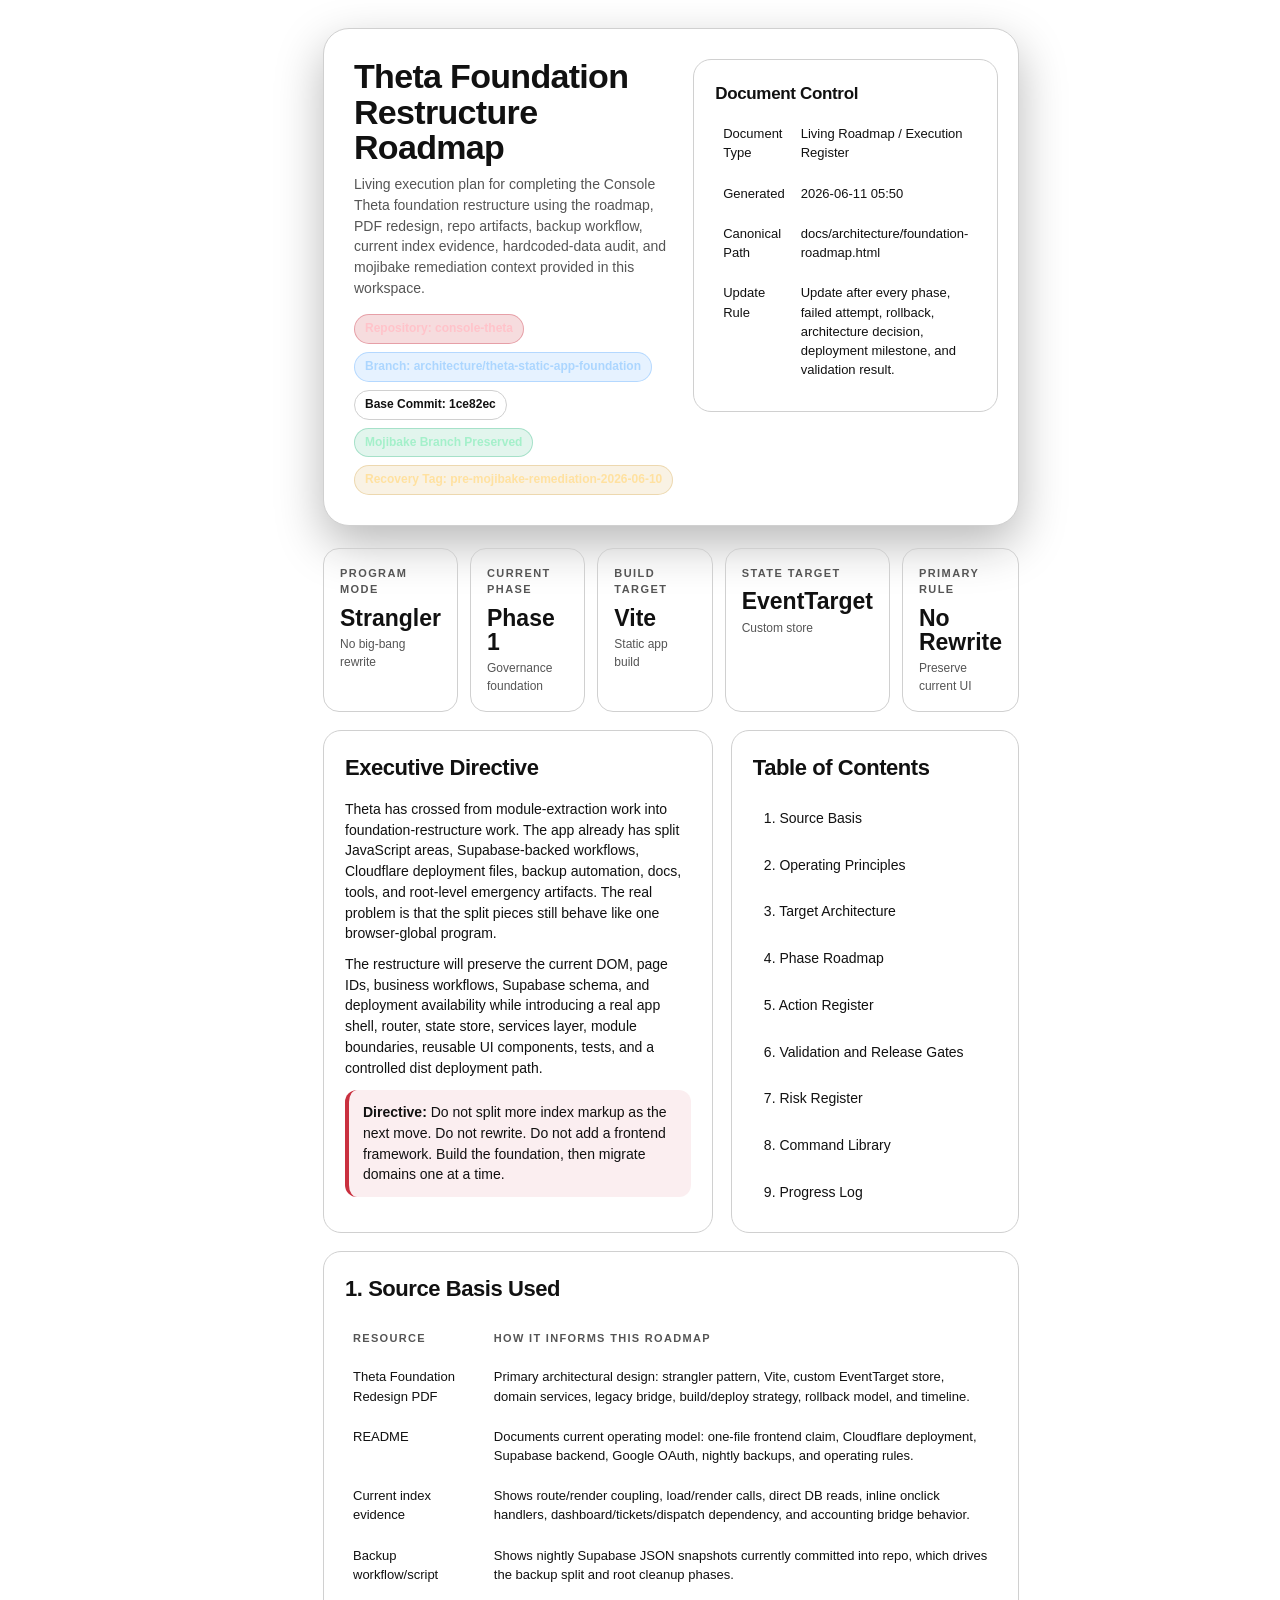
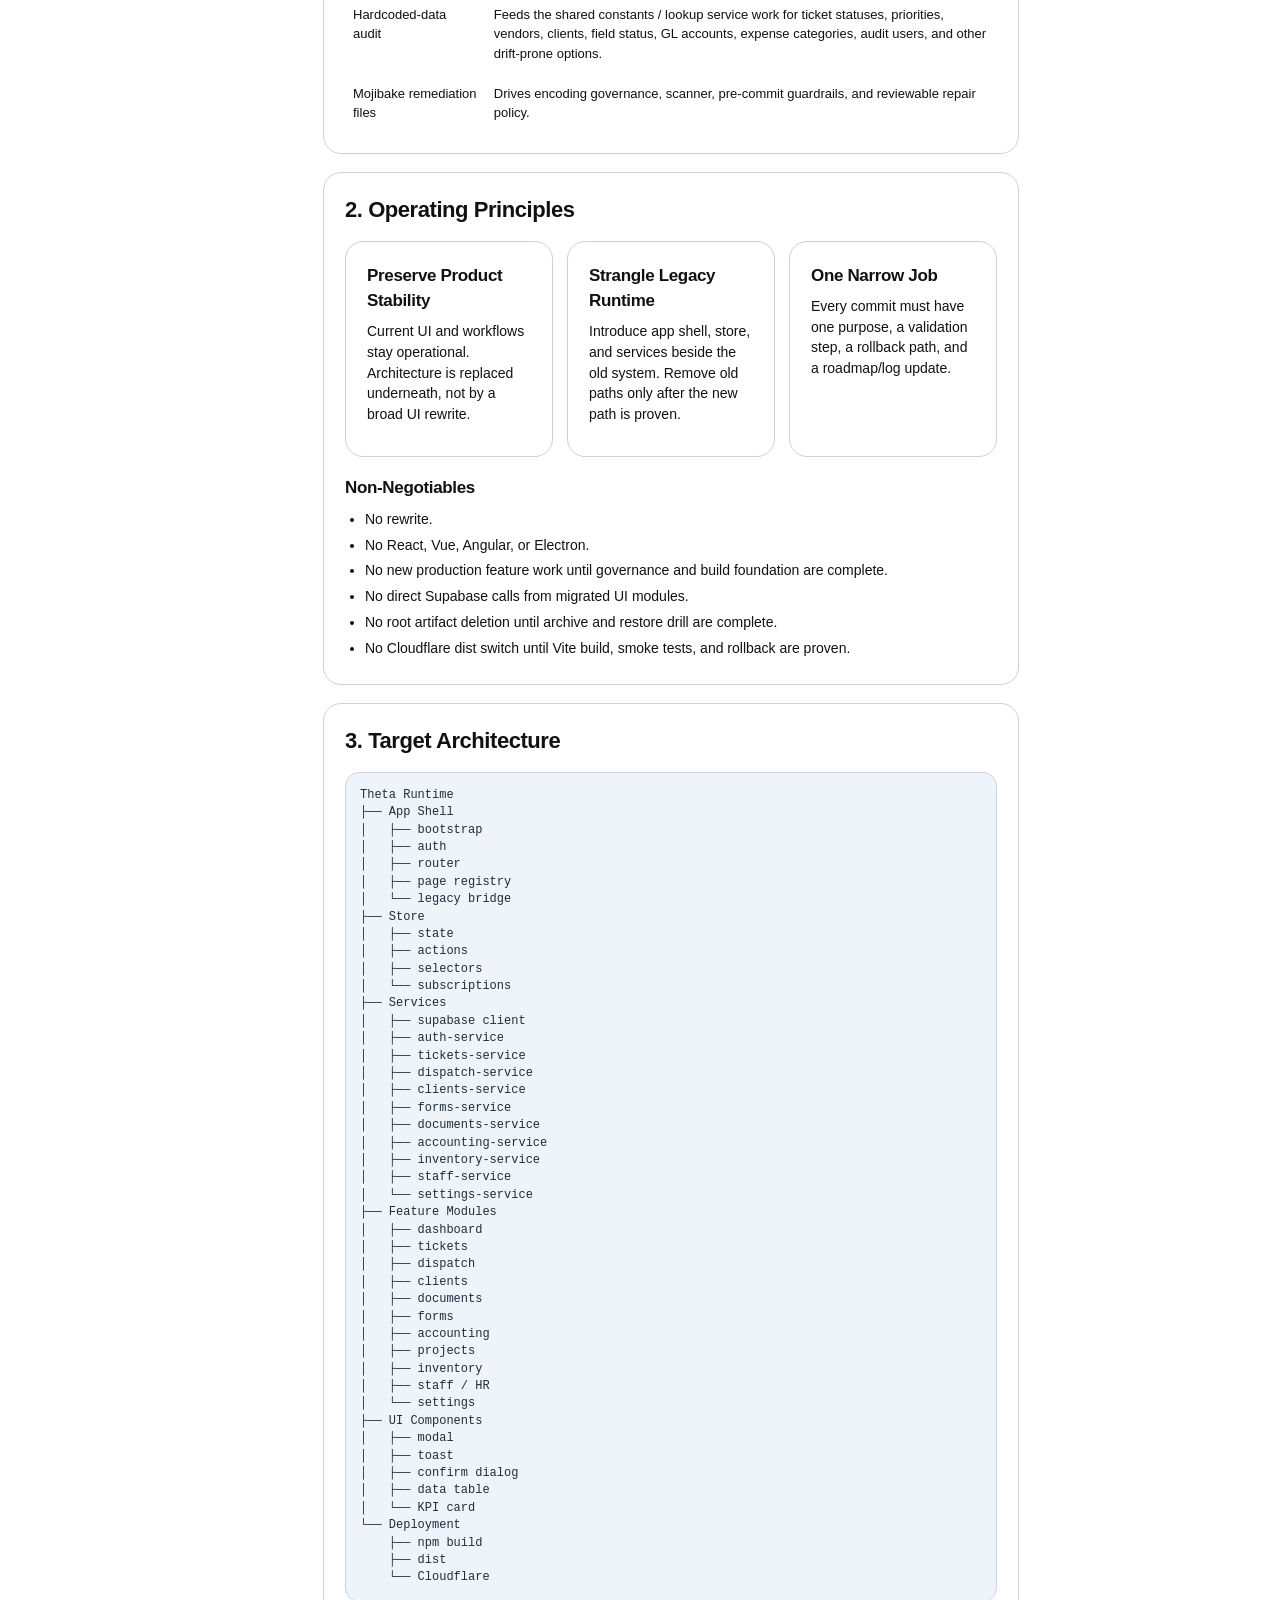
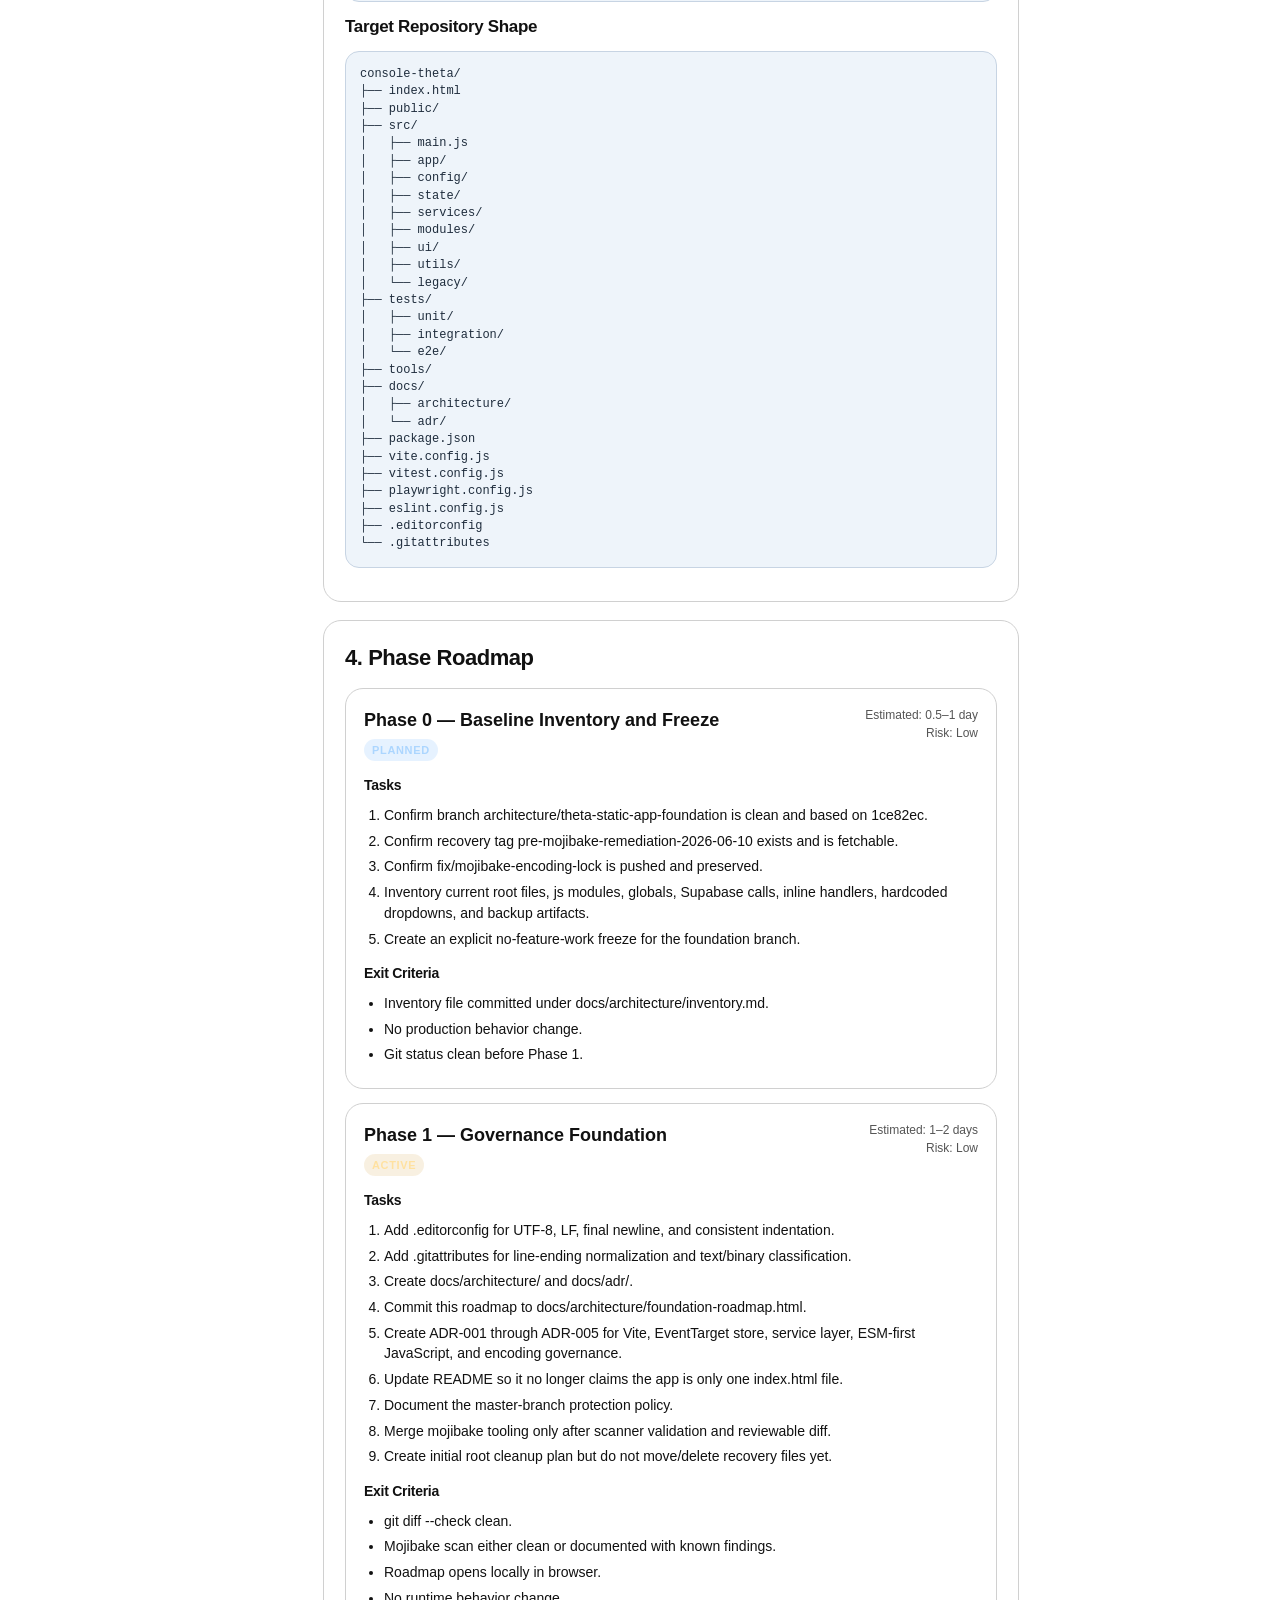
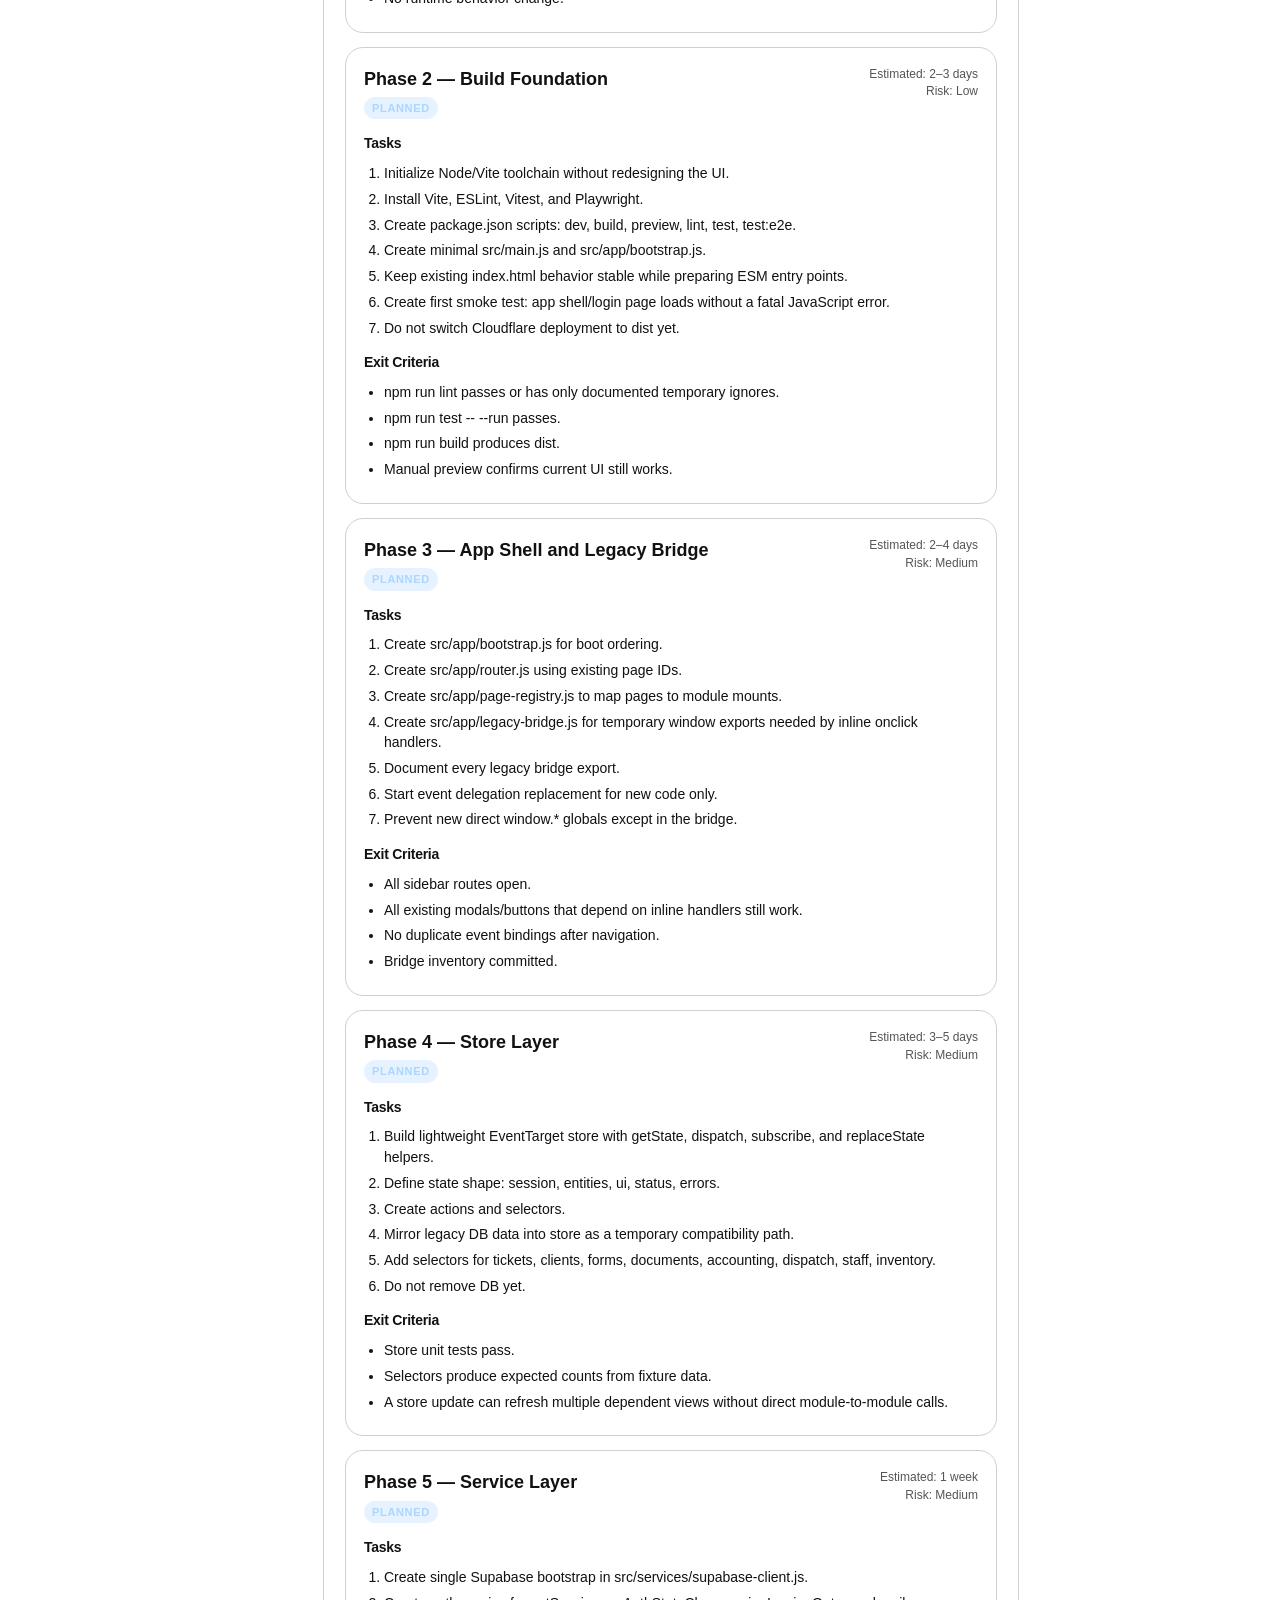
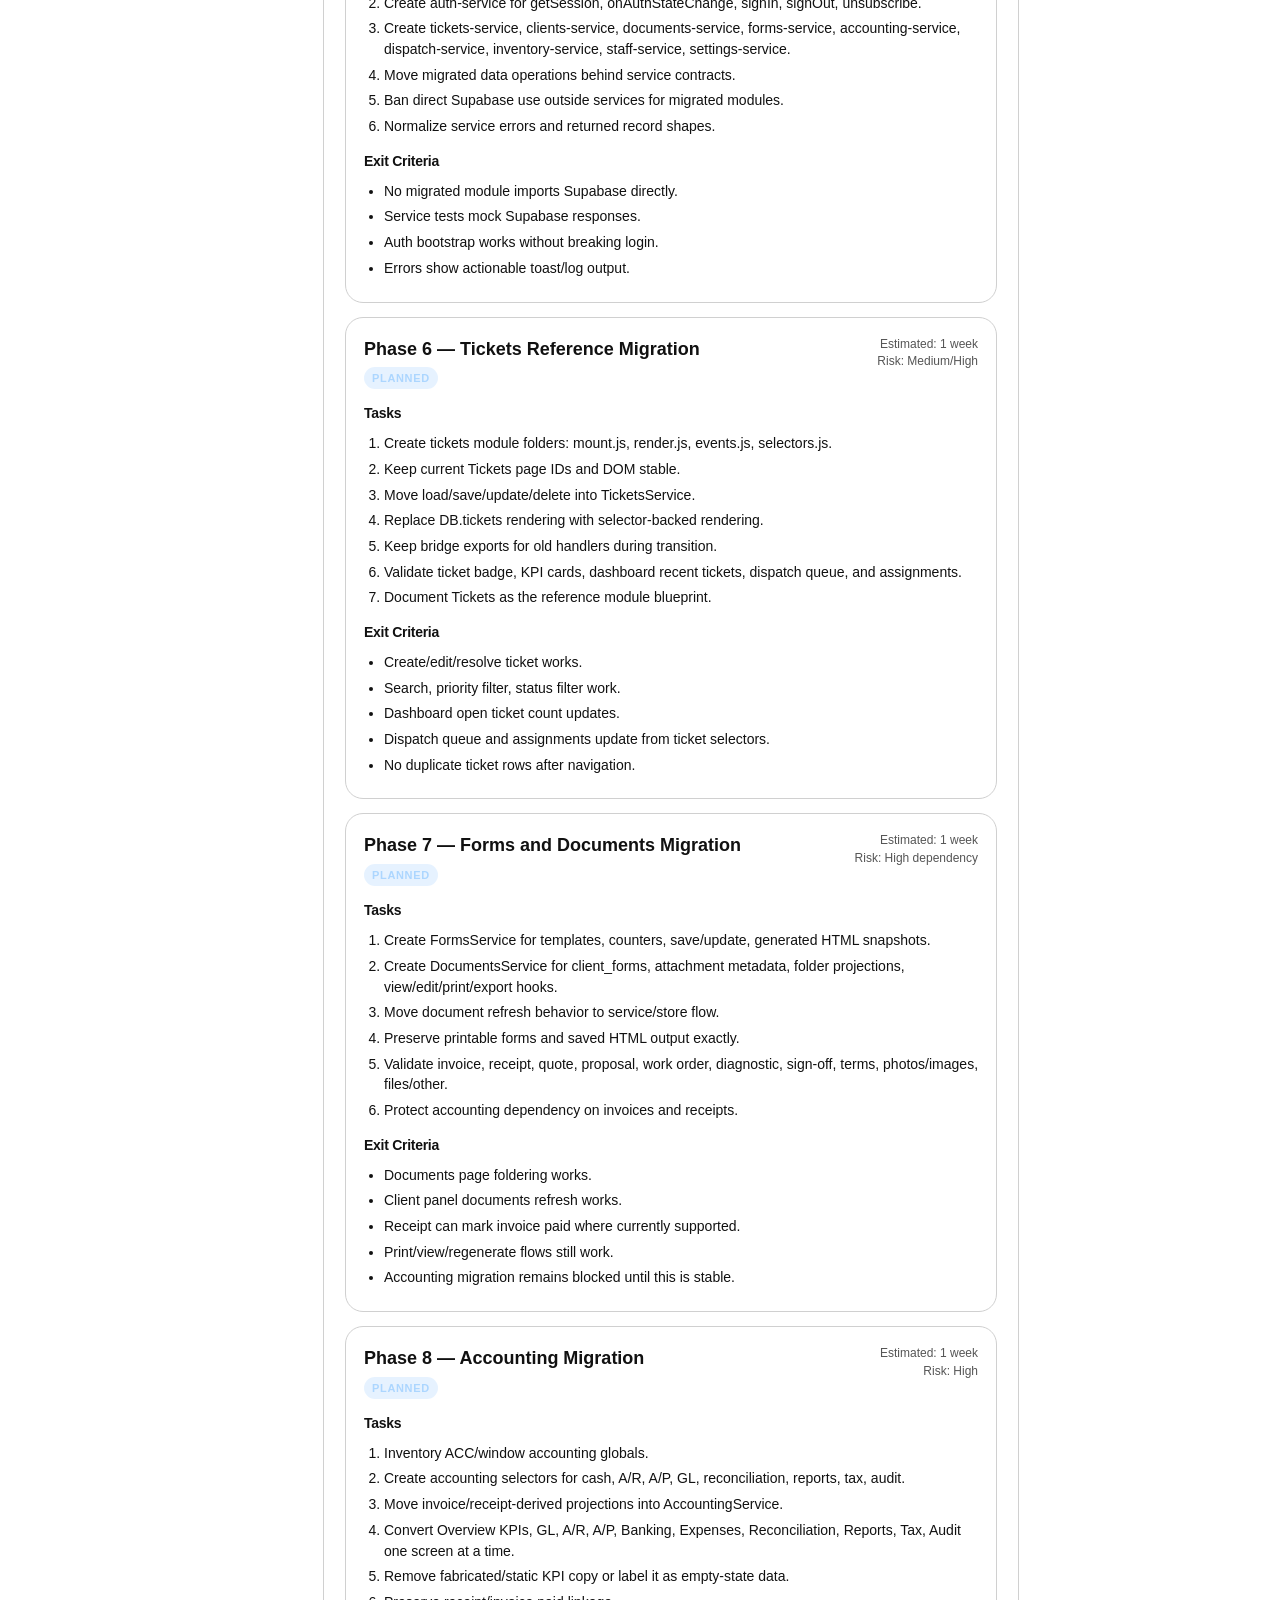
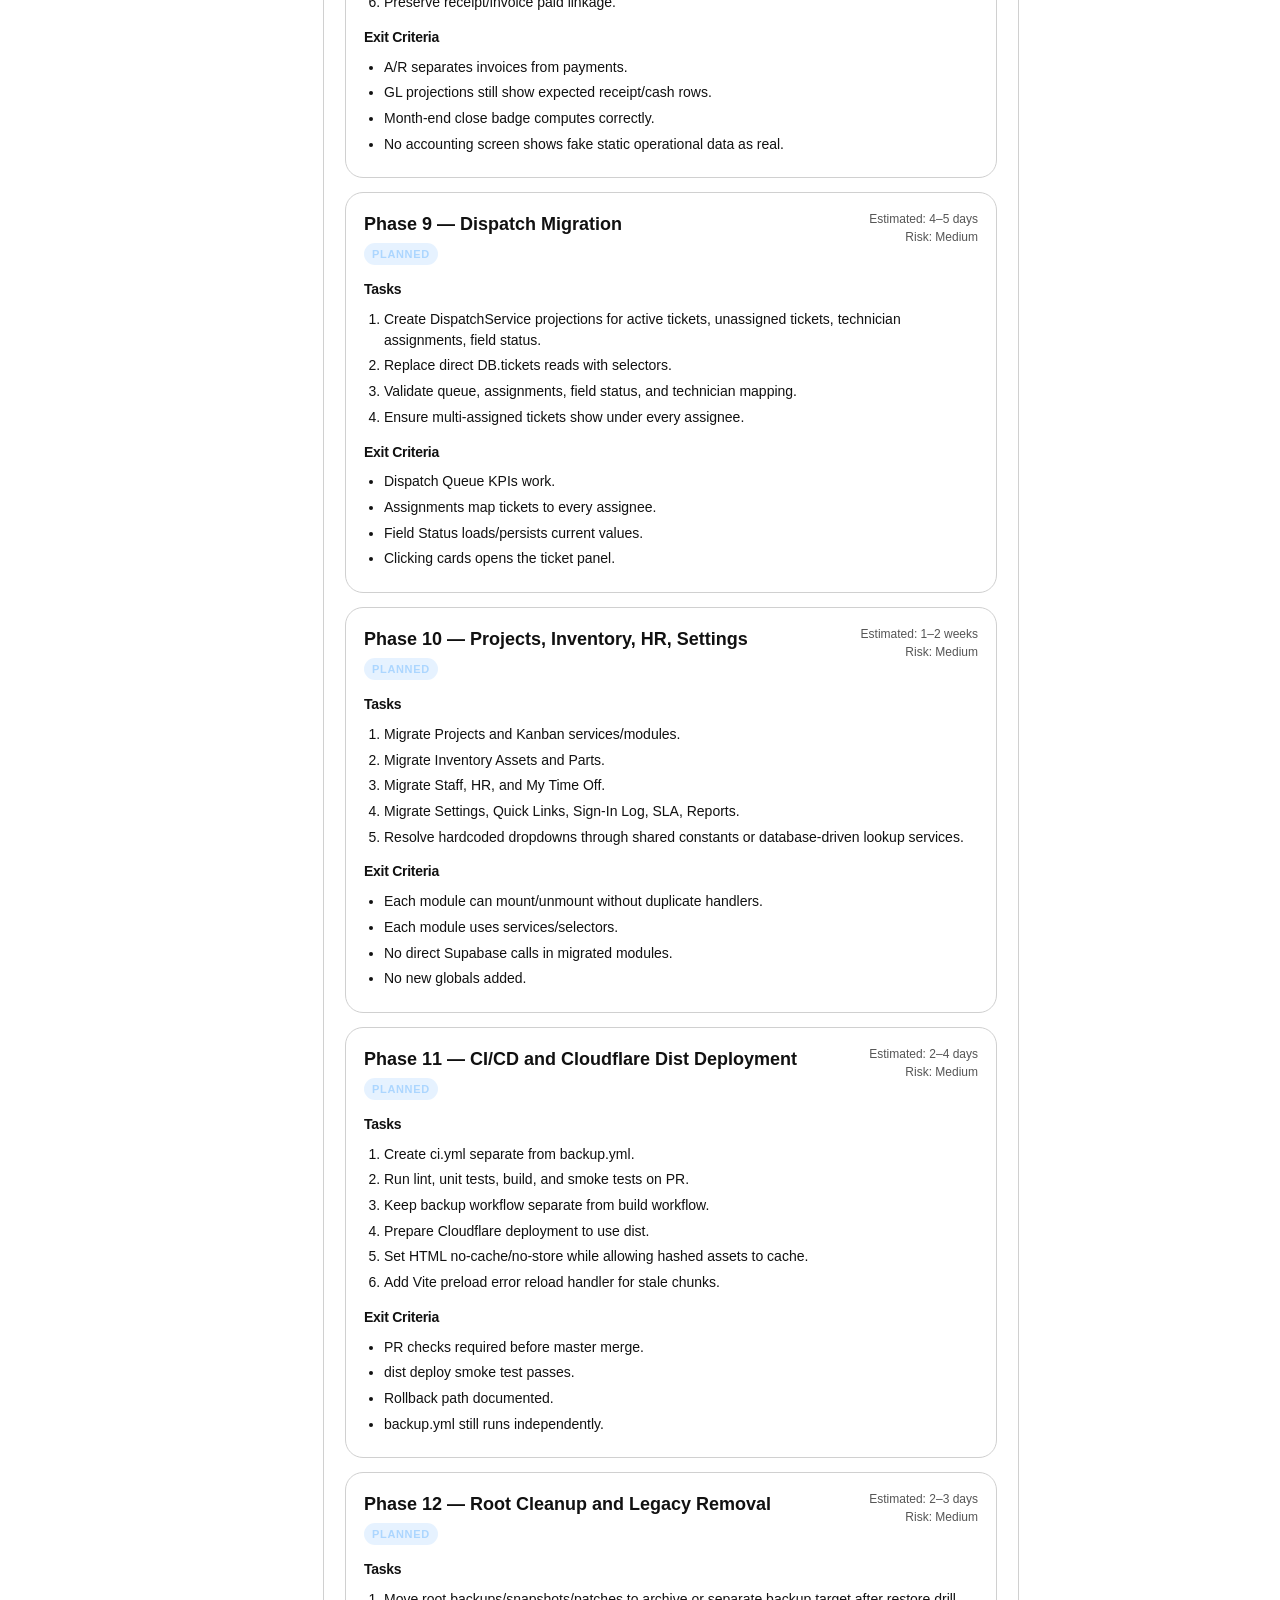
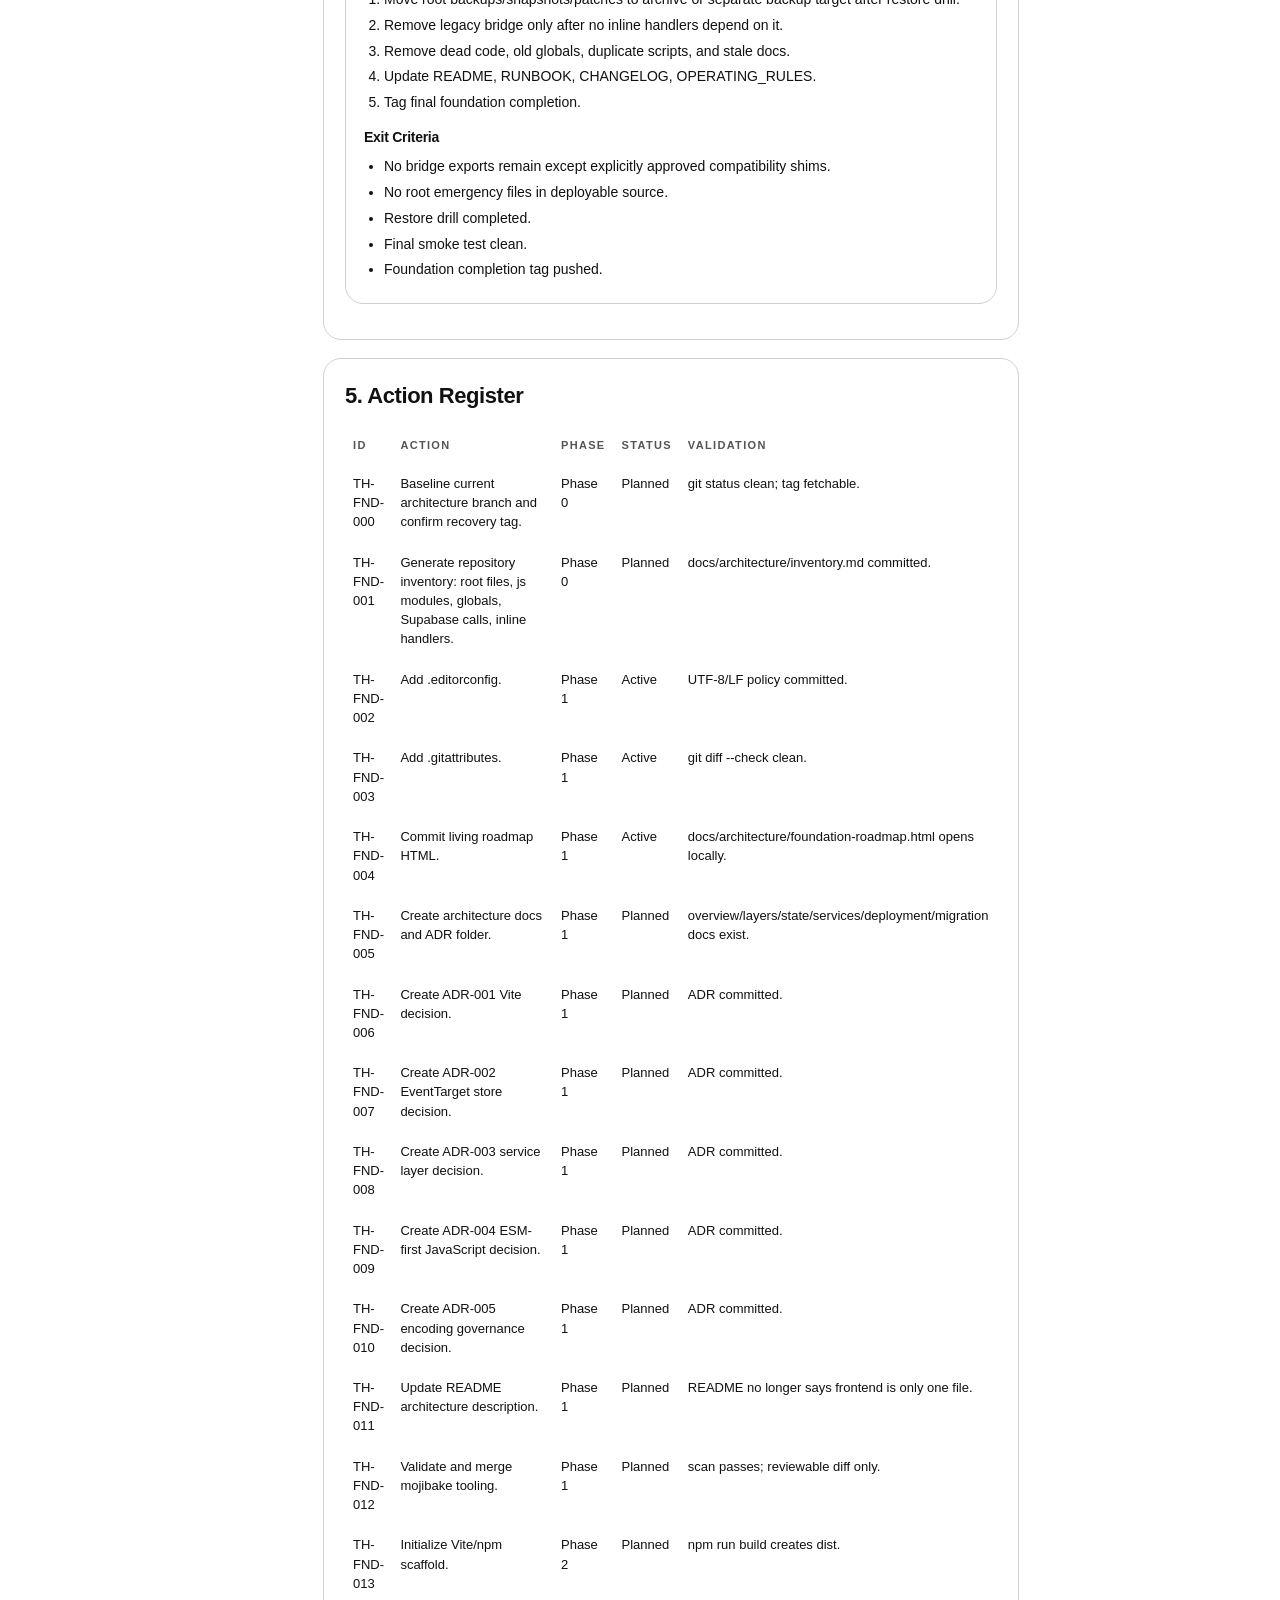
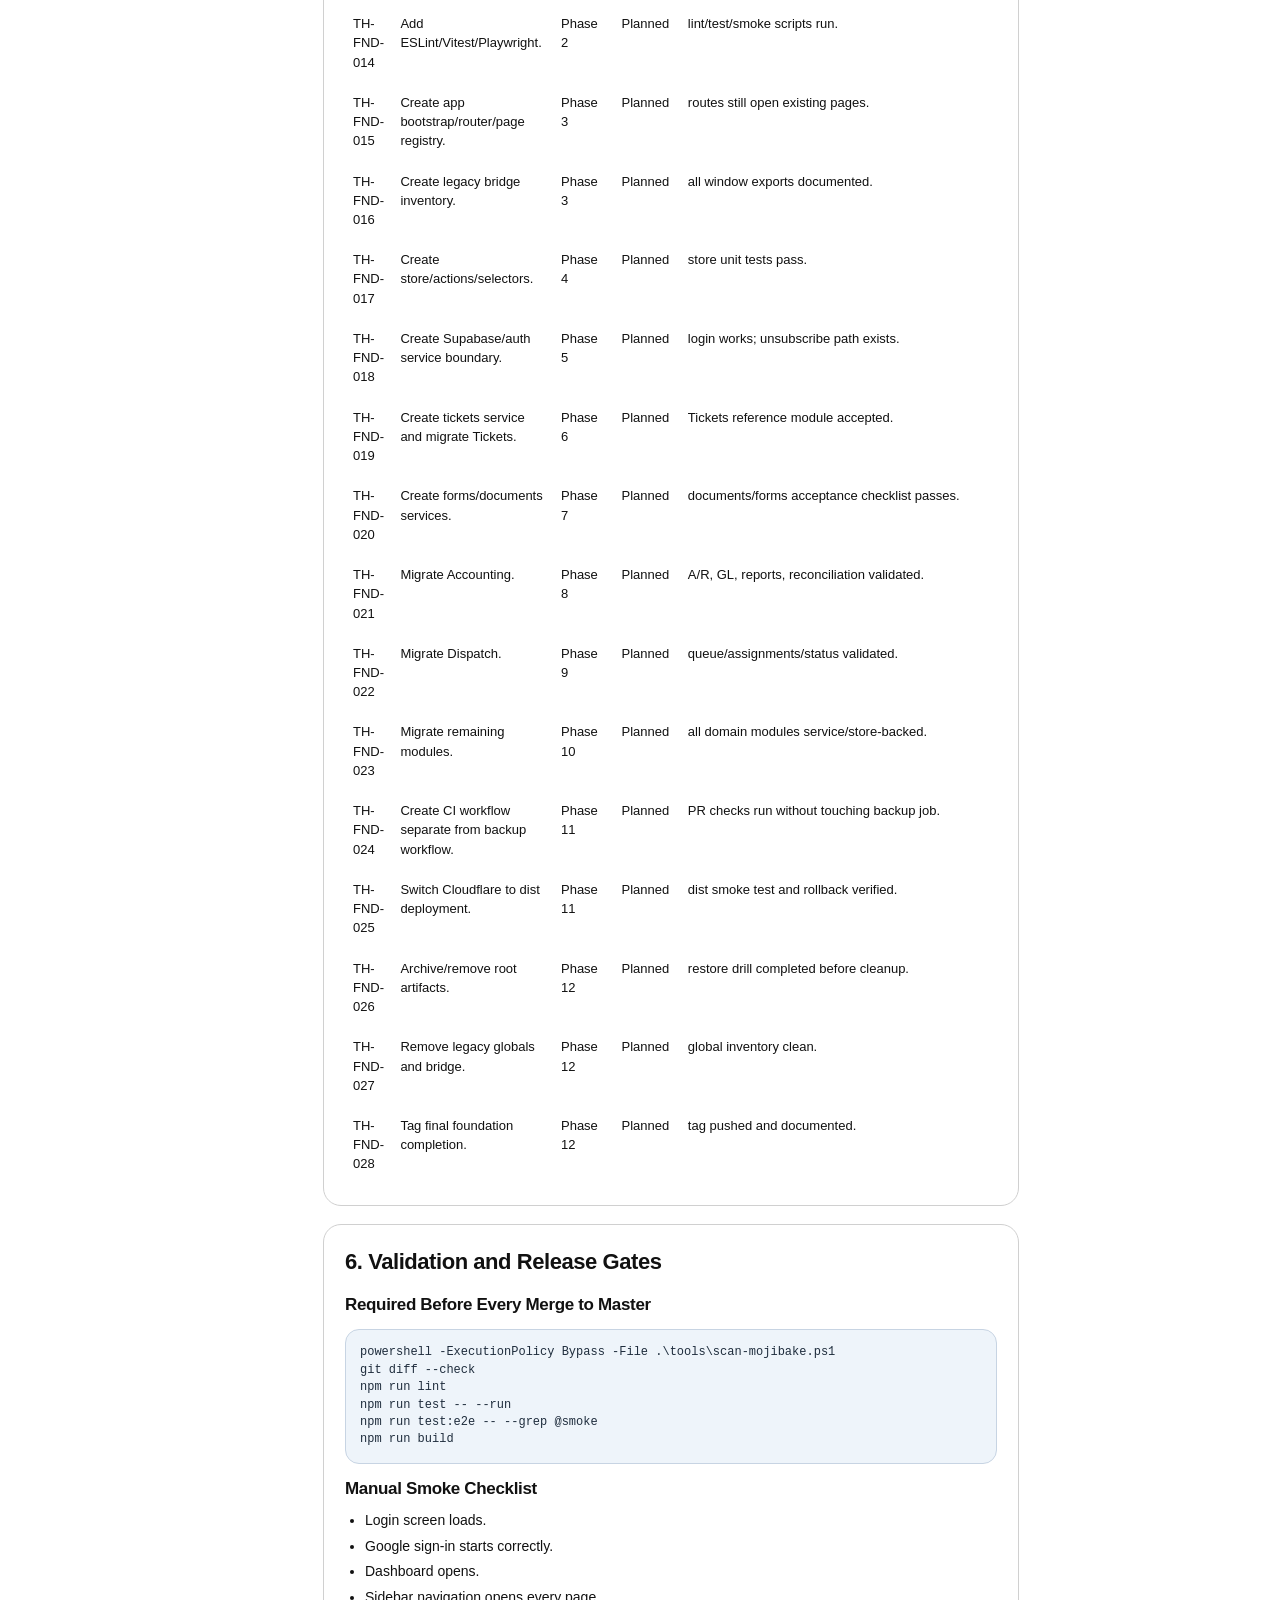
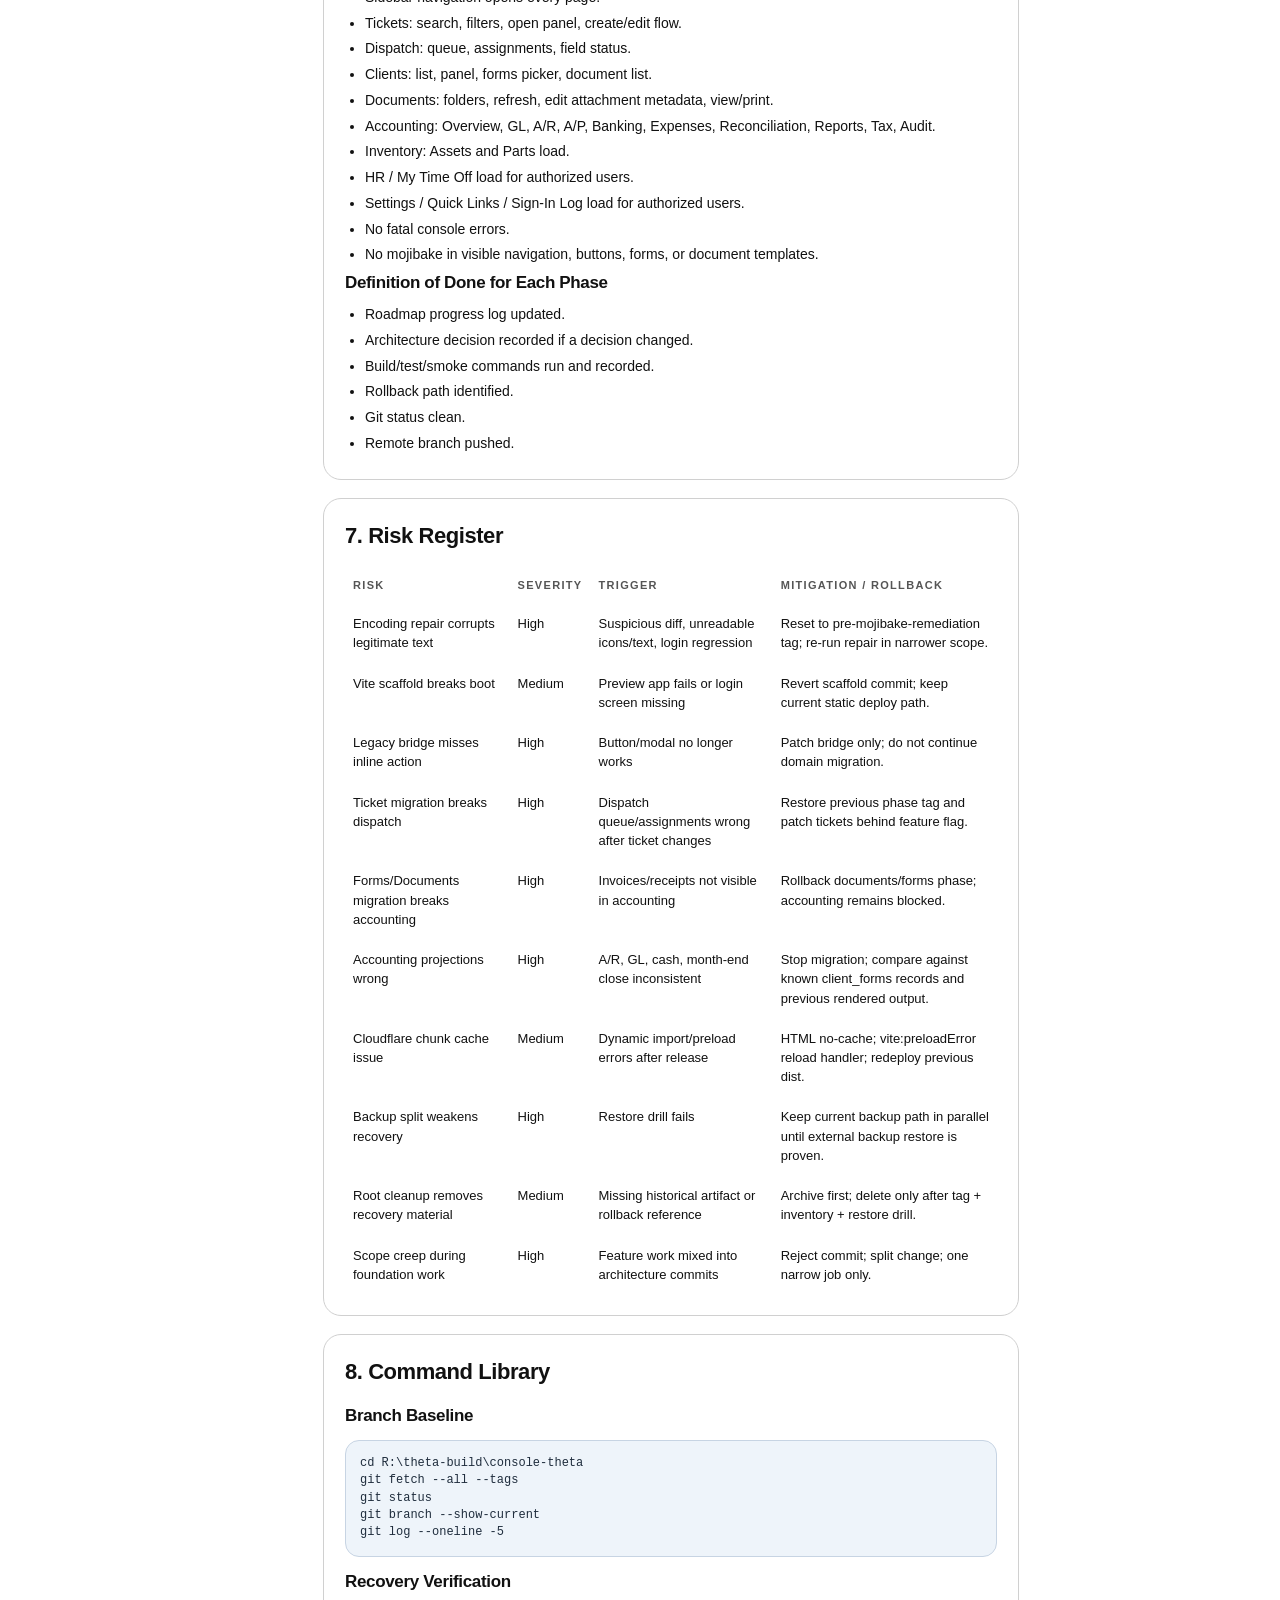
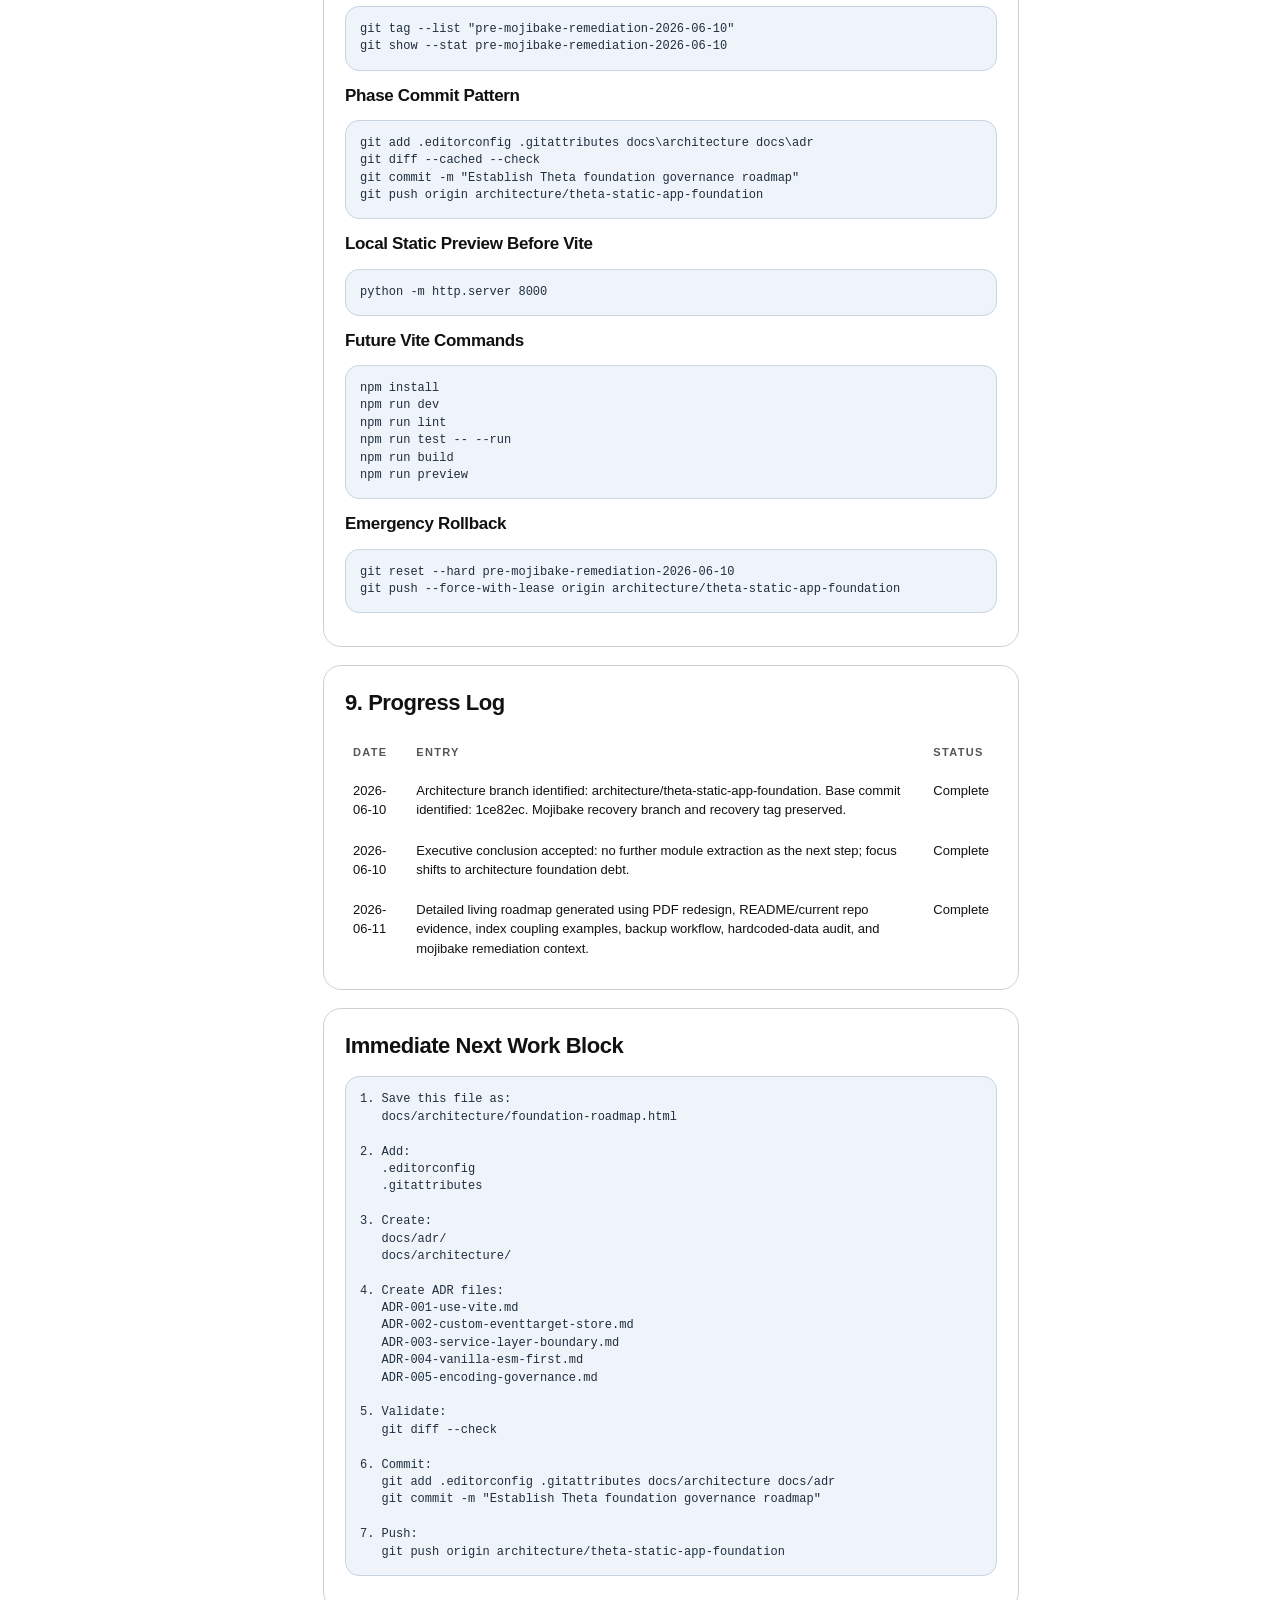
<file: docs/theta-foundation-restructure-roadmap-binder-edition.html>
<!DOCTYPE html>
<html lang="en">
<head>
<meta charset="UTF-8">
<meta name="viewport" content="width=device-width,initial-scale=1.0">
<title>Theta Foundation Restructure Roadmap</title>
<style>
:root {
  --bg:#FFFFFF; --panel:#FFFFFF; --panel2:#FFFFFF; --panel3:#FFFFFF;
  --ink:#111111; --muted:#555555; --soft:#666666; --line:#D0D0D0;
  --red:#c9303f; --green:#35b983; --gold:#d6a84d; --blue:#5aa9ff; --violet:#9c8cff;
}
*{box-sizing:border-box} html,body{margin:0;background:var(--bg);color:var(--ink);font-family:Inter,Segoe UI,Arial,sans-serif;line-height:1.48;font-size:14px}
body{padding:28px 28px 28px 90px} h1,h2,h3,h4{letter-spacing:-.02em} h1{margin:0 0 8px;font-size:34px;line-height:1.05} h2{font-size:22px;margin:0 0 14px} h3{font-size:17px;margin:0 0 8px} h4{font-size:14px;margin:14px 0 6px}
p{margin:0 0 10px} .muted,small{color:var(--muted)} code,pre{font-family:Cascadia Mono,Consolas,Menlo,monospace} code{background:rgba(255,255,255,.065);padding:1px 5px;border-radius:6px}
pre{white-space:pre-wrap;background:#eef4fa;border:1px solid #c7d4e3;border-radius:14px;padding:14px;color:#1f2d3d;overflow:auto;font-size:12px;line-height:1.45}
header{border:1px solid var(--line);border-radius:26px;background:#FFFFFF;padding:30px;margin-bottom:22px;box-shadow:0 18px 48px rgba(0,0,0,.28)}
.header-grid{display:grid;grid-template-columns:1.2fr .8fr;gap:20px;align-items:start}
section,.card{background:#FFFFFF;border:1px solid var(--line);border-radius:18px;padding:21px;margin-bottom:18px}
.card.flat{background:rgba(255,255,255,.035)} .grid{display:grid;grid-template-columns:1.15fr .85fr;gap:18px} .grid-3{display:grid;grid-template-columns:repeat(3,1fr);gap:14px}
.badges{display:flex;gap:8px;flex-wrap:wrap;margin-top:16px} .badge{display:inline-flex;align-items:center;padding:5px 10px;border-radius:999px;font-size:12px;font-weight:750;border:1px solid var(--line);background:rgba(255,255,255,.05);white-space:nowrap}
.badge.red{background:rgba(201,48,63,.17);color:#ffc3ca;border-color:rgba(201,48,63,.35)} .badge.green{background:rgba(53,185,131,.14);color:#a4f0ca;border-color:rgba(53,185,131,.35)} .badge.gold{background:rgba(214,168,77,.15);color:#ffe1a0;border-color:rgba(214,168,77,.35)} .badge.blue{background:rgba(90,169,255,.15);color:#acd6ff;border-color:rgba(90,169,255,.35)}
.kpi-grid{display:grid;grid-template-columns:repeat(5,1fr);gap:12px;margin-bottom:18px} .kpi{background:rgba(255,255,255,.04);border:1px solid var(--line);border-radius:16px;padding:16px;min-height:96px} .kpi .label{font-size:11px;text-transform:uppercase;letter-spacing:.13em;color:var(--muted);font-weight:700} .kpi .value{font-size:23px;font-weight:850;margin-top:8px;line-height:1.05} .kpi .sub{font-size:12px;color:var(--muted);margin-top:6px}
.phase{border:1px solid var(--line);border-radius:18px;background:rgba(255,255,255,.035);padding:18px;margin-bottom:14px} .phase-head{display:flex;justify-content:space-between;gap:12px;align-items:flex-start;margin-bottom:10px} .phase-title{font-weight:850;font-size:18px} .phase-meta{font-size:12px;color:var(--muted);white-space:nowrap;text-align:right}
.status{display:inline-block;border-radius:999px;padding:3px 8px;font-size:11px;font-weight:850;text-transform:uppercase;letter-spacing:.06em;margin-top:5px} .status.Planned{background:rgba(90,169,255,.15);color:#acd6ff} .status.Active{background:rgba(214,168,77,.17);color:#ffe1a0} .status.Done{background:rgba(53,185,131,.17);color:#a4f0ca} .status.Blocked{background:rgba(201,48,63,.2);color:#ffc3ca}
ol,ul{margin:9px 0 0 20px;padding:0} li{margin:5px 0} table{width:100%;border-collapse:collapse} th,td{text-align:left;border-bottom:1px solid rgba(255,255,255,.07);padding:10px 8px;vertical-align:top;font-size:13px} th{font-size:11px;text-transform:uppercase;letter-spacing:.12em;color:var(--muted);font-weight:800} tr:last-child td{border-bottom:none}
.note{border-left:4px solid var(--blue);padding:12px 14px;background:rgba(90,169,255,.08);border-radius:12px;margin:12px 0} .warn{border-left:4px solid var(--gold);padding:12px 14px;background:rgba(214,168,77,.08);border-radius:12px;margin:12px 0} .danger{border-left:4px solid var(--red);padding:12px 14px;background:rgba(201,48,63,.08);border-radius:12px;margin:12px 0}
.toc{display:grid;gap:8px} .toc a{display:block;text-decoration:none;color:var(--ink);padding:8px 10px;border:1px solid rgba(255,255,255,.07);border-radius:10px;background:rgba(255,255,255,.035)} .footer-note{color:var(--muted);font-size:12px;text-align:center;margin:22px 0 0}
@media(max-width:1050px){.header-grid,.grid,.grid-3,.kpi-grid{grid-template-columns:1fr}body{padding:16px}.phase-head{display:block}.phase-meta{text-align:left;margin-top:5px}}
@media print{body{background:white;color:#111;padding:0.5in 0.5in 0.5in 0.9in;font-size:11px} header,section,.card,.phase,.kpi{background:white;color:#111;border-color:#ccc;box-shadow:none;break-inside:avoid} .muted,small,th,.phase-meta,.sub{color:#555} pre{background:#eef4fa;color:#1f2d3d;border-color:#c7d4e3} .badge,.status{border:1px solid #aaa;color:#111;background:#f5f5f5}}

.page-container{
    max-width:7.25in;
    margin:0 auto;
}

</style>
</head>
<body>
<div class="page-container">

<header>
  <div class="header-grid">
    <div>
      <h1>Theta Foundation Restructure Roadmap</h1>
      <p class="muted">Living execution plan for completing the Console Theta foundation restructure using the roadmap, PDF redesign, repo artifacts, backup workflow, current index evidence, hardcoded-data audit, and mojibake remediation context provided in this workspace.</p>
      <div class="badges">
        <span class="badge red">Repository: console-theta</span>
        <span class="badge blue">Branch: architecture/theta-static-app-foundation</span>
        <span class="badge">Base Commit: 1ce82ec</span>
        <span class="badge green">Mojibake Branch Preserved</span>
        <span class="badge gold">Recovery Tag: pre-mojibake-remediation-2026-06-10</span>
      </div>
    </div>
    <div class="card flat" style="margin:0">
      <h3>Document Control</h3>
      <table>
        <tr><td>Document Type</td><td>Living Roadmap / Execution Register</td></tr>
        <tr><td>Generated</td><td>2026-06-11 05:50</td></tr>
        <tr><td>Canonical Path</td><td>docs/architecture/foundation-roadmap.html</td></tr>
        <tr><td>Update Rule</td><td>Update after every phase, failed attempt, rollback, architecture decision, deployment milestone, and validation result.</td></tr>
      </table>
    </div>
  </div>
</header>

<div class="kpi-grid">
  <div class="kpi"><div class="label">Program Mode</div><div class="value">Strangler</div><div class="sub">No big-bang rewrite</div></div>
  <div class="kpi"><div class="label">Current Phase</div><div class="value">Phase 1</div><div class="sub">Governance foundation</div></div>
  <div class="kpi"><div class="label">Build Target</div><div class="value">Vite</div><div class="sub">Static app build</div></div>
  <div class="kpi"><div class="label">State Target</div><div class="value">EventTarget</div><div class="sub">Custom store</div></div>
  <div class="kpi"><div class="label">Primary Rule</div><div class="value">No Rewrite</div><div class="sub">Preserve current UI</div></div>
</div>

<div class="grid">
<section>
<h2>Executive Directive</h2>
<p>Theta has crossed from module-extraction work into foundation-restructure work. The app already has split JavaScript areas, Supabase-backed workflows, Cloudflare deployment files, backup automation, docs, tools, and root-level emergency artifacts. The real problem is that the split pieces still behave like one browser-global program.</p>
<p>The restructure will preserve the current DOM, page IDs, business workflows, Supabase schema, and deployment availability while introducing a real app shell, router, state store, services layer, module boundaries, reusable UI components, tests, and a controlled dist deployment path.</p>
<div class="danger"><strong>Directive:</strong> Do not split more index markup as the next move. Do not rewrite. Do not add a frontend framework. Build the foundation, then migrate domains one at a time.</div>
</section>
<section>
<h2>Table of Contents</h2>
<div class="toc">
<a href="#sources">1. Source Basis</a>
<a href="#principles">2. Operating Principles</a>
<a href="#target">3. Target Architecture</a>
<a href="#phases">4. Phase Roadmap</a>
<a href="#actions">5. Action Register</a>
<a href="#validation">6. Validation and Release Gates</a>
<a href="#risks">7. Risk Register</a>
<a href="#commands">8. Command Library</a>
<a href="#progress">9. Progress Log</a>
</div>
</section>
</div>

<section id="sources">
<h2>1. Source Basis Used</h2>
<table>
<thead><tr><th>Resource</th><th>How It Informs This Roadmap</th></tr></thead>
<tbody>
<tr><td>Theta Foundation Redesign PDF</td><td>Primary architectural design: strangler pattern, Vite, custom EventTarget store, domain services, legacy bridge, build/deploy strategy, rollback model, and timeline.</td></tr>
<tr><td>README</td><td>Documents current operating model: one-file frontend claim, Cloudflare deployment, Supabase backend, Google OAuth, nightly backups, and operating rules.</td></tr>
<tr><td>Current index evidence</td><td>Shows route/render coupling, load/render calls, direct DB reads, inline onclick handlers, dashboard/tickets/dispatch dependency, and accounting bridge behavior.</td></tr>
<tr><td>Backup workflow/script</td><td>Shows nightly Supabase JSON snapshots currently committed into repo, which drives the backup split and root cleanup phases.</td></tr>
<tr><td>Hardcoded-data audit</td><td>Feeds the shared constants / lookup service work for ticket statuses, priorities, vendors, clients, field status, GL accounts, expense categories, audit users, and other drift-prone options.</td></tr>
<tr><td>Mojibake remediation files</td><td>Drives encoding governance, scanner, pre-commit guardrails, and reviewable repair policy.</td></tr>
</tbody>
</table>
</section>

<section id="principles">
<h2>2. Operating Principles</h2>
<div class="grid-3">
<div class="card flat"><h3>Preserve Product Stability</h3><p>Current UI and workflows stay operational. Architecture is replaced underneath, not by a broad UI rewrite.</p></div>
<div class="card flat"><h3>Strangle Legacy Runtime</h3><p>Introduce app shell, store, and services beside the old system. Remove old paths only after the new path is proven.</p></div>
<div class="card flat"><h3>One Narrow Job</h3><p>Every commit must have one purpose, a validation step, a rollback path, and a roadmap/log update.</p></div>
</div>
<h3>Non-Negotiables</h3>
<ul>
<li>No rewrite.</li>
<li>No React, Vue, Angular, or Electron.</li>
<li>No new production feature work until governance and build foundation are complete.</li>
<li>No direct Supabase calls from migrated UI modules.</li>
<li>No root artifact deletion until archive and restore drill are complete.</li>
<li>No Cloudflare dist switch until Vite build, smoke tests, and rollback are proven.</li>
</ul>
</section>

<section id="target">
<h2>3. Target Architecture</h2>
<pre>Theta Runtime
├── App Shell
│   ├── bootstrap
│   ├── auth
│   ├── router
│   ├── page registry
│   └── legacy bridge
├── Store
│   ├── state
│   ├── actions
│   ├── selectors
│   └── subscriptions
├── Services
│   ├── supabase client
│   ├── auth-service
│   ├── tickets-service
│   ├── dispatch-service
│   ├── clients-service
│   ├── forms-service
│   ├── documents-service
│   ├── accounting-service
│   ├── inventory-service
│   ├── staff-service
│   └── settings-service
├── Feature Modules
│   ├── dashboard
│   ├── tickets
│   ├── dispatch
│   ├── clients
│   ├── documents
│   ├── forms
│   ├── accounting
│   ├── projects
│   ├── inventory
│   ├── staff / HR
│   └── settings
├── UI Components
│   ├── modal
│   ├── toast
│   ├── confirm dialog
│   ├── data table
│   └── KPI card
└── Deployment
    ├── npm build
    ├── dist
    └── Cloudflare</pre>

<h3>Target Repository Shape</h3>
<pre>console-theta/
├── index.html
├── public/
├── src/
│   ├── main.js
│   ├── app/
│   ├── config/
│   ├── state/
│   ├── services/
│   ├── modules/
│   ├── ui/
│   ├── utils/
│   └── legacy/
├── tests/
│   ├── unit/
│   ├── integration/
│   └── e2e/
├── tools/
├── docs/
│   ├── architecture/
│   └── adr/
├── package.json
├── vite.config.js
├── vitest.config.js
├── playwright.config.js
├── eslint.config.js
├── .editorconfig
└── .gitattributes</pre>
</section>

<section id="phases">
<h2>4. Phase Roadmap</h2>
<div class="phase">
<div class="phase-head"><div><div class="phase-title">Phase 0 — Baseline Inventory and Freeze</div><span class="status Planned">Planned</span></div><div class="phase-meta">Estimated: 0.5–1 day<br>Risk: Low</div></div>
<h4>Tasks</h4><ol><li>Confirm branch architecture/theta-static-app-foundation is clean and based on 1ce82ec.</li><li>Confirm recovery tag pre-mojibake-remediation-2026-06-10 exists and is fetchable.</li><li>Confirm fix/mojibake-encoding-lock is pushed and preserved.</li><li>Inventory current root files, js modules, globals, Supabase calls, inline handlers, hardcoded dropdowns, and backup artifacts.</li><li>Create an explicit no-feature-work freeze for the foundation branch.</li></ol>
<h4>Exit Criteria</h4><ul><li>Inventory file committed under docs/architecture/inventory.md.</li><li>No production behavior change.</li><li>Git status clean before Phase 1.</li></ul>
</div>
<div class="phase">
<div class="phase-head"><div><div class="phase-title">Phase 1 — Governance Foundation</div><span class="status Active">Active</span></div><div class="phase-meta">Estimated: 1–2 days<br>Risk: Low</div></div>
<h4>Tasks</h4><ol><li>Add .editorconfig for UTF-8, LF, final newline, and consistent indentation.</li><li>Add .gitattributes for line-ending normalization and text/binary classification.</li><li>Create docs/architecture/ and docs/adr/.</li><li>Commit this roadmap to docs/architecture/foundation-roadmap.html.</li><li>Create ADR-001 through ADR-005 for Vite, EventTarget store, service layer, ESM-first JavaScript, and encoding governance.</li><li>Update README so it no longer claims the app is only one index.html file.</li><li>Document the master-branch protection policy.</li><li>Merge mojibake tooling only after scanner validation and reviewable diff.</li><li>Create initial root cleanup plan but do not move/delete recovery files yet.</li></ol>
<h4>Exit Criteria</h4><ul><li>git diff --check clean.</li><li>Mojibake scan either clean or documented with known findings.</li><li>Roadmap opens locally in browser.</li><li>No runtime behavior change.</li></ul>
</div>
<div class="phase">
<div class="phase-head"><div><div class="phase-title">Phase 2 — Build Foundation</div><span class="status Planned">Planned</span></div><div class="phase-meta">Estimated: 2–3 days<br>Risk: Low</div></div>
<h4>Tasks</h4><ol><li>Initialize Node/Vite toolchain without redesigning the UI.</li><li>Install Vite, ESLint, Vitest, and Playwright.</li><li>Create package.json scripts: dev, build, preview, lint, test, test:e2e.</li><li>Create minimal src/main.js and src/app/bootstrap.js.</li><li>Keep existing index.html behavior stable while preparing ESM entry points.</li><li>Create first smoke test: app shell/login page loads without a fatal JavaScript error.</li><li>Do not switch Cloudflare deployment to dist yet.</li></ol>
<h4>Exit Criteria</h4><ul><li>npm run lint passes or has only documented temporary ignores.</li><li>npm run test -- --run passes.</li><li>npm run build produces dist.</li><li>Manual preview confirms current UI still works.</li></ul>
</div>
<div class="phase">
<div class="phase-head"><div><div class="phase-title">Phase 3 — App Shell and Legacy Bridge</div><span class="status Planned">Planned</span></div><div class="phase-meta">Estimated: 2–4 days<br>Risk: Medium</div></div>
<h4>Tasks</h4><ol><li>Create src/app/bootstrap.js for boot ordering.</li><li>Create src/app/router.js using existing page IDs.</li><li>Create src/app/page-registry.js to map pages to module mounts.</li><li>Create src/app/legacy-bridge.js for temporary window exports needed by inline onclick handlers.</li><li>Document every legacy bridge export.</li><li>Start event delegation replacement for new code only.</li><li>Prevent new direct window.* globals except in the bridge.</li></ol>
<h4>Exit Criteria</h4><ul><li>All sidebar routes open.</li><li>All existing modals/buttons that depend on inline handlers still work.</li><li>No duplicate event bindings after navigation.</li><li>Bridge inventory committed.</li></ul>
</div>
<div class="phase">
<div class="phase-head"><div><div class="phase-title">Phase 4 — Store Layer</div><span class="status Planned">Planned</span></div><div class="phase-meta">Estimated: 3–5 days<br>Risk: Medium</div></div>
<h4>Tasks</h4><ol><li>Build lightweight EventTarget store with getState, dispatch, subscribe, and replaceState helpers.</li><li>Define state shape: session, entities, ui, status, errors.</li><li>Create actions and selectors.</li><li>Mirror legacy DB data into store as a temporary compatibility path.</li><li>Add selectors for tickets, clients, forms, documents, accounting, dispatch, staff, inventory.</li><li>Do not remove DB yet.</li></ol>
<h4>Exit Criteria</h4><ul><li>Store unit tests pass.</li><li>Selectors produce expected counts from fixture data.</li><li>A store update can refresh multiple dependent views without direct module-to-module calls.</li></ul>
</div>
<div class="phase">
<div class="phase-head"><div><div class="phase-title">Phase 5 — Service Layer</div><span class="status Planned">Planned</span></div><div class="phase-meta">Estimated: 1 week<br>Risk: Medium</div></div>
<h4>Tasks</h4><ol><li>Create single Supabase bootstrap in src/services/supabase-client.js.</li><li>Create auth-service for getSession, onAuthStateChange, signIn, signOut, unsubscribe.</li><li>Create tickets-service, clients-service, documents-service, forms-service, accounting-service, dispatch-service, inventory-service, staff-service, settings-service.</li><li>Move migrated data operations behind service contracts.</li><li>Ban direct Supabase use outside services for migrated modules.</li><li>Normalize service errors and returned record shapes.</li></ol>
<h4>Exit Criteria</h4><ul><li>No migrated module imports Supabase directly.</li><li>Service tests mock Supabase responses.</li><li>Auth bootstrap works without breaking login.</li><li>Errors show actionable toast/log output.</li></ul>
</div>
<div class="phase">
<div class="phase-head"><div><div class="phase-title">Phase 6 — Tickets Reference Migration</div><span class="status Planned">Planned</span></div><div class="phase-meta">Estimated: 1 week<br>Risk: Medium/High</div></div>
<h4>Tasks</h4><ol><li>Create tickets module folders: mount.js, render.js, events.js, selectors.js.</li><li>Keep current Tickets page IDs and DOM stable.</li><li>Move load/save/update/delete into TicketsService.</li><li>Replace DB.tickets rendering with selector-backed rendering.</li><li>Keep bridge exports for old handlers during transition.</li><li>Validate ticket badge, KPI cards, dashboard recent tickets, dispatch queue, and assignments.</li><li>Document Tickets as the reference module blueprint.</li></ol>
<h4>Exit Criteria</h4><ul><li>Create/edit/resolve ticket works.</li><li>Search, priority filter, status filter work.</li><li>Dashboard open ticket count updates.</li><li>Dispatch queue and assignments update from ticket selectors.</li><li>No duplicate ticket rows after navigation.</li></ul>
</div>
<div class="phase">
<div class="phase-head"><div><div class="phase-title">Phase 7 — Forms and Documents Migration</div><span class="status Planned">Planned</span></div><div class="phase-meta">Estimated: 1 week<br>Risk: High dependency</div></div>
<h4>Tasks</h4><ol><li>Create FormsService for templates, counters, save/update, generated HTML snapshots.</li><li>Create DocumentsService for client_forms, attachment metadata, folder projections, view/edit/print/export hooks.</li><li>Move document refresh behavior to service/store flow.</li><li>Preserve printable forms and saved HTML output exactly.</li><li>Validate invoice, receipt, quote, proposal, work order, diagnostic, sign-off, terms, photos/images, files/other.</li><li>Protect accounting dependency on invoices and receipts.</li></ol>
<h4>Exit Criteria</h4><ul><li>Documents page foldering works.</li><li>Client panel documents refresh works.</li><li>Receipt can mark invoice paid where currently supported.</li><li>Print/view/regenerate flows still work.</li><li>Accounting migration remains blocked until this is stable.</li></ul>
</div>
<div class="phase">
<div class="phase-head"><div><div class="phase-title">Phase 8 — Accounting Migration</div><span class="status Planned">Planned</span></div><div class="phase-meta">Estimated: 1 week<br>Risk: High</div></div>
<h4>Tasks</h4><ol><li>Inventory ACC/window accounting globals.</li><li>Create accounting selectors for cash, A/R, A/P, GL, reconciliation, reports, tax, audit.</li><li>Move invoice/receipt-derived projections into AccountingService.</li><li>Convert Overview KPIs, GL, A/R, A/P, Banking, Expenses, Reconciliation, Reports, Tax, Audit one screen at a time.</li><li>Remove fabricated/static KPI copy or label it as empty-state data.</li><li>Preserve receipt/invoice paid linkage.</li></ol>
<h4>Exit Criteria</h4><ul><li>A/R separates invoices from payments.</li><li>GL projections still show expected receipt/cash rows.</li><li>Month-end close badge computes correctly.</li><li>No accounting screen shows fake static operational data as real.</li></ul>
</div>
<div class="phase">
<div class="phase-head"><div><div class="phase-title">Phase 9 — Dispatch Migration</div><span class="status Planned">Planned</span></div><div class="phase-meta">Estimated: 4–5 days<br>Risk: Medium</div></div>
<h4>Tasks</h4><ol><li>Create DispatchService projections for active tickets, unassigned tickets, technician assignments, field status.</li><li>Replace direct DB.tickets reads with selectors.</li><li>Validate queue, assignments, field status, and technician mapping.</li><li>Ensure multi-assigned tickets show under every assignee.</li></ol>
<h4>Exit Criteria</h4><ul><li>Dispatch Queue KPIs work.</li><li>Assignments map tickets to every assignee.</li><li>Field Status loads/persists current values.</li><li>Clicking cards opens the ticket panel.</li></ul>
</div>
<div class="phase">
<div class="phase-head"><div><div class="phase-title">Phase 10 — Projects, Inventory, HR, Settings</div><span class="status Planned">Planned</span></div><div class="phase-meta">Estimated: 1–2 weeks<br>Risk: Medium</div></div>
<h4>Tasks</h4><ol><li>Migrate Projects and Kanban services/modules.</li><li>Migrate Inventory Assets and Parts.</li><li>Migrate Staff, HR, and My Time Off.</li><li>Migrate Settings, Quick Links, Sign-In Log, SLA, Reports.</li><li>Resolve hardcoded dropdowns through shared constants or database-driven lookup services.</li></ol>
<h4>Exit Criteria</h4><ul><li>Each module can mount/unmount without duplicate handlers.</li><li>Each module uses services/selectors.</li><li>No direct Supabase calls in migrated modules.</li><li>No new globals added.</li></ul>
</div>
<div class="phase">
<div class="phase-head"><div><div class="phase-title">Phase 11 — CI/CD and Cloudflare Dist Deployment</div><span class="status Planned">Planned</span></div><div class="phase-meta">Estimated: 2–4 days<br>Risk: Medium</div></div>
<h4>Tasks</h4><ol><li>Create ci.yml separate from backup.yml.</li><li>Run lint, unit tests, build, and smoke tests on PR.</li><li>Keep backup workflow separate from build workflow.</li><li>Prepare Cloudflare deployment to use dist.</li><li>Set HTML no-cache/no-store while allowing hashed assets to cache.</li><li>Add Vite preload error reload handler for stale chunks.</li></ol>
<h4>Exit Criteria</h4><ul><li>PR checks required before master merge.</li><li>dist deploy smoke test passes.</li><li>Rollback path documented.</li><li>backup.yml still runs independently.</li></ul>
</div>
<div class="phase">
<div class="phase-head"><div><div class="phase-title">Phase 12 — Root Cleanup and Legacy Removal</div><span class="status Planned">Planned</span></div><div class="phase-meta">Estimated: 2–3 days<br>Risk: Medium</div></div>
<h4>Tasks</h4><ol><li>Move root backups/snapshots/patches to archive or separate backup target after restore drill.</li><li>Remove legacy bridge only after no inline handlers depend on it.</li><li>Remove dead code, old globals, duplicate scripts, and stale docs.</li><li>Update README, RUNBOOK, CHANGELOG, OPERATING_RULES.</li><li>Tag final foundation completion.</li></ol>
<h4>Exit Criteria</h4><ul><li>No bridge exports remain except explicitly approved compatibility shims.</li><li>No root emergency files in deployable source.</li><li>Restore drill completed.</li><li>Final smoke test clean.</li><li>Foundation completion tag pushed.</li></ul>
</div>
</section>

<section id="actions">
<h2>5. Action Register</h2>
<table>
<thead><tr><th>ID</th><th>Action</th><th>Phase</th><th>Status</th><th>Validation</th></tr></thead>
<tbody>
<tr><td>TH-FND-000</td><td>Baseline current architecture branch and confirm recovery tag.</td><td>Phase 0</td><td>Planned</td><td>git status clean; tag fetchable.</td></tr>
<tr><td>TH-FND-001</td><td>Generate repository inventory: root files, js modules, globals, Supabase calls, inline handlers.</td><td>Phase 0</td><td>Planned</td><td>docs/architecture/inventory.md committed.</td></tr>
<tr><td>TH-FND-002</td><td>Add .editorconfig.</td><td>Phase 1</td><td>Active</td><td>UTF-8/LF policy committed.</td></tr>
<tr><td>TH-FND-003</td><td>Add .gitattributes.</td><td>Phase 1</td><td>Active</td><td>git diff --check clean.</td></tr>
<tr><td>TH-FND-004</td><td>Commit living roadmap HTML.</td><td>Phase 1</td><td>Active</td><td>docs/architecture/foundation-roadmap.html opens locally.</td></tr>
<tr><td>TH-FND-005</td><td>Create architecture docs and ADR folder.</td><td>Phase 1</td><td>Planned</td><td>overview/layers/state/services/deployment/migration docs exist.</td></tr>
<tr><td>TH-FND-006</td><td>Create ADR-001 Vite decision.</td><td>Phase 1</td><td>Planned</td><td>ADR committed.</td></tr>
<tr><td>TH-FND-007</td><td>Create ADR-002 EventTarget store decision.</td><td>Phase 1</td><td>Planned</td><td>ADR committed.</td></tr>
<tr><td>TH-FND-008</td><td>Create ADR-003 service layer decision.</td><td>Phase 1</td><td>Planned</td><td>ADR committed.</td></tr>
<tr><td>TH-FND-009</td><td>Create ADR-004 ESM-first JavaScript decision.</td><td>Phase 1</td><td>Planned</td><td>ADR committed.</td></tr>
<tr><td>TH-FND-010</td><td>Create ADR-005 encoding governance decision.</td><td>Phase 1</td><td>Planned</td><td>ADR committed.</td></tr>
<tr><td>TH-FND-011</td><td>Update README architecture description.</td><td>Phase 1</td><td>Planned</td><td>README no longer says frontend is only one file.</td></tr>
<tr><td>TH-FND-012</td><td>Validate and merge mojibake tooling.</td><td>Phase 1</td><td>Planned</td><td>scan passes; reviewable diff only.</td></tr>
<tr><td>TH-FND-013</td><td>Initialize Vite/npm scaffold.</td><td>Phase 2</td><td>Planned</td><td>npm run build creates dist.</td></tr>
<tr><td>TH-FND-014</td><td>Add ESLint/Vitest/Playwright.</td><td>Phase 2</td><td>Planned</td><td>lint/test/smoke scripts run.</td></tr>
<tr><td>TH-FND-015</td><td>Create app bootstrap/router/page registry.</td><td>Phase 3</td><td>Planned</td><td>routes still open existing pages.</td></tr>
<tr><td>TH-FND-016</td><td>Create legacy bridge inventory.</td><td>Phase 3</td><td>Planned</td><td>all window exports documented.</td></tr>
<tr><td>TH-FND-017</td><td>Create store/actions/selectors.</td><td>Phase 4</td><td>Planned</td><td>store unit tests pass.</td></tr>
<tr><td>TH-FND-018</td><td>Create Supabase/auth service boundary.</td><td>Phase 5</td><td>Planned</td><td>login works; unsubscribe path exists.</td></tr>
<tr><td>TH-FND-019</td><td>Create tickets service and migrate Tickets.</td><td>Phase 6</td><td>Planned</td><td>Tickets reference module accepted.</td></tr>
<tr><td>TH-FND-020</td><td>Create forms/documents services.</td><td>Phase 7</td><td>Planned</td><td>documents/forms acceptance checklist passes.</td></tr>
<tr><td>TH-FND-021</td><td>Migrate Accounting.</td><td>Phase 8</td><td>Planned</td><td>A/R, GL, reports, reconciliation validated.</td></tr>
<tr><td>TH-FND-022</td><td>Migrate Dispatch.</td><td>Phase 9</td><td>Planned</td><td>queue/assignments/status validated.</td></tr>
<tr><td>TH-FND-023</td><td>Migrate remaining modules.</td><td>Phase 10</td><td>Planned</td><td>all domain modules service/store-backed.</td></tr>
<tr><td>TH-FND-024</td><td>Create CI workflow separate from backup workflow.</td><td>Phase 11</td><td>Planned</td><td>PR checks run without touching backup job.</td></tr>
<tr><td>TH-FND-025</td><td>Switch Cloudflare to dist deployment.</td><td>Phase 11</td><td>Planned</td><td>dist smoke test and rollback verified.</td></tr>
<tr><td>TH-FND-026</td><td>Archive/remove root artifacts.</td><td>Phase 12</td><td>Planned</td><td>restore drill completed before cleanup.</td></tr>
<tr><td>TH-FND-027</td><td>Remove legacy globals and bridge.</td><td>Phase 12</td><td>Planned</td><td>global inventory clean.</td></tr>
<tr><td>TH-FND-028</td><td>Tag final foundation completion.</td><td>Phase 12</td><td>Planned</td><td>tag pushed and documented.</td></tr>
</tbody></table>
</section>

<section id="validation">
<h2>6. Validation and Release Gates</h2>
<h3>Required Before Every Merge to Master</h3>
<pre>powershell -ExecutionPolicy Bypass -File .\tools\scan-mojibake.ps1
git diff --check
npm run lint
npm run test -- --run
npm run test:e2e -- --grep @smoke
npm run build</pre>

<h3>Manual Smoke Checklist</h3>
<ul>
<li>Login screen loads.</li>
<li>Google sign-in starts correctly.</li>
<li>Dashboard opens.</li>
<li>Sidebar navigation opens every page.</li>
<li>Tickets: search, filters, open panel, create/edit flow.</li>
<li>Dispatch: queue, assignments, field status.</li>
<li>Clients: list, panel, forms picker, document list.</li>
<li>Documents: folders, refresh, edit attachment metadata, view/print.</li>
<li>Accounting: Overview, GL, A/R, A/P, Banking, Expenses, Reconciliation, Reports, Tax, Audit.</li>
<li>Inventory: Assets and Parts load.</li>
<li>HR / My Time Off load for authorized users.</li>
<li>Settings / Quick Links / Sign-In Log load for authorized users.</li>
<li>No fatal console errors.</li>
<li>No mojibake in visible navigation, buttons, forms, or document templates.</li>
</ul>

<h3>Definition of Done for Each Phase</h3>
<ul>
<li>Roadmap progress log updated.</li>
<li>Architecture decision recorded if a decision changed.</li>
<li>Build/test/smoke commands run and recorded.</li>
<li>Rollback path identified.</li>
<li>Git status clean.</li>
<li>Remote branch pushed.</li>
</ul>
</section>

<section id="risks">
<h2>7. Risk Register</h2>
<table>
<thead><tr><th>Risk</th><th>Severity</th><th>Trigger</th><th>Mitigation / Rollback</th></tr></thead>
<tbody>
<tr><td>Encoding repair corrupts legitimate text</td><td>High</td><td>Suspicious diff, unreadable icons/text, login regression</td><td>Reset to pre-mojibake-remediation tag; re-run repair in narrower scope.</td></tr>
<tr><td>Vite scaffold breaks boot</td><td>Medium</td><td>Preview app fails or login screen missing</td><td>Revert scaffold commit; keep current static deploy path.</td></tr>
<tr><td>Legacy bridge misses inline action</td><td>High</td><td>Button/modal no longer works</td><td>Patch bridge only; do not continue domain migration.</td></tr>
<tr><td>Ticket migration breaks dispatch</td><td>High</td><td>Dispatch queue/assignments wrong after ticket changes</td><td>Restore previous phase tag and patch tickets behind feature flag.</td></tr>
<tr><td>Forms/Documents migration breaks accounting</td><td>High</td><td>Invoices/receipts not visible in accounting</td><td>Rollback documents/forms phase; accounting remains blocked.</td></tr>
<tr><td>Accounting projections wrong</td><td>High</td><td>A/R, GL, cash, month-end close inconsistent</td><td>Stop migration; compare against known client_forms records and previous rendered output.</td></tr>
<tr><td>Cloudflare chunk cache issue</td><td>Medium</td><td>Dynamic import/preload errors after release</td><td>HTML no-cache; vite:preloadError reload handler; redeploy previous dist.</td></tr>
<tr><td>Backup split weakens recovery</td><td>High</td><td>Restore drill fails</td><td>Keep current backup path in parallel until external backup restore is proven.</td></tr>
<tr><td>Root cleanup removes recovery material</td><td>Medium</td><td>Missing historical artifact or rollback reference</td><td>Archive first; delete only after tag + inventory + restore drill.</td></tr>
<tr><td>Scope creep during foundation work</td><td>High</td><td>Feature work mixed into architecture commits</td><td>Reject commit; split change; one narrow job only.</td></tr>
</tbody></table>
</section>

<section id="commands">
<h2>8. Command Library</h2>
<h3>Branch Baseline</h3>
<pre>cd R:\theta-build\console-theta
git fetch --all --tags
git status
git branch --show-current
git log --oneline -5</pre>

<h3>Recovery Verification</h3>
<pre>git tag --list "pre-mojibake-remediation-2026-06-10"
git show --stat pre-mojibake-remediation-2026-06-10</pre>

<h3>Phase Commit Pattern</h3>
<pre>git add .editorconfig .gitattributes docs\architecture docs\adr
git diff --cached --check
git commit -m "Establish Theta foundation governance roadmap"
git push origin architecture/theta-static-app-foundation</pre>

<h3>Local Static Preview Before Vite</h3>
<pre>python -m http.server 8000</pre>

<h3>Future Vite Commands</h3>
<pre>npm install
npm run dev
npm run lint
npm run test -- --run
npm run build
npm run preview</pre>

<h3>Emergency Rollback</h3>
<pre>git reset --hard pre-mojibake-remediation-2026-06-10
git push --force-with-lease origin architecture/theta-static-app-foundation</pre>
</section>

<section id="progress">
<h2>9. Progress Log</h2>
<table>
<thead><tr><th>Date</th><th>Entry</th><th>Status</th></tr></thead>
<tbody>
<tr><td>2026-06-10</td><td>Architecture branch identified: architecture/theta-static-app-foundation. Base commit identified: 1ce82ec. Mojibake recovery branch and recovery tag preserved.</td><td>Complete</td></tr>
<tr><td>2026-06-10</td><td>Executive conclusion accepted: no further module extraction as the next step; focus shifts to architecture foundation debt.</td><td>Complete</td></tr>
<tr><td>2026-06-11</td><td>Detailed living roadmap generated using PDF redesign, README/current repo evidence, index coupling examples, backup workflow, hardcoded-data audit, and mojibake remediation context.</td><td>Complete</td></tr>
</tbody>
</table>
</section>

<section>
<h2>Immediate Next Work Block</h2>
<pre>1. Save this file as:
   docs/architecture/foundation-roadmap.html

2. Add:
   .editorconfig
   .gitattributes

3. Create:
   docs/adr/
   docs/architecture/

4. Create ADR files:
   ADR-001-use-vite.md
   ADR-002-custom-eventtarget-store.md
   ADR-003-service-layer-boundary.md
   ADR-004-vanilla-esm-first.md
   ADR-005-encoding-governance.md

5. Validate:
   git diff --check

6. Commit:
   git add .editorconfig .gitattributes docs/architecture docs/adr
   git commit -m "Establish Theta foundation governance roadmap"

7. Push:
   git push origin architecture/theta-static-app-foundation</pre>
</section>

<p class="footer-note">Living document. Maintain this file as the single operational roadmap until the Theta foundation restructure is complete.</p>
</div>
</body>
</html>
</file>
